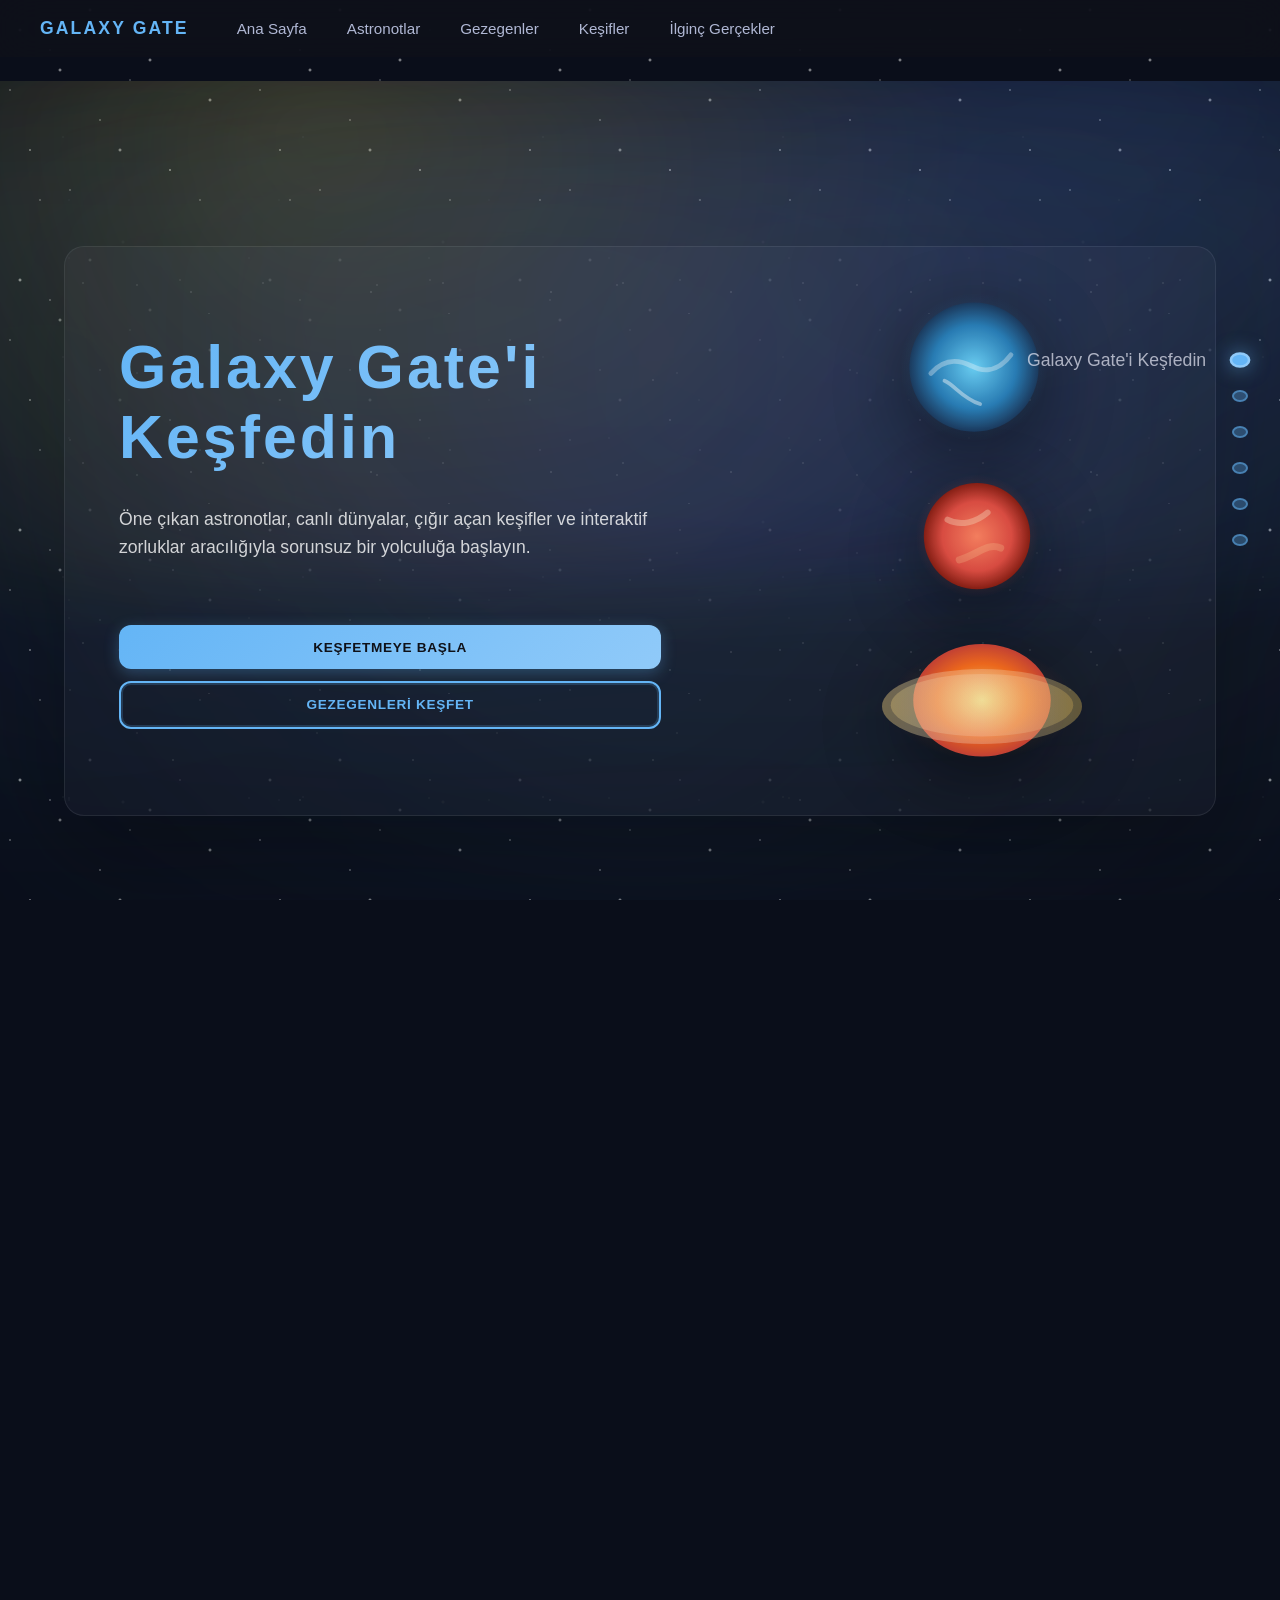
<file: index.html>
<!DOCTYPE html>
<html lang="tr">
  <head>
    <meta charset="utf-8">
    <meta name="viewport" content="width=device-width, initial-scale=1">
    <title>Galaxy Gate</title>
    <link rel="stylesheet" href="CSS/home.css">
  </head>
  <body>
    <script src="JS/planets-carousel.js" defer></script>
    <script src="JS/scroll-sections.js" defer></script>
    <header class="top-bar">
      <div class="top-bar__brand">Galaxy Gate</div>
      <nav class="top-bar__nav">
        <a href="#hero" class="nav-link">Ana Sayfa</a>
        <a href="#astronauts" class="nav-link">Astronotlar</a>
        <a href="#planets" class="nav-link">Gezegenler</a>
        <a href="#discoveries" class="nav-link">Keşifler</a>
        <a href="#facts" class="nav-link">İlginç Gerçekler</a>
      </nav>
    </header>

    <main class="sections">
      <section id="hero" class="gg-section gg-section--hero is-active">
        <div class="section-inner">
          <div class="hero-backdrop">
            <div class="hero-backdrop__gradient"></div>
            <div class="hero-backdrop__stars"></div>
            <img src="images/planets/backdrop-blue.svg" alt="Mavi gezegen" class="hero-backdrop__planet hero-backdrop__planet--blue">
            <img src="images/planets/backdrop-red.svg" alt="Kırmızı gezegen" class="hero-backdrop__planet hero-backdrop__planet--red">
          </div>
          <div class="hero-background"></div>
          <div class="hero-sky"></div>
          <div class="hero-stars"></div>
          <div class="hero-celestials">
            <img src="images/planets/earth.svg" alt="Dünya" class="hero-planet hero-planet--earth">
            <img src="images/planets/mars.svg" alt="Mars" class="hero-planet hero-planet--mars">
            <img src="images/planets/saturn.svg" alt="Satürn" class="hero-planet hero-planet--saturn">
          </div>
          <div class="section-content">
            <h1>Galaxy Gate'i Keşfedin</h1>
            <p>Öne çıkan astronotlar, canlı dünyalar, çığır açan keşifler ve interaktif zorluklar aracılığıyla sorunsuz bir yolculuğa başlayın.</p>
            <div class="cta-row">
              <a href="#astronauts" class="cta">Keşfetmeye Başla</a>
              <a href="HTML/planets.html" class="cta cta--secondary">Gezegenleri Keşfet</a>
            </div>
          </div>
        </div>
      </section>

      <section id="astronauts" class="gg-section feature-section">
        <div class="feature-content">
          <h2 class="section-title">Astronotlar</h2>
          <p class="section-subtitle">Uzayı keşfeden cesur kaşifleri tanıyın</p>
          
          <div class="astronauts-preview">
            <div class="astronaut-preview-card">
              <img src="images/astronauts/neil-armstrong.jpg" alt="Neil Armstrong">
              <div class="card-info">
                <h4>Neil Armstrong</h4>
                <p>Ay'da yürüyen ilk kişi</p>
              </div>
            </div>
            <div class="astronaut-preview-card">
              <img src="images/astronauts/chris-hadfield.jpg" alt="Chris Hadfield">
              <div class="card-info">
                <h4>Chris Hadfield</h4>
                <p>ISS Komutanı</p>
              </div>
            </div>
            <div class="astronaut-preview-card">
              <img src="images/astronauts/christina-koch.jpg" alt="Christina Koch">
              <div class="card-info">
                <h4>Christina Koch</h4>
                <p>Rekor kıran astronot</p>
              </div>
            </div>
            <div class="astronaut-preview-card">
              <img src="images/astronauts/thomas-pesquet.jpg" alt="Thomas Pesquet">
              <div class="card-info">
                <h4>Thomas Pesquet</h4>
                <p>ESA Astronotu</p>
              </div>
            </div>
          </div>
          
          <div class="cta-center">
            <a href="HTML/astronauts.html" class="cta">Tüm Astronotları Gör</a>
          </div>
        </div>
      </section>

      <section id="planets" class="gg-section feature-section">
        <div class="feature-content">
          <h2 class="section-title">Gezegenler</h2>
          <p class="section-subtitle">Güneş sistemimizdeki sekiz gezegeni keşfedin</p>
          
          <!-- 3D Planets Carousel -->
          <div class="planets-3d-container">
            <div class="planets-3d-carousel" id="planetsCarousel">
              <div class="planet-3d-item" data-planet="mercury">
                <div class="planet-3d-media">
                  <video autoplay loop muted playsinline>
                    <source src="3D Planets/Mercury.mp4" type="video/mp4">
                  </video>
                </div>
                <div class="planet-3d-info">
                  <h3>Merkür</h3>
                  <p>En yakın gezegen</p>
                </div>
              </div>
              
              <div class="planet-3d-item" data-planet="venus">
                <div class="planet-3d-media">
                  <video autoplay loop muted playsinline>
                    <source src="3D Planets/Venus.mp4" type="video/mp4">
                  </video>
                </div>
                <div class="planet-3d-info">
                  <h3>Venüs</h3>
                  <p>En sıcak gezegen</p>
                </div>
              </div>
              
              <div class="planet-3d-item active" data-planet="earth">
                <div class="planet-3d-media">
                  <video autoplay loop muted playsinline>
                    <source src="3D Planets/Earth.mp4" type="video/mp4">
                  </video>
                </div>
                <div class="planet-3d-info">
                  <h3>Dünya</h3>
                  <p>Evimiz</p>
                </div>
              </div>
              
              <div class="planet-3d-item" data-planet="mars">
                <div class="planet-3d-media">
                  <video autoplay loop muted playsinline>
                    <source src="3D Planets/Mars.mp4" type="video/mp4">
                  </video>
                </div>
                <div class="planet-3d-info">
                  <h3>Mars</h3>
                  <p>Kırmızı gezegen</p>
                </div>
              </div>
              
              <div class="planet-3d-item" data-planet="jupiter">
                <div class="planet-3d-media">
                  <video autoplay loop muted playsinline>
                    <source src="3D Planets/Jupiter.mp4" type="video/mp4">
                  </video>
                </div>
                <div class="planet-3d-info">
                  <h3>Jüpiter</h3>
                  <p>En büyük gezegen</p>
                </div>
              </div>
              
              <div class="planet-3d-item" data-planet="saturn">
                <div class="planet-3d-media">
                  <img src="3D Planets/Saturn.gif" alt="Saturn">
                </div>
                <div class="planet-3d-info">
                  <h3>Satürn</h3>
                  <p>Halkalı gezegen</p>
                </div>
              </div>
              
              <div class="planet-3d-item" data-planet="uranus">
                <div class="planet-3d-media">
                  <video autoplay loop muted playsinline>
                    <source src="3D Planets/Uranus.mp4" type="video/mp4">
                  </video>
                </div>
                <div class="planet-3d-info">
                  <h3>Uranüs</h3>
                  <p>Yan yatık gezegen</p>
                </div>
              </div>
              
              <div class="planet-3d-item" data-planet="neptune">
                <div class="planet-3d-media">
                  <video autoplay loop muted playsinline>
                    <source src="3D Planets/Neptun.mp4" type="video/mp4">
                  </video>
                </div>
                <div class="planet-3d-info">
                  <h3>Neptün</h3>
                  <p>En uzak gezegen</p>
                </div>
              </div>
            </div>
            
            <!-- Navigation Buttons -->
            <button class="planet-nav-btn planet-nav-prev" id="prevPlanet" aria-label="Önceki gezegen">
              <svg width="24" height="24" viewBox="0 0 24 24" fill="none" stroke="currentColor" stroke-width="2">
                <path d="M15 18l-6-6 6-6"/>
              </svg>
            </button>
            <button class="planet-nav-btn planet-nav-next" id="nextPlanet" aria-label="Sonraki gezegen">
              <svg width="24" height="24" viewBox="0 0 24 24" fill="none" stroke="currentColor" stroke-width="2">
                <path d="M9 18l6-6-6-6"/>
              </svg>
            </button>
            
            <!-- Planet Indicators -->
            <div class="planet-indicators">
              <button class="planet-indicator" data-index="0" aria-label="Merkür"></button>
              <button class="planet-indicator" data-index="1" aria-label="Venüs"></button>
              <button class="planet-indicator active" data-index="2" aria-label="Dünya"></button>
              <button class="planet-indicator" data-index="3" aria-label="Mars"></button>
              <button class="planet-indicator" data-index="4" aria-label="Jüpiter"></button>
              <button class="planet-indicator" data-index="5" aria-label="Satürn"></button>
              <button class="planet-indicator" data-index="6" aria-label="Uranüs"></button>
              <button class="planet-indicator" data-index="7" aria-label="Neptün"></button>
            </div>
          </div>
          
          <div class="cta-center">
            <a href="HTML/planets.html" class="cta">Tüm Gezegenleri Keşfet</a>
          </div>
        </div>
      </section>

      <section id="discoveries" class="gg-section discoveries-section">
        <div class="feature-content">
          <h2 class="section-title">Keşifler</h2>
          <p class="section-subtitle">NASA'nın ötegezegen keşiflerini keşfedin</p>
          
          <div class="feature-grid">
            <div class="feature-card">
              <h3>Proxima Centauri b</h3>
              <p>Dünya'ya sadece 4.2 ışık yılı uzaklıkta bilinen en yakın ötegezegen, potansiyel olarak yaşanabilir kayalık dünya.</p>
              <a href="HTML/discoveries.html">Daha Fazla Bilgi</a>
            </div>
            <div class="feature-card">
              <h3>TRAPPIST-1 Sistemi</h3>
              <p>Yedi Dünya boyutundaki gezegenden oluşan ünlü sistem, yaşamı destekleme potansiyeli yüksek.</p>
              <a href="HTML/discoveries.html">Daha Fazla Bilgi</a>
            </div>
            <div class="feature-card">
              <h3>Kepler-452b</h3>
              <p>"Dünya 2.0" olarak adlandırılan, Güneş benzeri bir yıldızın etrafındaki yaşanabilir bölgede kayalık gezegen.</p>
              <a href="HTML/discoveries.html">Daha Fazla Bilgi</a>
            </div>
          </div>
        </div>
      </section>

      <section id="facts" class="gg-section facts-section">
        <div class="feature-content">
          <h2 class="section-title">İlginç Gerçekler</h2>
          <p class="section-subtitle">Uzayın büyüleyici dünyasından şaşırtıcı bilgiler keşfedin</p>
          
          <div class="feature-grid">
            <div class="feature-card">
              <h3>🌍 Dünya'nın Hızı</h3>
              <p>Dünya, Güneş etrafında saatte yaklaşık 107,000 km hızla dönüyor. Bu, bir jet uçağından 30 kat daha hızlı!</p>
              <a href="HTML/facts.html">Daha Fazla Bilgi</a>
            </div>
            <div class="feature-card">
              <h3>☀️ Güneş'in Büyüklüğü</h3>
              <p>Güneş o kadar büyük ki, içine 1.3 milyon Dünya sığabilir. Kütlesi Güneş sisteminin %99.86'sını oluşturur.</p>
              <a href="HTML/facts.html">Daha Fazla Bilgi</a>
            </div>
            <div class="feature-card">
              <h3>🪐 Satürn'ün Halkaları</h3>
              <p>Satürn'ün halkaları çoğunlukla buz parçacıklarından oluşur. Bazı parçacıklar bir ev kadar büyük olabilir!</p>
              <a href="HTML/facts.html">Daha Fazla Bilgi</a>
            </div>
          </div>
        </div>
      </section>

      <section id="footer" class="gg-section">
        <div class="section-inner section-inner--foot">
          <div class="section-content">
            <h2 class="footer-heading">Galaxy Gate</h2>
            <p class="footer-description">Uzay meraklıları ve meraklı zihinler için hafif bir destinasyon. Canlı arşivlere, canlı gezegen turlarına ve interaktif zorluklara dalın.</p>
            <p class="footer-links">
              <a href="HTML/astronauts.html">Astronotlar</a>
              <a href="HTML/planets.html">Gezegenler</a>
              <a href="HTML/discoveries.html">Keşifler</a>
              <a href="HTML/facts.html">İlginç Gerçekler</a>
            </p>
          </div>
        </div>
      </section>
    </main>
  </body>
</html>
</file>
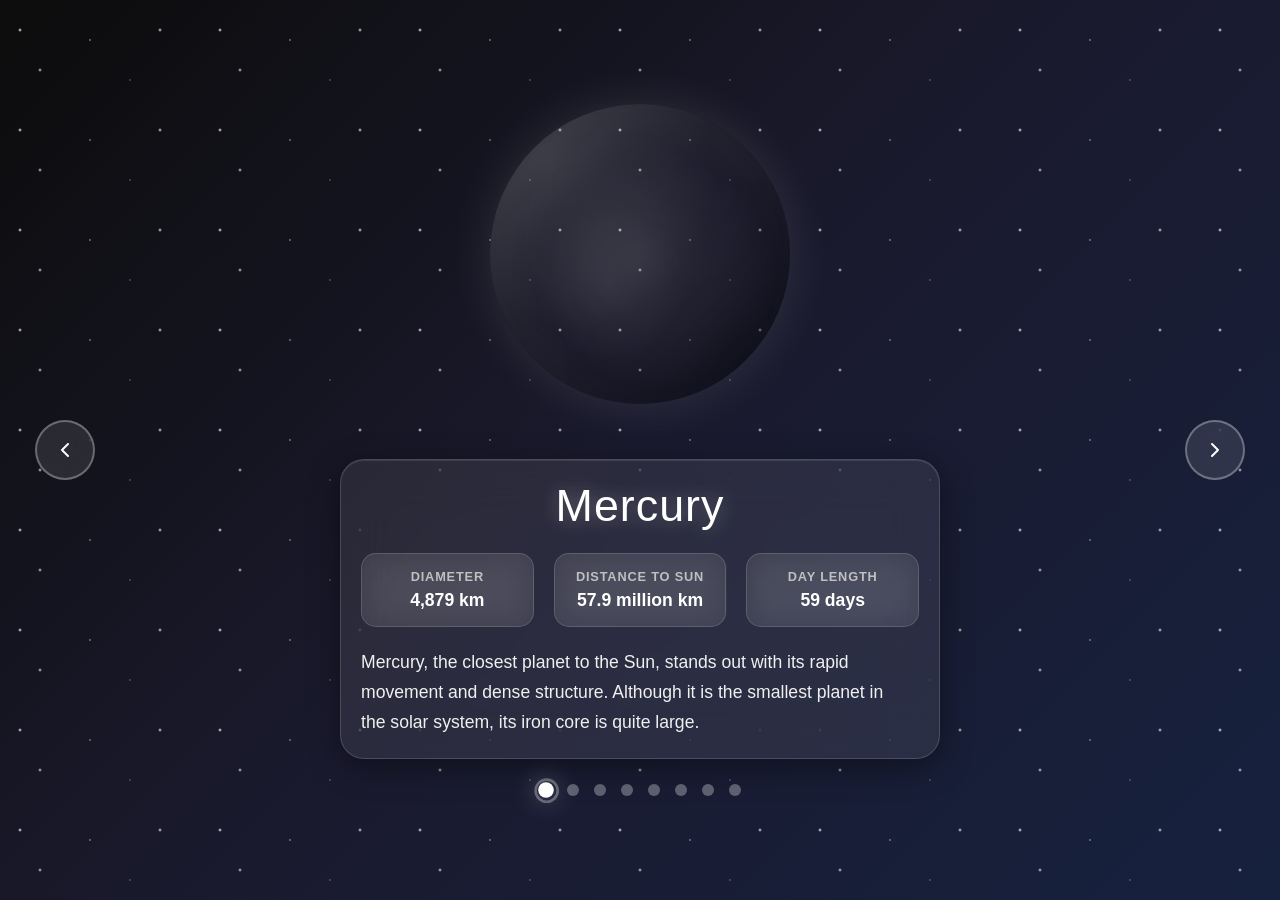
<file: planets.html>
<!DOCTYPE html>
<html lang="tr">
<head>
    <meta charset="UTF-8">
    <meta name="viewport" content="width=device-width, initial-scale=1.0">
    <title>Galaxy Gate</title>
    <link rel="stylesheet" href="style.css">
</head>
<body>
    <div class="stars"></div>
    <div class="container">
        <!-- Navigation Arrows -->
        <button class="nav-arrow left" id="prevPlanet">
            <svg width="24" height="24" viewBox="0 0 24 24" fill="none" xmlns="http://www.w3.org/2000/svg">
                <path d="M15 18L9 12L15 6" stroke="currentColor" stroke-width="2" stroke-linecap="round" stroke-linejoin="round"/>
            </svg>
        </button>
        
        <button class="nav-arrow right" id="nextPlanet">
            <svg width="24" height="24" viewBox="0 0 24 24" fill="none" xmlns="http://www.w3.org/2000/svg">
                <path d="M9 18L15 12L9 6" stroke="currentColor" stroke-width="2" stroke-linecap="round" stroke-linejoin="round"/>
            </svg>
        </button>

        <!-- Planet Container -->
        <div class="planet-container">
            <div class="planet" id="planet">
                <div class="planet-surface"></div>
                <div class="planet-atmosphere"></div>
                <div class="planet-rings" id="planetRings"></div>
            </div>
        </div>

        <!-- Planet Info Card -->
        <div class="info-card">
            <h1 class="planet-name" id="planetName">Mercury</h1>
            <div class="planet-stats">
                <div class="stat">
                    <span class="stat-label">DIAMETER</span>
                    <span class="stat-value" id="planetDiameter">4,879 km</span>
                </div>
                <div class="stat">
                    <span class="stat-label">DISTANCE TO SUN</span>
                    <span class="stat-value" id="planetDistance">57.9 million km</span>
                </div>
                <div class="stat">
                    <span class="stat-label">DAY LENGTH</span>
                    <span class="stat-value" id="planetDay">59 days</span>
                </div>
            </div>
            <p class="planet-description" id="planetDescription">
                Mercury, the closest planet to the Sun, stands out with its rapid movement and dense structure. 
                Although it is the smallest planet in the solar system, its iron core is quite large.
            </p>
        </div>

        <!-- Planet Indicators -->
        <div class="planet-indicators">
            <div class="indicator active" data-planet="0"></div>
            <div class="indicator" data-planet="1"></div>
            <div class="indicator" data-planet="2"></div>
            <div class="indicator" data-planet="3"></div>
            <div class="indicator" data-planet="4"></div>
            <div class="indicator" data-planet="5"></div>
            <div class="indicator" data-planet="6"></div>
            <div class="indicator" data-planet="7"></div>
        </div>
    </div>

    <script>
        // Gezegen verileri JSON dosyasından yüklenecek
        let planets = [];
        let currentPlanetIndex = 0;

        // DOM elementleri
        const planetElement = document.getElementById('planet');
        const planetName = document.getElementById('planetName');
        const planetDiameter = document.getElementById('planetDiameter');
        const planetDistance = document.getElementById('planetDistance');
        const planetDay = document.getElementById('planetDay');
        const planetDescription = document.getElementById('planetDescription');
        const planetRings = document.getElementById('planetRings');
        const indicators = document.querySelectorAll('.indicator');
        const navigationArrows = document.querySelectorAll('.nav-arrow');
        const planetInfoCard = document.querySelector('.info-card');
        const planetContainer = document.querySelector('.planet-container');

        // JSON dosyasından gezegen verilerini yükle
        async function loadPlanets() {
            try {
                const response = await fetch('planets.json');
                planets = await response.json();
                updatePlanet(0);
            } catch (error) {
                console.error('Gezegen verileri yüklenirken hata oluştu:', error);
                navigationArrows.forEach(arrow => arrow.style.display = 'none');
                planetInfoCard.style.display = 'none';
                planetContainer.style.display = 'none';
                indicators.forEach(indicator => indicator.style.display = 'none');
                const displayError = document.createElement('div');
                displayError.className = 'error-message';
                displayError.innerHTML = '<h1>Gezegenler yüklenirken bir hata oluştu</h1>';
                document.body.appendChild(displayError);
            }
        }

        // Gezegen güncelleme fonksiyonu
        function updatePlanet(index) {
            if (!planets[index]) return;
            
            const planet = planets[index];
            
            // Geçiş animasyonu başlat
            startTransition();
            
            // Animasyon tamamlandıktan sonra içeriği güncelle
            setTimeout(() => {
                // Gezegen rengini güncelle
                planetElement.style.setProperty('--planet-color', planet.color);
                
                // Bilgileri güncelle
                planetName.textContent = planet.name;
                planetDiameter.textContent = planet.diameter;
                planetDistance.textContent = planet.distance;
                planetDay.textContent = planet.dayLength;
                planetDescription.textContent = planet.description;
                
                // Halkaları göster/gizle
                if (planet.hasRings) {
                    planetRings.style.display = 'block';
                } else {
                    planetRings.style.display = 'none';
                }
                
                // Göstergeleri güncelle
                indicators.forEach((indicator, i) => {
                    indicator.classList.toggle('active', i === index);
                });
                
                // Geçiş animasyonunu bitir
                endTransition();
            }, 300);
        }

        // Geçiş animasyonu başlatma
        function startTransition() {
            planetElement.classList.add('transitioning');
            planetName.classList.add('transitioning');
            planetDiameter.classList.add('transitioning');
            planetDistance.classList.add('transitioning');
            planetDay.classList.add('transitioning');
            planetDescription.classList.add('transitioning');
            planetRings.classList.add('transitioning');
        }

        // Geçiş animasyonu bitirme
        function endTransition() {
            setTimeout(() => {
                // Eski transitioning class'ları kaldır
                planetElement.classList.remove('transitioning');
                planetName.classList.remove('transitioning');
                planetDiameter.classList.remove('transitioning');
                planetDistance.classList.remove('transitioning');
                planetDay.classList.remove('transitioning');
                planetDescription.classList.remove('transitioning');
                planetRings.classList.remove('transitioning');
                
                // Yeni entering animasyonlarını başlat
                planetElement.classList.add('entering');
                planetName.classList.add('entering');
                planetDiameter.classList.add('entering');
                planetDistance.classList.add('entering');
                planetDay.classList.add('entering');
                planetDescription.classList.add('entering');
                planetRings.classList.add('entering');
                
                // Entering animasyonlarını temizle
                setTimeout(() => {
                    planetElement.classList.remove('entering');
                    planetName.classList.remove('entering');
                    planetDiameter.classList.remove('entering');
                    planetDistance.classList.remove('entering');
                    planetDay.classList.remove('entering');
                    planetDescription.classList.remove('entering');
                    planetRings.classList.remove('entering');
                }, 1200);
            }, 100);
        }

        // Sonraki gezegen
        function nextPlanet() {
            currentPlanetIndex = (currentPlanetIndex + 1) % planets.length;
            updatePlanet(currentPlanetIndex);
        }

        // Önceki gezegen
        function prevPlanet() {
            currentPlanetIndex = (currentPlanetIndex - 1 + planets.length) % planets.length;
            updatePlanet(currentPlanetIndex);
        }

        // Event listeners
        document.getElementById('nextPlanet').addEventListener('click', nextPlanet);
        document.getElementById('prevPlanet').addEventListener('click', prevPlanet);

        // Gösterge tıklama
        indicators.forEach((indicator, index) => {
            indicator.addEventListener('click', () => {
                currentPlanetIndex = index;
                updatePlanet(currentPlanetIndex);
            });
        });

        // Klavye navigasyonu
        document.addEventListener('keydown', (e) => {
            if (e.key === 'ArrowLeft') {
                prevPlanet();
            } else if (e.key === 'ArrowRight') {
                nextPlanet();
            }
        });

        // Sayfa yüklendiğinde gezegen verilerini yükle
        loadPlanets();
    </script>
</body>
</html>
</file>
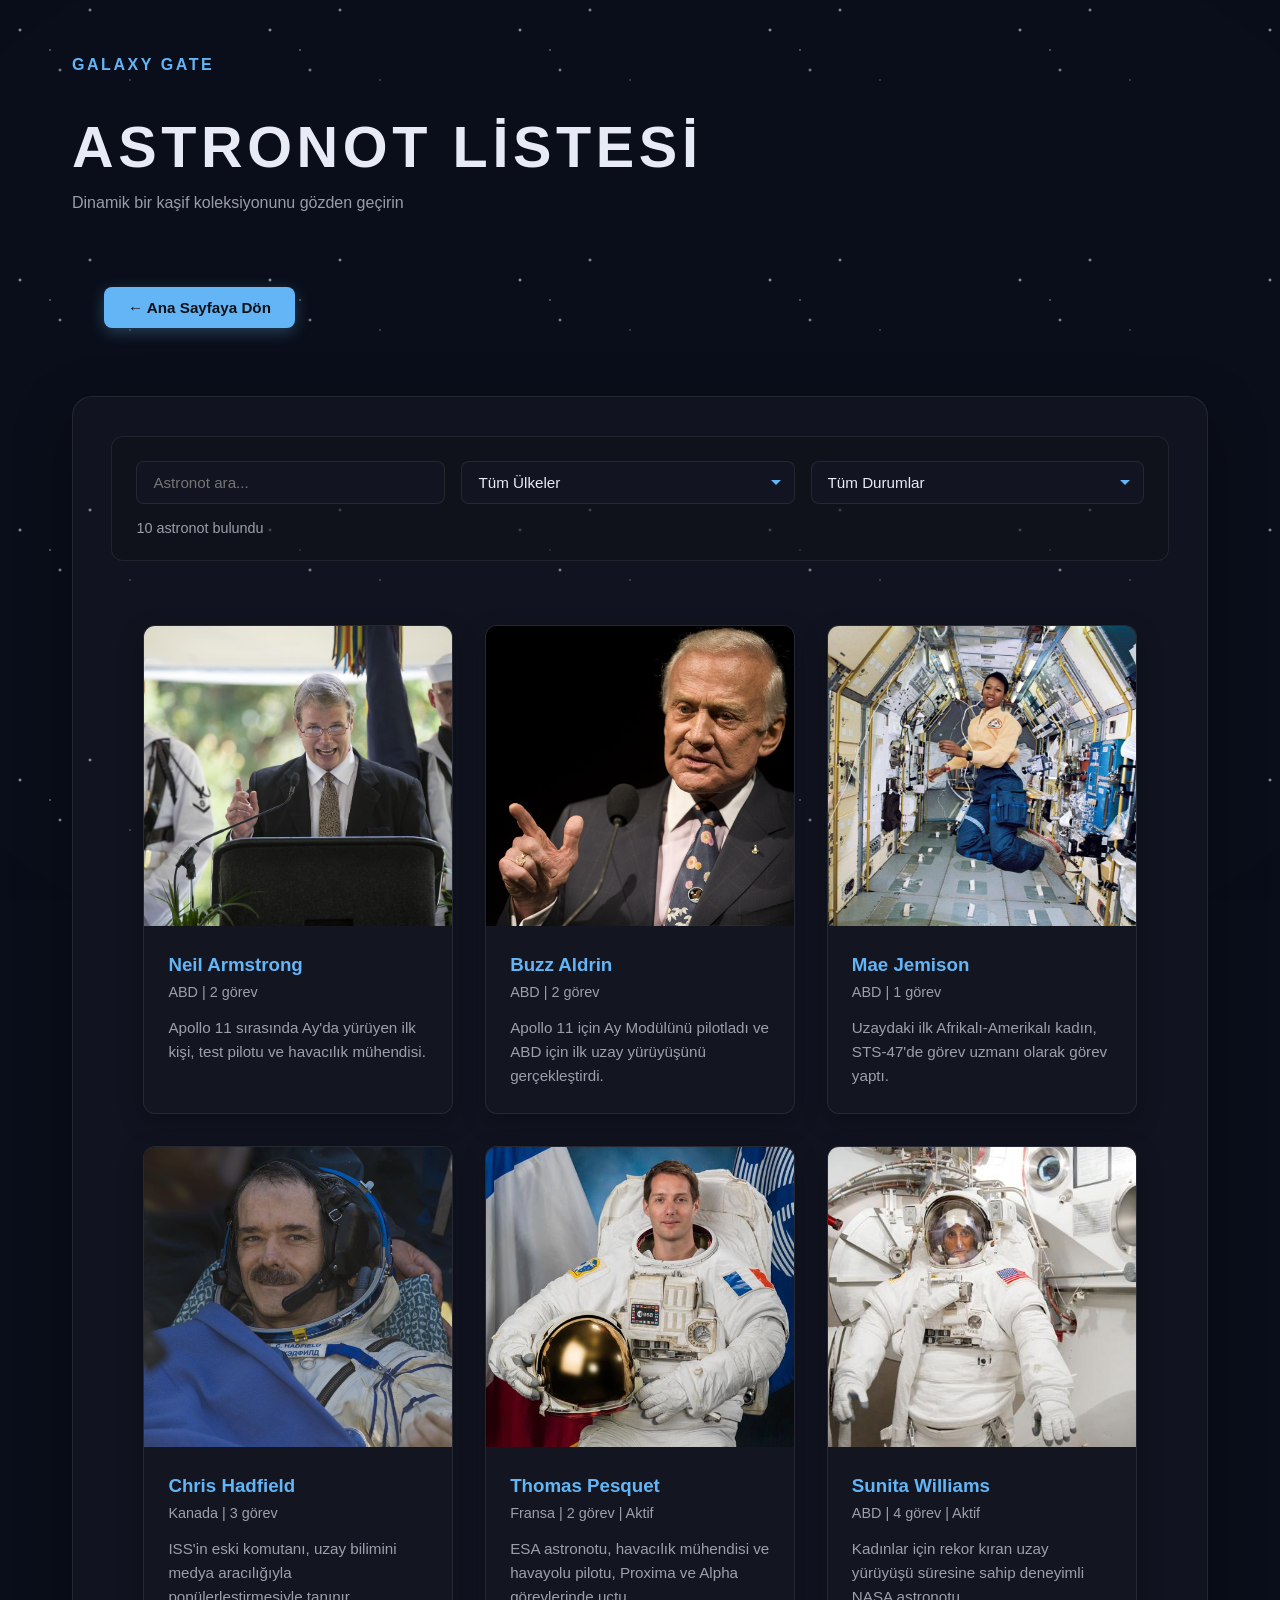
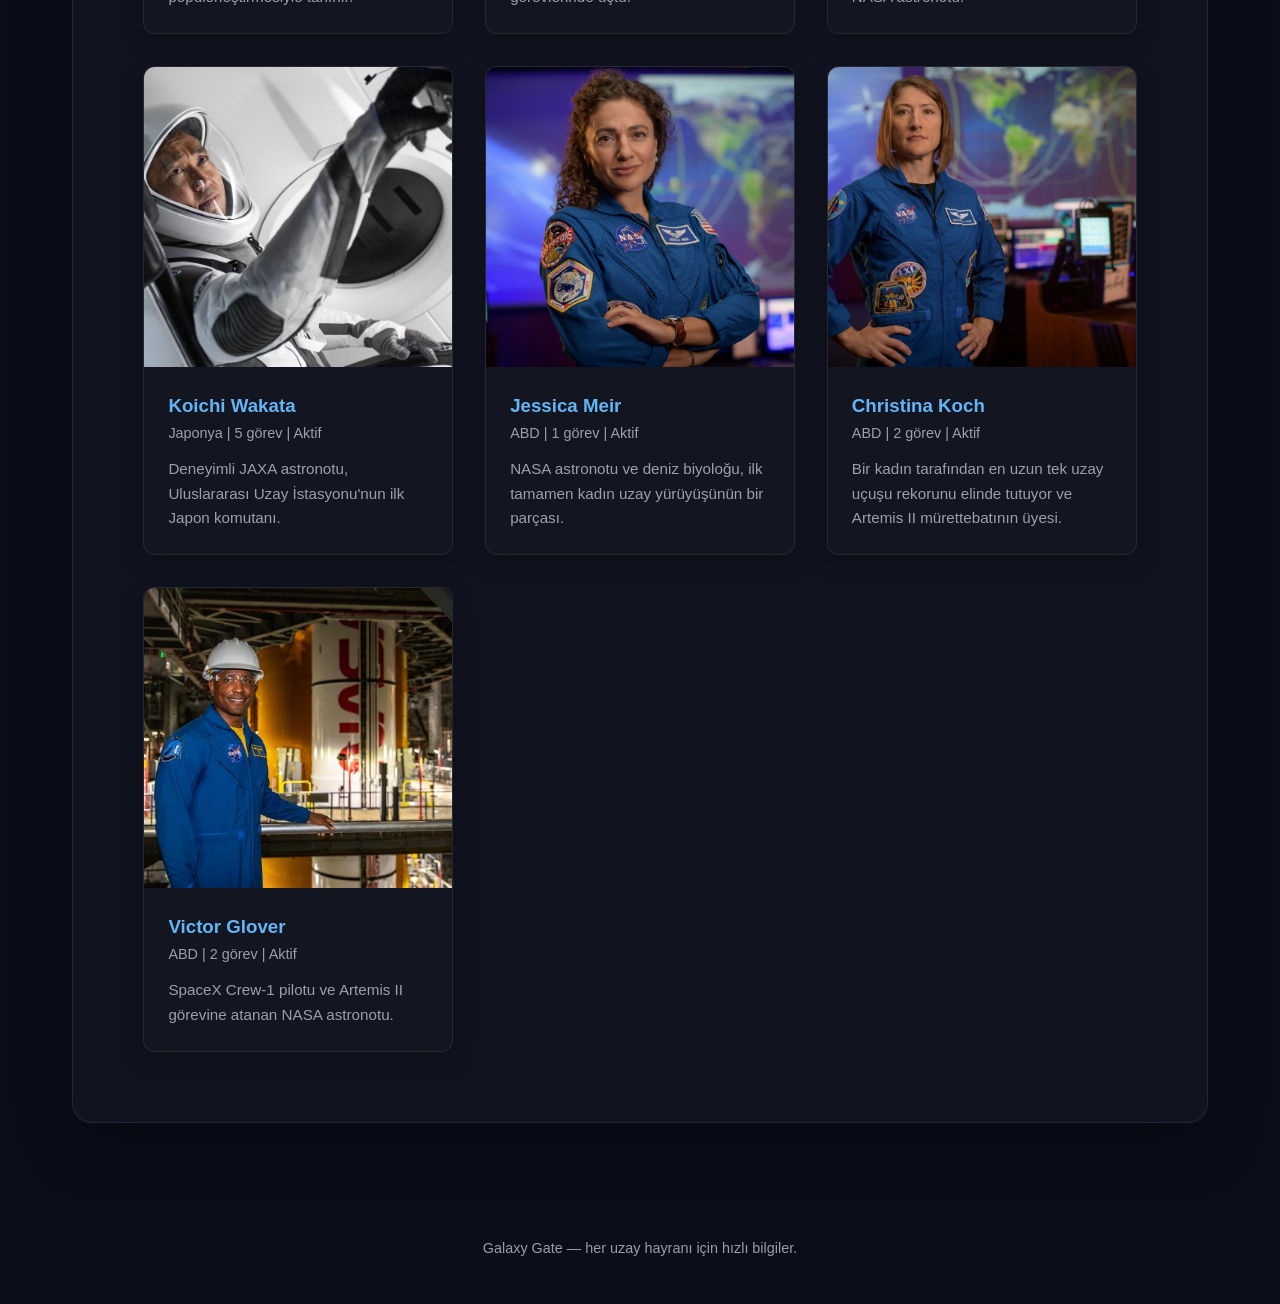
<file: HTML/astronauts.html>
<!DOCTYPE html>
<html lang="tr">
  <head>
    <meta charset="utf-8">
    <meta name="viewport" content="width=device-width, initial-scale=1">
    <title>Astronotlar - Galaxy Gate</title>
    <link rel="stylesheet" href="../CSS/common.css" />
    <link rel="stylesheet" href="../CSS/astronauts.css" />
  </head>
  <body>
    <div class="stars"></div>
    <header class="page-header">
      <div class="page-header__inner">
        <a class="brand" href="../index.html">Galaxy Gate</a>
      </div>
      <div class="page-header__hero">
        <h1>Astronot Listesi</h1>
        <p>Dinamik bir kaşif koleksiyonunu gözden geçirin</p>
      </div>
    </header>

    <main>
      <div class="back-link-wrapper">
        <a href="../index.html" class="back-link">← Ana Sayfaya Dön</a>
      </div>
      <section class="list-wrapper">
        <div class="astronauts-grid">
          <article class="card">
            <img src="../images/astronauts/neil-armstrong.jpg" alt="Neil Armstrong">
            <div class="card-content">
              <h3>Neil Armstrong</h3>
              <div class="card-meta">ABD | 2 görev</div>
              <p class="card-bio">Apollo 11 sırasında Ay'da yürüyen ilk kişi, test pilotu ve havacılık mühendisi.</p>
            </div>
          </article>

          <article class="card">
            <img src="../images/astronauts/buzz-aldrin.jpg" alt="Buzz Aldrin">
            <div class="card-content">
              <h3>Buzz Aldrin</h3>
              <div class="card-meta">ABD | 2 görev</div>
              <p class="card-bio">Apollo 11 için Ay Modülünü pilotladı ve ABD için ilk uzay yürüyüşünü gerçekleştirdi.</p>
            </div>
          </article>

          <article class="card">
            <img src="../images/astronauts/mae-jemison.jpg" alt="Mae Jemison">
            <div class="card-content">
              <h3>Mae Jemison</h3>
              <div class="card-meta">ABD | 1 görev</div>
              <p class="card-bio">Uzaydaki ilk Afrikalı-Amerikalı kadın, STS-47'de görev uzmanı olarak görev yaptı.</p>
            </div>
          </article>

          <article class="card">
            <img src="../images/astronauts/chris-hadfield.jpg" alt="Chris Hadfield">
            <div class="card-content">
              <h3>Chris Hadfield</h3>
              <div class="card-meta">Kanada | 3 görev</div>
              <p class="card-bio">ISS'in eski komutanı, uzay bilimini medya aracılığıyla popülerleştirmesiyle tanınır.</p>
            </div>
          </article>

          <article class="card">
            <img src="../images/astronauts/thomas-pesquet.jpg" alt="Thomas Pesquet">
            <div class="card-content">
              <h3>Thomas Pesquet</h3>
              <div class="card-meta">Fransa | 2 görev | Aktif</div>
              <p class="card-bio">ESA astronotu, havacılık mühendisi ve havayolu pilotu, Proxima ve Alpha görevlerinde uçtu.</p>
            </div>
          </article>

          <article class="card">
            <img src="../images/astronauts/sunita-williams.jpg" alt="Sunita Williams">
            <div class="card-content">
              <h3>Sunita Williams</h3>
              <div class="card-meta">ABD | 4 görev | Aktif</div>
              <p class="card-bio">Kadınlar için rekor kıran uzay yürüyüşü süresine sahip deneyimli NASA astronotu.</p>
            </div>
          </article>

          <article class="card">
            <img src="../images/astronauts/koichi-wakata.jpg" alt="Koichi Wakata">
            <div class="card-content">
              <h3>Koichi Wakata</h3>
              <div class="card-meta">Japonya | 5 görev | Aktif</div>
              <p class="card-bio">Deneyimli JAXA astronotu, Uluslararası Uzay İstasyonu'nun ilk Japon komutanı.</p>
            </div>
          </article>

          <article class="card">
            <img src="../images/astronauts/jessica-meir.jpg" alt="Jessica Meir">
            <div class="card-content">
              <h3>Jessica Meir</h3>
              <div class="card-meta">ABD | 1 görev | Aktif</div>
              <p class="card-bio">NASA astronotu ve deniz biyoloğu, ilk tamamen kadın uzay yürüyüşünün bir parçası.</p>
            </div>
          </article>

          <article class="card">
            <img src="../images/astronauts/christina-koch.jpg" alt="Christina Koch">
            <div class="card-content">
              <h3>Christina Koch</h3>
              <div class="card-meta">ABD | 2 görev | Aktif</div>
              <p class="card-bio">Bir kadın tarafından en uzun tek uzay uçuşu rekorunu elinde tutuyor ve Artemis II mürettebatının üyesi.</p>
            </div>
          </article>

          <article class="card">
            <img src="../images/astronauts/victor-glover.jpg" alt="Victor Glover">
            <div class="card-content">
              <h3>Victor Glover</h3>
              <div class="card-meta">ABD | 2 görev | Aktif</div>
              <p class="card-bio">SpaceX Crew-1 pilotu ve Artemis II görevine atanan NASA astronotu.</p>
            </div>
          </article>
        </div>
      </section>
    </main>

    <footer class="page-footer">
      <p>Galaxy Gate — her uzay hayranı için hızlı bilgiler.</p>
    </footer>
    <script src="../JS/astronauts.js"></script>
  </body>
</html>
</file>
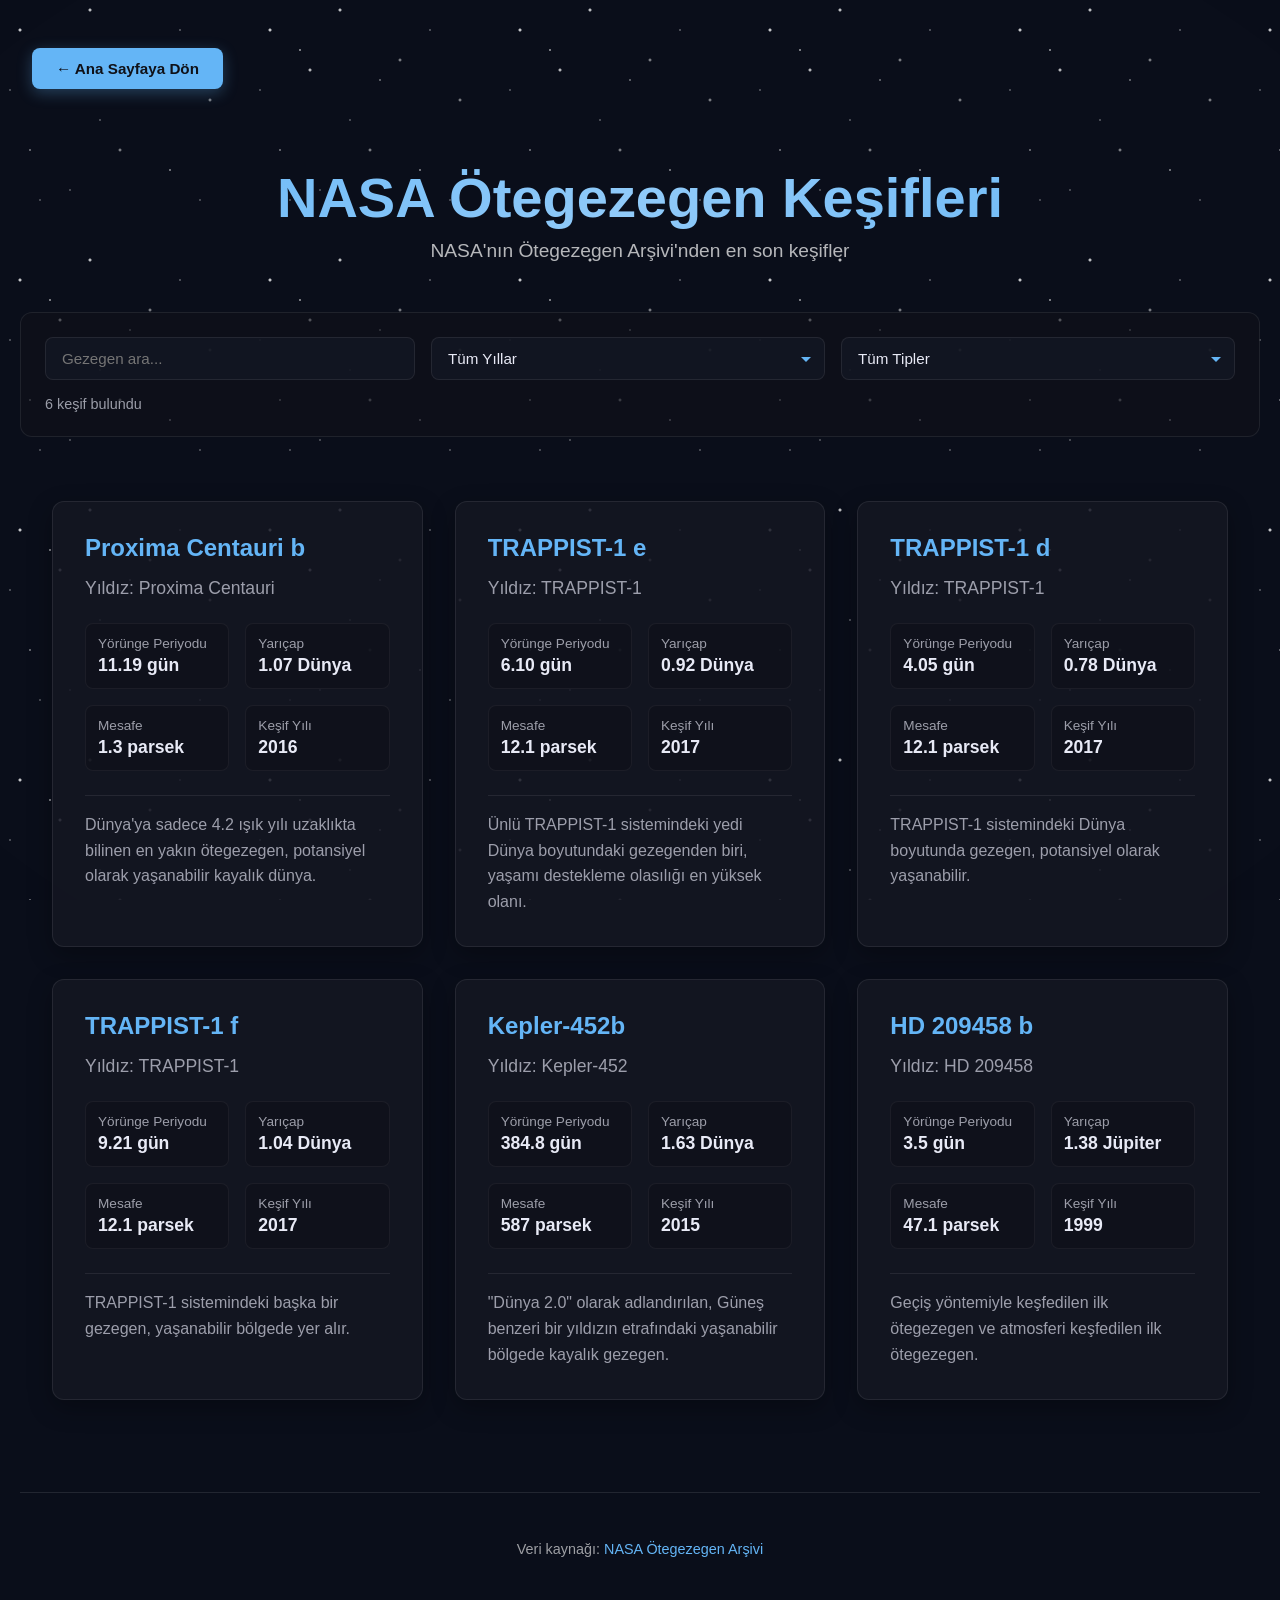
<file: HTML/discoveries.html>
<!DOCTYPE html>
<html lang="tr">
  <head>
    <meta charset="UTF-8" />
    <meta name="viewport" content="width=device-width, initial-scale=1.0" />
    <title>NASA Ötegezegen Keşifleri - Galaxy Gate</title>
    <link rel="stylesheet" href="../CSS/common.css" />
    <link rel="stylesheet" href="../CSS/discoveries.css" />
  </head>
  <body>
    <div class="stars"></div>
    <div class="back-link-wrapper">
      <a href="../index.html" class="back-link">← Ana Sayfaya Dön</a>
    </div>
    <div class="container">
      <header class="header">
        <h1 class="main-title">NASA Ötegezegen Keşifleri</h1>
        <p class="subtitle">NASA'nın Ötegezegen Arşivi'nden en son keşifler</p>
      </header>

      <div class="discoveries-grid">
        <div class="discovery-card">
          <h3>Proxima Centauri b</h3>
          <div class="discovery-host">Yıldız: Proxima Centauri</div>
          <div class="discovery-stats">
            <div class="discovery-stat">
              <span class="discovery-stat-label">Yörünge Periyodu</span>
              <span class="discovery-stat-value">11.19 gün</span>
            </div>
            <div class="discovery-stat">
              <span class="discovery-stat-label">Yarıçap</span>
              <span class="discovery-stat-value">1.07 Dünya</span>
            </div>
            <div class="discovery-stat">
              <span class="discovery-stat-label">Mesafe</span>
              <span class="discovery-stat-value">1.3 parsek</span>
            </div>
            <div class="discovery-stat">
              <span class="discovery-stat-label">Keşif Yılı</span>
              <span class="discovery-stat-value">2016</span>
            </div>
          </div>
          <p class="discovery-description">Dünya'ya sadece 4.2 ışık yılı uzaklıkta bilinen en yakın ötegezegen, potansiyel olarak yaşanabilir kayalık dünya.</p>
        </div>

        <div class="discovery-card">
          <h3>TRAPPIST-1 e</h3>
          <div class="discovery-host">Yıldız: TRAPPIST-1</div>
          <div class="discovery-stats">
            <div class="discovery-stat">
              <span class="discovery-stat-label">Yörünge Periyodu</span>
              <span class="discovery-stat-value">6.10 gün</span>
            </div>
            <div class="discovery-stat">
              <span class="discovery-stat-label">Yarıçap</span>
              <span class="discovery-stat-value">0.92 Dünya</span>
            </div>
            <div class="discovery-stat">
              <span class="discovery-stat-label">Mesafe</span>
              <span class="discovery-stat-value">12.1 parsek</span>
            </div>
            <div class="discovery-stat">
              <span class="discovery-stat-label">Keşif Yılı</span>
              <span class="discovery-stat-value">2017</span>
            </div>
          </div>
          <p class="discovery-description">Ünlü TRAPPIST-1 sistemindeki yedi Dünya boyutundaki gezegenden biri, yaşamı destekleme olasılığı en yüksek olanı.</p>
        </div>

        <div class="discovery-card">
          <h3>TRAPPIST-1 d</h3>
          <div class="discovery-host">Yıldız: TRAPPIST-1</div>
          <div class="discovery-stats">
            <div class="discovery-stat">
              <span class="discovery-stat-label">Yörünge Periyodu</span>
              <span class="discovery-stat-value">4.05 gün</span>
            </div>
            <div class="discovery-stat">
              <span class="discovery-stat-label">Yarıçap</span>
              <span class="discovery-stat-value">0.78 Dünya</span>
            </div>
            <div class="discovery-stat">
              <span class="discovery-stat-label">Mesafe</span>
              <span class="discovery-stat-value">12.1 parsek</span>
            </div>
            <div class="discovery-stat">
              <span class="discovery-stat-label">Keşif Yılı</span>
              <span class="discovery-stat-value">2017</span>
            </div>
          </div>
          <p class="discovery-description">TRAPPIST-1 sistemindeki Dünya boyutunda gezegen, potansiyel olarak yaşanabilir.</p>
        </div>

        <div class="discovery-card">
          <h3>TRAPPIST-1 f</h3>
          <div class="discovery-host">Yıldız: TRAPPIST-1</div>
          <div class="discovery-stats">
            <div class="discovery-stat">
              <span class="discovery-stat-label">Yörünge Periyodu</span>
              <span class="discovery-stat-value">9.21 gün</span>
            </div>
            <div class="discovery-stat">
              <span class="discovery-stat-label">Yarıçap</span>
              <span class="discovery-stat-value">1.04 Dünya</span>
            </div>
            <div class="discovery-stat">
              <span class="discovery-stat-label">Mesafe</span>
              <span class="discovery-stat-value">12.1 parsek</span>
            </div>
            <div class="discovery-stat">
              <span class="discovery-stat-label">Keşif Yılı</span>
              <span class="discovery-stat-value">2017</span>
            </div>
          </div>
          <p class="discovery-description">TRAPPIST-1 sistemindeki başka bir gezegen, yaşanabilir bölgede yer alır.</p>
        </div>

        <div class="discovery-card">
          <h3>Kepler-452b</h3>
          <div class="discovery-host">Yıldız: Kepler-452</div>
          <div class="discovery-stats">
            <div class="discovery-stat">
              <span class="discovery-stat-label">Yörünge Periyodu</span>
              <span class="discovery-stat-value">384.8 gün</span>
            </div>
            <div class="discovery-stat">
              <span class="discovery-stat-label">Yarıçap</span>
              <span class="discovery-stat-value">1.63 Dünya</span>
            </div>
            <div class="discovery-stat">
              <span class="discovery-stat-label">Mesafe</span>
              <span class="discovery-stat-value">587 parsek</span>
            </div>
            <div class="discovery-stat">
              <span class="discovery-stat-label">Keşif Yılı</span>
              <span class="discovery-stat-value">2015</span>
            </div>
          </div>
          <p class="discovery-description">"Dünya 2.0" olarak adlandırılan, Güneş benzeri bir yıldızın etrafındaki yaşanabilir bölgede kayalık gezegen.</p>
        </div>

        <div class="discovery-card">
          <h3>HD 209458 b</h3>
          <div class="discovery-host">Yıldız: HD 209458</div>
          <div class="discovery-stats">
            <div class="discovery-stat">
              <span class="discovery-stat-label">Yörünge Periyodu</span>
              <span class="discovery-stat-value">3.5 gün</span>
            </div>
            <div class="discovery-stat">
              <span class="discovery-stat-label">Yarıçap</span>
              <span class="discovery-stat-value">1.38 Jüpiter</span>
            </div>
            <div class="discovery-stat">
              <span class="discovery-stat-label">Mesafe</span>
              <span class="discovery-stat-value">47.1 parsek</span>
            </div>
            <div class="discovery-stat">
              <span class="discovery-stat-label">Keşif Yılı</span>
              <span class="discovery-stat-value">1999</span>
            </div>
          </div>
          <p class="discovery-description">Geçiş yöntemiyle keşfedilen ilk ötegezegen ve atmosferi keşfedilen ilk ötegezegen.</p>
        </div>
      </div>

      <footer class="footer">
        <p>Veri kaynağı: <a href="https://exoplanetarchive.ipac.caltech.edu/" target="_blank">NASA Ötegezegen Arşivi</a></p>
      </footer>
    </div>
    <script src="../JS/discoveries.js"></script>
  </body>
</html>
</file>
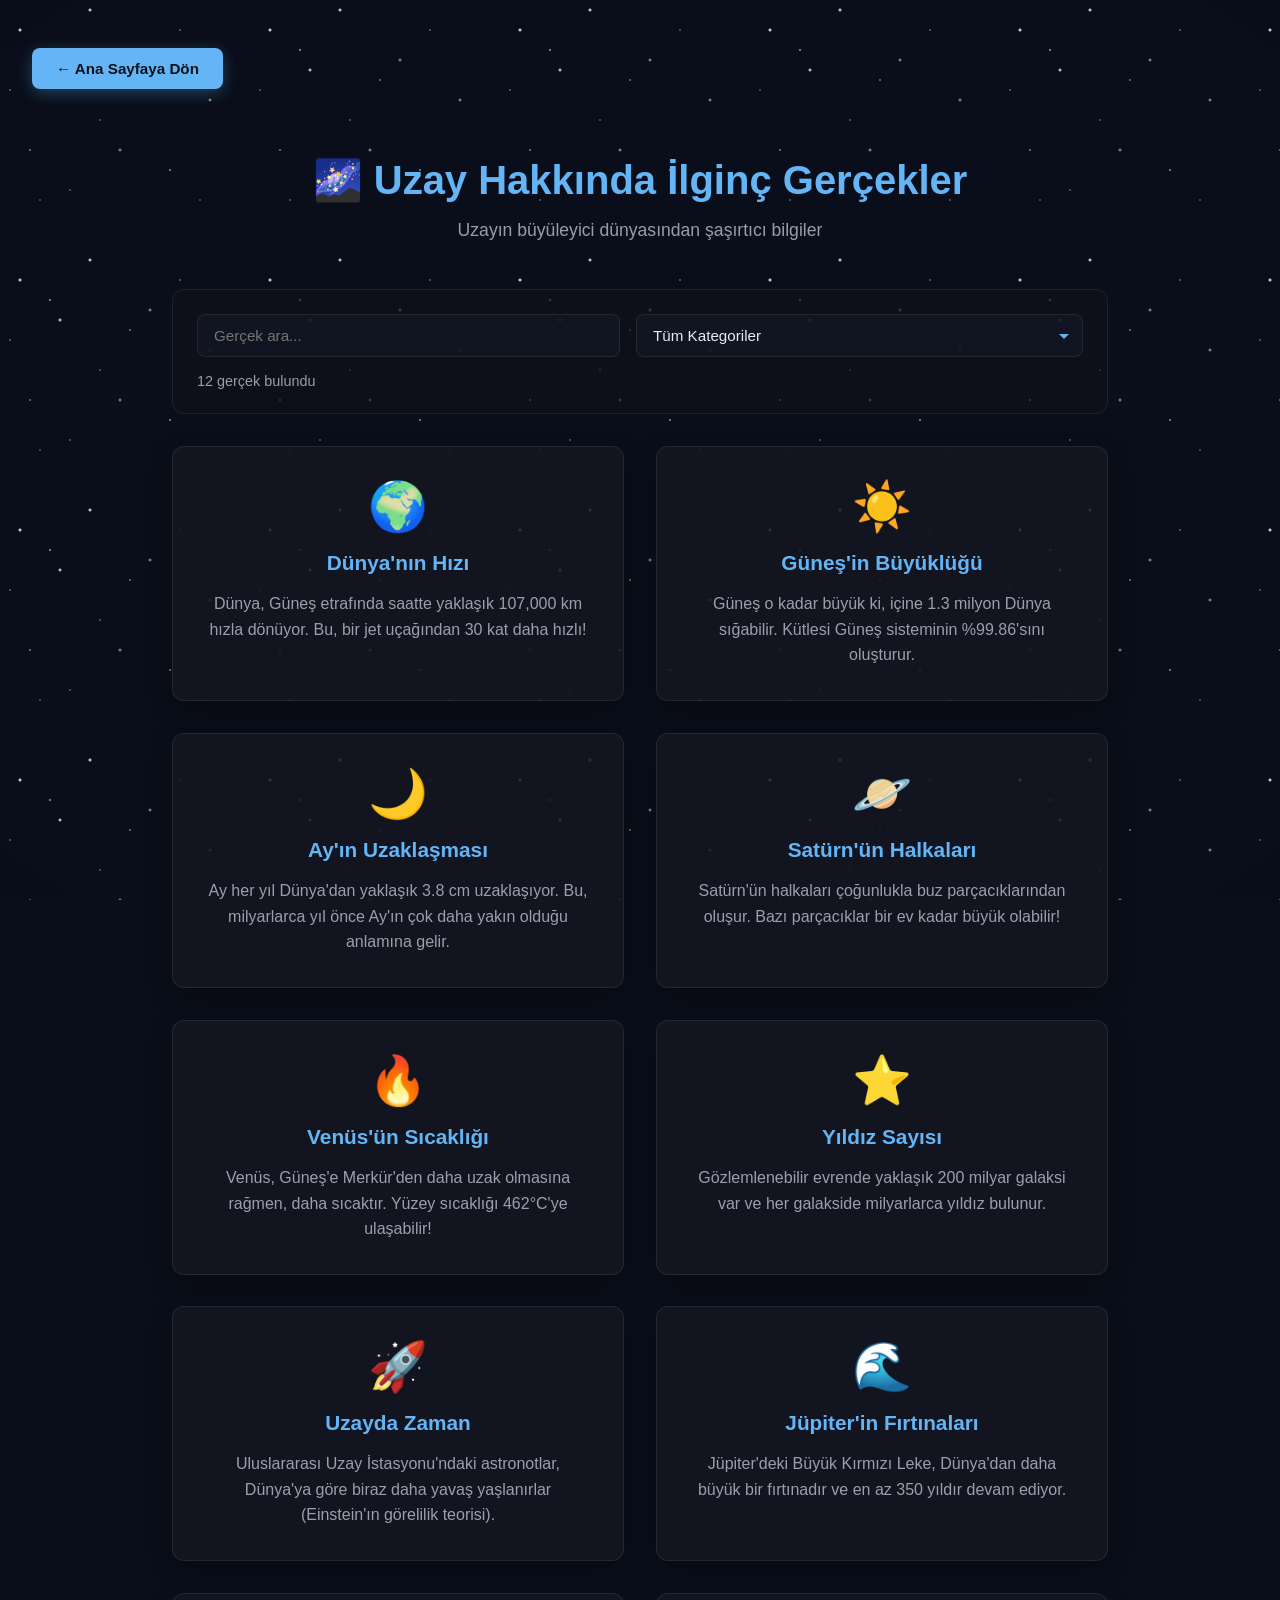
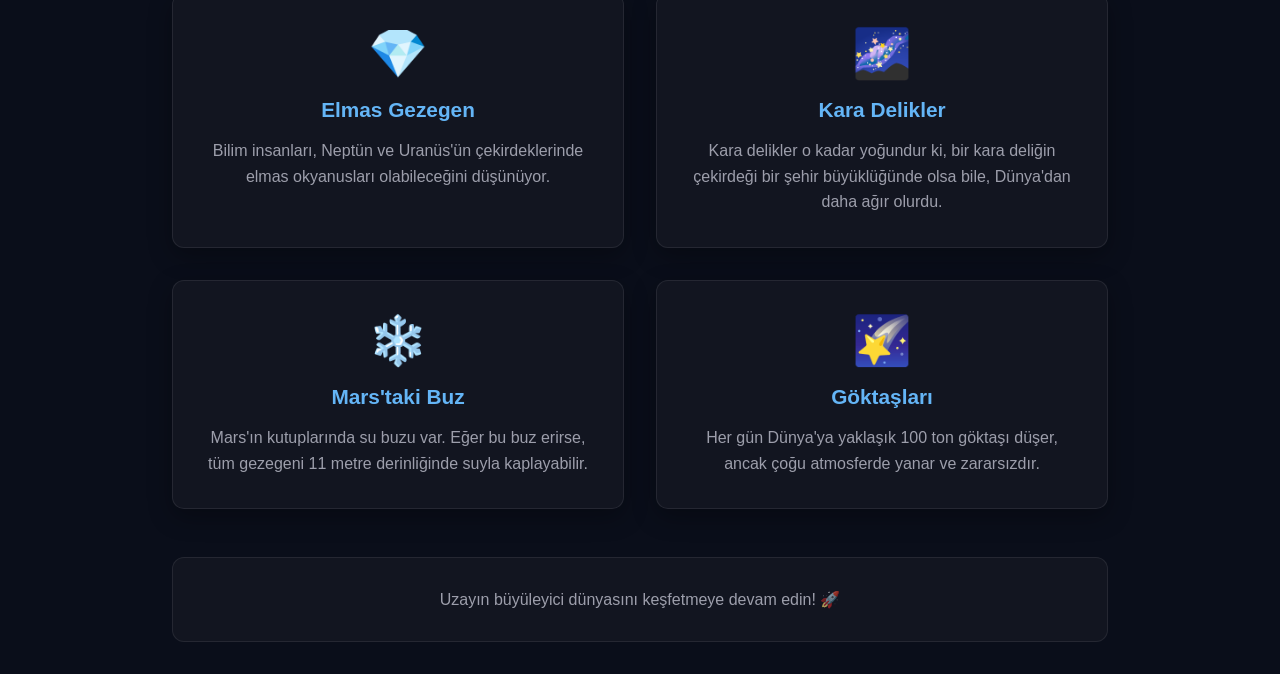
<file: HTML/facts.html>
<!DOCTYPE html>
<html lang="tr">
  <head>
    <meta charset="UTF-8" />
    <meta name="viewport" content="width=device-width, initial-scale=1.0" />
    <title>Uzay Hakkında İlginç Gerçekler - Galaxy Gate</title>
    <link rel="stylesheet" href="../CSS/common.css" />
    <link rel="stylesheet" href="../CSS/facts.css" />
  </head>
  <body>
    <div class="stars"></div>
    <div class="back-link-wrapper">
      <a href="../index.html" class="back-link">← Ana Sayfaya Dön</a>
    </div>
    <main class="facts-container">
      <header class="facts-header">
        <h1>🌌 Uzay Hakkında İlginç Gerçekler</h1>
        <p>Uzayın büyüleyici dünyasından şaşırtıcı bilgiler</p>
      </header>

      <section class="facts-grid">
        <div class="fact-card">
          <span class="fact-icon">🌍</span>
          <h3>Dünya'nın Hızı</h3>
          <p>Dünya, Güneş etrafında saatte yaklaşık 107,000 km hızla dönüyor. Bu, bir jet uçağından 30 kat daha hızlı!</p>
        </div>

        <div class="fact-card">
          <span class="fact-icon">☀️</span>
          <h3>Güneş'in Büyüklüğü</h3>
          <p>Güneş o kadar büyük ki, içine 1.3 milyon Dünya sığabilir. Kütlesi Güneş sisteminin %99.86'sını oluşturur.</p>
        </div>

        <div class="fact-card">
          <span class="fact-icon">🌙</span>
          <h3>Ay'ın Uzaklaşması</h3>
          <p>Ay her yıl Dünya'dan yaklaşık 3.8 cm uzaklaşıyor. Bu, milyarlarca yıl önce Ay'ın çok daha yakın olduğu anlamına gelir.</p>
        </div>

        <div class="fact-card">
          <span class="fact-icon">🪐</span>
          <h3>Satürn'ün Halkaları</h3>
          <p>Satürn'ün halkaları çoğunlukla buz parçacıklarından oluşur. Bazı parçacıklar bir ev kadar büyük olabilir!</p>
        </div>

        <div class="fact-card">
          <span class="fact-icon">🔥</span>
          <h3>Venüs'ün Sıcaklığı</h3>
          <p>Venüs, Güneş'e Merkür'den daha uzak olmasına rağmen, daha sıcaktır. Yüzey sıcaklığı 462°C'ye ulaşabilir!</p>
        </div>

        <div class="fact-card">
          <span class="fact-icon">⭐</span>
          <h3>Yıldız Sayısı</h3>
          <p>Gözlemlenebilir evrende yaklaşık 200 milyar galaksi var ve her galakside milyarlarca yıldız bulunur.</p>
        </div>

        <div class="fact-card">
          <span class="fact-icon">🚀</span>
          <h3>Uzayda Zaman</h3>
          <p>Uluslararası Uzay İstasyonu'ndaki astronotlar, Dünya'ya göre biraz daha yavaş yaşlanırlar (Einstein'ın görelilik teorisi).</p>
        </div>

        <div class="fact-card">
          <span class="fact-icon">🌊</span>
          <h3>Jüpiter'in Fırtınaları</h3>
          <p>Jüpiter'deki Büyük Kırmızı Leke, Dünya'dan daha büyük bir fırtınadır ve en az 350 yıldır devam ediyor.</p>
        </div>

        <div class="fact-card">
          <span class="fact-icon">💎</span>
          <h3>Elmas Gezegen</h3>
          <p>Bilim insanları, Neptün ve Uranüs'ün çekirdeklerinde elmas okyanusları olabileceğini düşünüyor.</p>
        </div>

        <div class="fact-card">
          <span class="fact-icon">🌌</span>
          <h3>Kara Delikler</h3>
          <p>Kara delikler o kadar yoğundur ki, bir kara deliğin çekirdeği bir şehir büyüklüğünde olsa bile, Dünya'dan daha ağır olurdu.</p>
        </div>

        <div class="fact-card">
          <span class="fact-icon">❄️</span>
          <h3>Mars'taki Buz</h3>
          <p>Mars'ın kutuplarında su buzu var. Eğer bu buz erirse, tüm gezegeni 11 metre derinliğinde suyla kaplayabilir.</p>
        </div>

        <div class="fact-card">
          <span class="fact-icon">🌠</span>
          <h3>Göktaşları</h3>
          <p>Her gün Dünya'ya yaklaşık 100 ton göktaşı düşer, ancak çoğu atmosferde yanar ve zararsızdır.</p>
        </div>
      </section>

      <footer class="facts-footer">
        <p>Uzayın büyüleyici dünyasını keşfetmeye devam edin! 🚀</p>
      </footer>
    </main>
    <script src="../JS/facts.js"></script>
  </body>
</html>
</file>
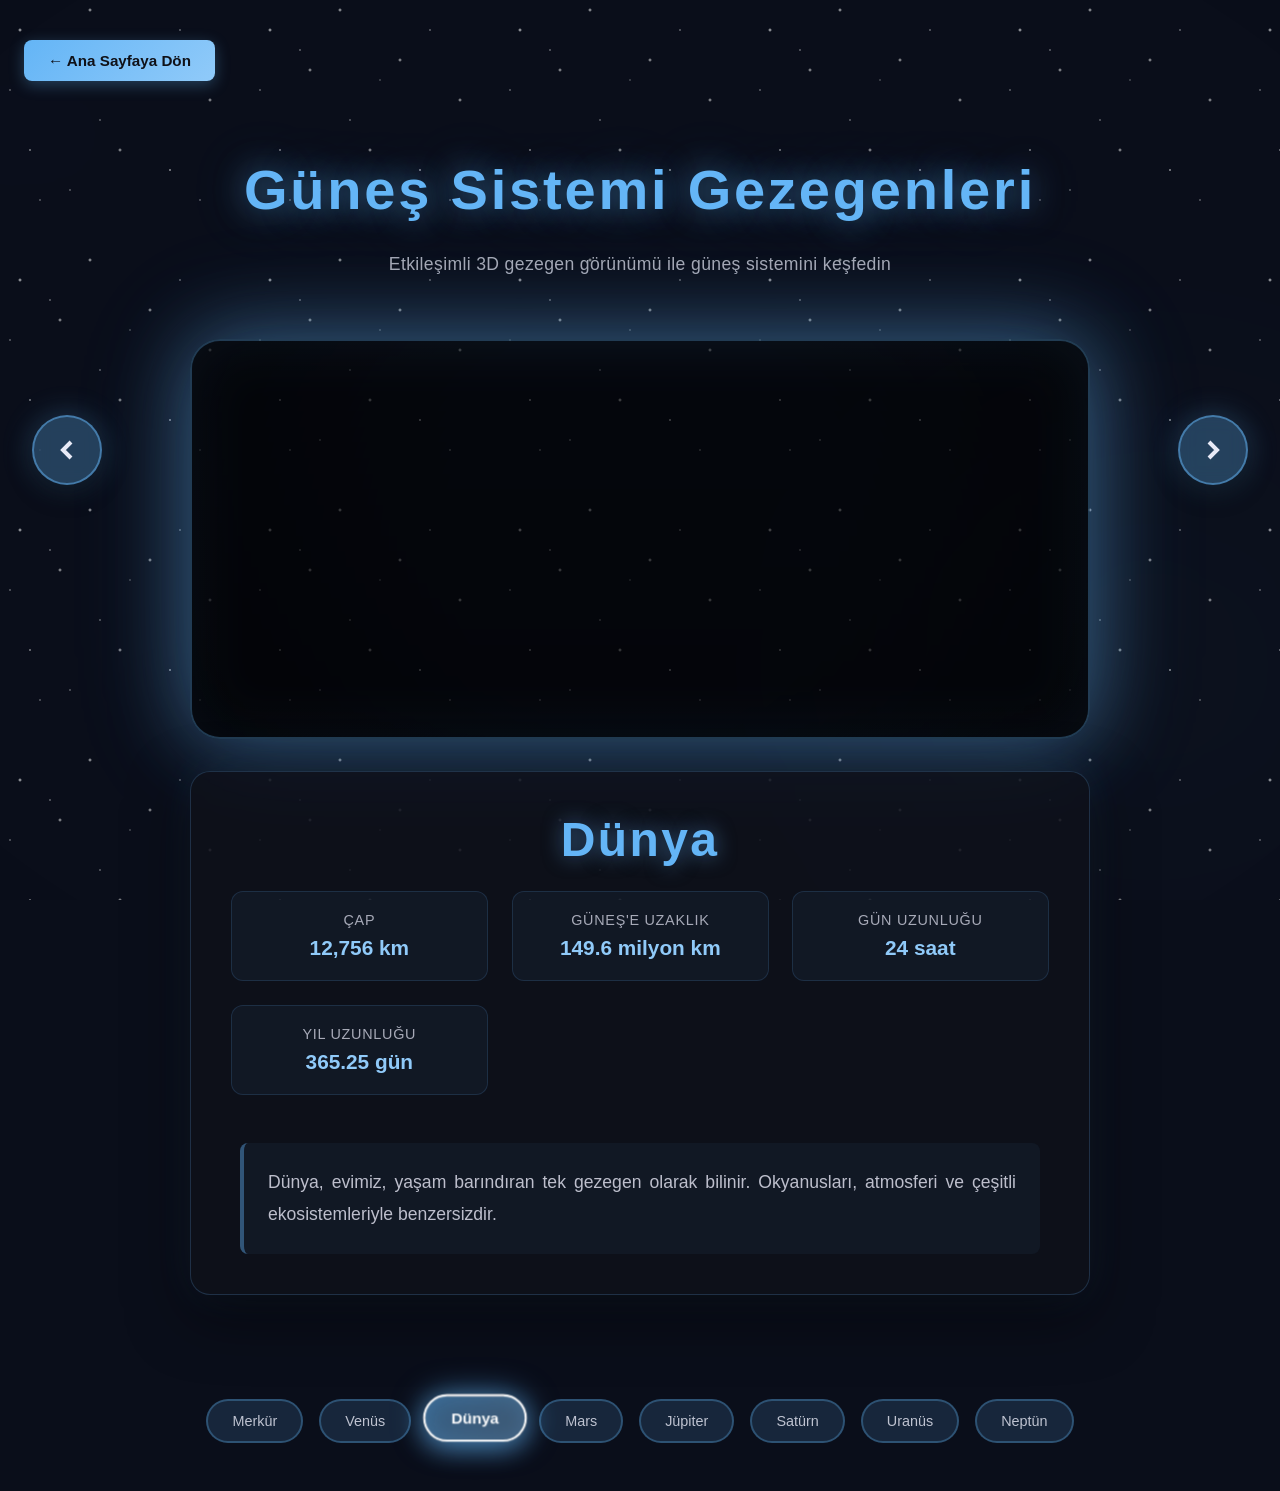
<file: HTML/planets.html>
<!DOCTYPE html>
<html lang="tr">
  <head>
    <meta charset="UTF-8" />
    <meta name="viewport" content="width=device-width, initial-scale=1.0" />
    <title>Gezegenler - Galaxy Gate</title>
    <link rel="stylesheet" href="../CSS/common.css" />
    <link rel="stylesheet" href="../CSS/planets.css" />
  </head>
  <body>
    <div class="space-background">
      <div class="stars-layer"></div>
      <div class="nebula-layer"></div>
      <div class="galaxy-layer"></div>
    </div>
    
    <div class="back-link-wrapper">
      <a href="../index.html" class="back-link">← Ana Sayfaya Dön</a>
    </div>
    
    <div class="planets-page-container">
      <h1 class="page-title">Güneş Sistemi Gezegenleri</h1>
      <p class="page-subtitle">Etkileşimli 3D gezegen görünümü ile güneş sistemini keşfedin</p>
      
      <div class="planet-viewer">
        <div class="planet-viewer-carousel" id="planetViewerCarousel">
          <!-- Mercury -->
          <div class="planet-view" data-planet="mercury">
            <div class="planet-video-container">
              <video autoplay loop muted playsinline class="planet-video">
                <source src="../3D Planets/Mercury.mp4" type="video/mp4">
              </video>
              <div class="planet-video-overlay"></div>
            </div>
            <div class="planet-info-panel">
              <h2 class="planet-name">Merkür</h2>
              <div class="planet-stats-grid">
                <div class="planet-stat">
                  <span class="stat-label">Çap</span>
                  <span class="stat-value">4,879 km</span>
                </div>
                <div class="planet-stat">
                  <span class="stat-label">Güneş'e Uzaklık</span>
                  <span class="stat-value">57.9 milyon km</span>
                </div>
                <div class="planet-stat">
                  <span class="stat-label">Gün Uzunluğu</span>
                  <span class="stat-value">59 gün</span>
                </div>
                <div class="planet-stat">
                  <span class="stat-label">Yıl Uzunluğu</span>
                  <span class="stat-value">88 gün</span>
                </div>
              </div>
              <p class="planet-description">Merkür, Güneş'e en yakın gezegen, hızlı hareketi ve yoğun yapısıyla öne çıkar. Güneş sistemindeki en küçük gezegen olmasına rağmen, demir çekirdeği oldukça büyüktür.</p>
            </div>
          </div>
          
          <!-- Venus -->
          <div class="planet-view" data-planet="venus">
            <div class="planet-video-container">
              <video autoplay loop muted playsinline class="planet-video">
                <source src="../3D Planets/Venus.mp4" type="video/mp4">
              </video>
              <div class="planet-video-overlay"></div>
            </div>
            <div class="planet-info-panel">
              <h2 class="planet-name">Venüs</h2>
              <div class="planet-stats-grid">
                <div class="planet-stat">
                  <span class="stat-label">Çap</span>
                  <span class="stat-value">12,104 km</span>
                </div>
                <div class="planet-stat">
                  <span class="stat-label">Güneş'e Uzaklık</span>
                  <span class="stat-value">108.2 milyon km</span>
                </div>
                <div class="planet-stat">
                  <span class="stat-label">Gün Uzunluğu</span>
                  <span class="stat-value">243 gün</span>
                </div>
                <div class="planet-stat">
                  <span class="stat-label">Yıl Uzunluğu</span>
                  <span class="stat-value">225 gün</span>
                </div>
              </div>
              <p class="planet-description">Venüs, Güneş sistemindeki en sıcak gezegen, yoğun atmosferi ve sera etkisiyle bilinir. Yüzeyi kurşunu eritecek kadar sıcaktır.</p>
            </div>
          </div>
          
          <!-- Earth -->
          <div class="planet-view active" data-planet="earth">
            <div class="planet-video-container">
              <video autoplay loop muted playsinline class="planet-video">
                <source src="../3D Planets/Earth.mp4" type="video/mp4">
              </video>
              <div class="planet-video-overlay"></div>
            </div>
            <div class="planet-info-panel">
              <h2 class="planet-name">Dünya</h2>
              <div class="planet-stats-grid">
                <div class="planet-stat">
                  <span class="stat-label">Çap</span>
                  <span class="stat-value">12,756 km</span>
                </div>
                <div class="planet-stat">
                  <span class="stat-label">Güneş'e Uzaklık</span>
                  <span class="stat-value">149.6 milyon km</span>
                </div>
                <div class="planet-stat">
                  <span class="stat-label">Gün Uzunluğu</span>
                  <span class="stat-value">24 saat</span>
                </div>
                <div class="planet-stat">
                  <span class="stat-label">Yıl Uzunluğu</span>
                  <span class="stat-value">365.25 gün</span>
                </div>
              </div>
              <p class="planet-description">Dünya, evimiz, yaşam barındıran tek gezegen olarak bilinir. Okyanusları, atmosferi ve çeşitli ekosistemleriyle benzersizdir.</p>
            </div>
          </div>
          
          <!-- Mars -->
          <div class="planet-view" data-planet="mars">
            <div class="planet-video-container">
              <video autoplay loop muted playsinline class="planet-video">
                <source src="../3D Planets/Mars.mp4" type="video/mp4">
              </video>
              <div class="planet-video-overlay"></div>
            </div>
            <div class="planet-info-panel">
              <h2 class="planet-name">Mars</h2>
              <div class="planet-stats-grid">
                <div class="planet-stat">
                  <span class="stat-label">Çap</span>
                  <span class="stat-value">6,792 km</span>
                </div>
                <div class="planet-stat">
                  <span class="stat-label">Güneş'e Uzaklık</span>
                  <span class="stat-value">227.9 milyon km</span>
                </div>
                <div class="planet-stat">
                  <span class="stat-label">Gün Uzunluğu</span>
                  <span class="stat-value">24.6 saat</span>
                </div>
                <div class="planet-stat">
                  <span class="stat-label">Yıl Uzunluğu</span>
                  <span class="stat-value">687 gün</span>
                </div>
              </div>
              <p class="planet-description">Mars, kırmızı gezegen olarak bilinir, gelecekteki insan kolonileri için en umut verici gezegendir. Kutup buzulları ve eski su kanalları bulunmuştur.</p>
            </div>
          </div>
          
          <!-- Jupiter -->
          <div class="planet-view" data-planet="jupiter">
            <div class="planet-video-container">
              <video autoplay loop muted playsinline class="planet-video">
                <source src="../3D Planets/Jupiter.mp4" type="video/mp4">
              </video>
              <div class="planet-video-overlay"></div>
            </div>
            <div class="planet-info-panel">
              <h2 class="planet-name">Jüpiter</h2>
              <div class="planet-stats-grid">
                <div class="planet-stat">
                  <span class="stat-label">Çap</span>
                  <span class="stat-value">142,984 km</span>
                </div>
                <div class="planet-stat">
                  <span class="stat-label">Güneş'e Uzaklık</span>
                  <span class="stat-value">778.5 milyon km</span>
                </div>
                <div class="planet-stat">
                  <span class="stat-label">Gün Uzunluğu</span>
                  <span class="stat-value">9.9 saat</span>
                </div>
                <div class="planet-stat">
                  <span class="stat-label">Yıl Uzunluğu</span>
                  <span class="stat-value">12 yıl</span>
                </div>
              </div>
              <p class="planet-description">Jüpiter, Güneş sistemindeki en büyük gezegen, bir gaz devi olarak bilinir. Büyük Kırmızı Lekesi ve 79 uydusuyla öne çıkar.</p>
            </div>
          </div>
          
          <!-- Saturn -->
          <div class="planet-view" data-planet="saturn">
            <div class="planet-video-container">
              <img src="../3D Planets/Saturn.gif" alt="Saturn" class="planet-video">
              <div class="planet-video-overlay"></div>
            </div>
            <div class="planet-info-panel">
              <h2 class="planet-name">Satürn</h2>
              <div class="planet-stats-grid">
                <div class="planet-stat">
                  <span class="stat-label">Çap</span>
                  <span class="stat-value">120,536 km</span>
                </div>
                <div class="planet-stat">
                  <span class="stat-label">Güneş'e Uzaklık</span>
                  <span class="stat-value">1.43 milyar km</span>
                </div>
                <div class="planet-stat">
                  <span class="stat-label">Gün Uzunluğu</span>
                  <span class="stat-value">10.7 saat</span>
                </div>
                <div class="planet-stat">
                  <span class="stat-label">Yıl Uzunluğu</span>
                  <span class="stat-value">29 yıl</span>
                </div>
              </div>
              <p class="planet-description">Satürn, halkalarıyla ünlü, Güneş sistemindeki en güzel gezegenlerden biridir. Yoğunluğu sudan az olan tek gezegendir.</p>
            </div>
          </div>
          
          <!-- Uranus -->
          <div class="planet-view" data-planet="uranus">
            <div class="planet-video-container">
              <video autoplay loop muted playsinline class="planet-video">
                <source src="../3D Planets/Uranus.mp4" type="video/mp4">
              </video>
              <div class="planet-video-overlay"></div>
            </div>
            <div class="planet-info-panel">
              <h2 class="planet-name">Uranüs</h2>
              <div class="planet-stats-grid">
                <div class="planet-stat">
                  <span class="stat-label">Çap</span>
                  <span class="stat-value">51,118 km</span>
                </div>
                <div class="planet-stat">
                  <span class="stat-label">Güneş'e Uzaklık</span>
                  <span class="stat-value">2.87 milyar km</span>
                </div>
                <div class="planet-stat">
                  <span class="stat-label">Gün Uzunluğu</span>
                  <span class="stat-value">17.2 saat</span>
                </div>
                <div class="planet-stat">
                  <span class="stat-label">Yıl Uzunluğu</span>
                  <span class="stat-value">84 yıl</span>
                </div>
              </div>
              <p class="planet-description">Uranüs, yan yatık gezegen olarak bilinir, 98 derece eğik bir eksene sahiptir. Mavi-yeşil rengi metan gazından gelir.</p>
            </div>
          </div>
          
          <!-- Neptune -->
          <div class="planet-view" data-planet="neptune">
            <div class="planet-video-container">
              <video autoplay loop muted playsinline class="planet-video">
                <source src="../3D Planets/Neptun.mp4" type="video/mp4">
              </video>
              <div class="planet-video-overlay"></div>
            </div>
            <div class="planet-info-panel">
              <h2 class="planet-name">Neptün</h2>
              <div class="planet-stats-grid">
                <div class="planet-stat">
                  <span class="stat-label">Çap</span>
                  <span class="stat-value">49,528 km</span>
                </div>
                <div class="planet-stat">
                  <span class="stat-label">Güneş'e Uzaklık</span>
                  <span class="stat-value">4.5 milyar km</span>
                </div>
                <div class="planet-stat">
                  <span class="stat-label">Gün Uzunluğu</span>
                  <span class="stat-value">16.1 saat</span>
                </div>
                <div class="planet-stat">
                  <span class="stat-label">Yıl Uzunluğu</span>
                  <span class="stat-value">165 yıl</span>
                </div>
              </div>
              <p class="planet-description">Neptün, Güneş sistemindeki en uzak gezegen, güçlü rüzgarları ve koyu mavi rengiyle bilinir. Rüzgar hızları 2,100 km/saat'e ulaşır.</p>
            </div>
          </div>
        </div>
        
        <!-- Navigation Buttons -->
        <button class="planet-nav-btn planet-nav-prev" id="prevPlanetBtn" aria-label="Önceki gezegen">
          <svg width="32" height="32" viewBox="0 0 24 24" fill="none" stroke="currentColor" stroke-width="3">
            <path d="M15 18l-6-6 6-6"/>
          </svg>
        </button>
        <button class="planet-nav-btn planet-nav-next" id="nextPlanetBtn" aria-label="Sonraki gezegen">
          <svg width="32" height="32" viewBox="0 0 24 24" fill="none" stroke="currentColor" stroke-width="3">
            <path d="M9 18l6-6-6-6"/>
          </svg>
        </button>
        
        <!-- Planet Indicators -->
        <div class="planet-indicators">
          <button class="planet-indicator" data-index="0" aria-label="Merkür">
            <span>Merkür</span>
          </button>
          <button class="planet-indicator" data-index="1" aria-label="Venüs">
            <span>Venüs</span>
          </button>
          <button class="planet-indicator active" data-index="2" aria-label="Dünya">
            <span>Dünya</span>
          </button>
          <button class="planet-indicator" data-index="3" aria-label="Mars">
            <span>Mars</span>
          </button>
          <button class="planet-indicator" data-index="4" aria-label="Jüpiter">
            <span>Jüpiter</span>
          </button>
          <button class="planet-indicator" data-index="5" aria-label="Satürn">
            <span>Satürn</span>
          </button>
          <button class="planet-indicator" data-index="6" aria-label="Uranüs">
            <span>Uranüs</span>
          </button>
          <button class="planet-indicator" data-index="7" aria-label="Neptün">
            <span>Neptün</span>
          </button>
        </div>
      </div>
    </div>
    
    <script src="../JS/planets-page.js"></script>
  </body>
</html>
</file>
<file: CSS/home.css>
:root {
  color-scheme: dark;
  --bg-gradient: radial-gradient(circle at top, #1a1d2e 0%, #0f1118 70%, #0a0b10 100%);
  --text-primary: #e8eaf6;
  --text-secondary: #b0b8d4;
  --accent: #64b5f6;
  --accent-strong: #90caf9;
  --surface: rgba(15, 17, 26, 0.75);
  --card-bg: rgba(20, 23, 35, 0.85);
  --border-light: rgba(255, 255, 255, 0.08);
  --shadow: 0 20px 60px rgba(0, 0, 0, 0.3);
  --transition: 320ms cubic-bezier(0.22, 1, 0.36, 1);
  --transition-fast: 200ms cubic-bezier(0.22, 1, 0.36, 1);
  --font-primary: "Segoe UI", "Cairo", sans-serif;
  --top-offset: clamp(4.5rem, 9vh, 5.5rem);
}

*,
*::before,
*::after {
  box-sizing: border-box;
}

html {
  scroll-behavior: smooth;
}

html,
body {
  margin: 0;
  padding: 0;
  background: #0a0e1a;
  color: var(--text-primary);
  font-family: var(--font-primary);
  overflow-y: auto;
  overflow-x: hidden;
  width: 100%;
  height: 100%;
  min-height: 100vh;
  position: relative;
  box-sizing: border-box;
}

body::before {
  content: "";
  position: fixed;
  inset: 0;
  background: 
    radial-gradient(2px 2px at 20px 30px, rgba(255, 255, 255, 0.8), transparent),
    radial-gradient(2px 2px at 60px 70px, rgba(255, 255, 255, 0.7), transparent),
    radial-gradient(1px 1px at 50px 50px, rgba(255, 255, 255, 0.9), transparent),
    radial-gradient(1px 1px at 130px 80px, rgba(255, 255, 255, 0.6), transparent),
    radial-gradient(2px 2px at 90px 10px, rgba(255, 255, 255, 0.75), transparent),
    radial-gradient(1px 1px at 10px 90px, rgba(255, 255, 255, 0.85), transparent),
    radial-gradient(2px 2px at 120px 150px, rgba(255, 255, 255, 0.7), transparent),
    radial-gradient(1px 1px at 200px 200px, rgba(255, 255, 255, 0.8), transparent),
    radial-gradient(1.5px 1.5px at 30px 150px, rgba(255, 255, 255, 0.65), transparent),
    radial-gradient(1px 1px at 180px 30px, rgba(255, 255, 255, 0.9), transparent),
    radial-gradient(2px 2px at 210px 100px, rgba(255, 255, 255, 0.7), transparent),
    radial-gradient(1px 1px at 40px 200px, rgba(255, 255, 255, 0.8), transparent),
    radial-gradient(1.5px 1.5px at 170px 170px, rgba(255, 255, 255, 0.75), transparent),
    radial-gradient(1px 1px at 100px 120px, rgba(255, 255, 255, 0.85), transparent),
    radial-gradient(2px 2px at 150px 60px, rgba(255, 255, 255, 0.7), transparent),
    radial-gradient(1px 1px at 70px 190px, rgba(255, 255, 255, 0.8), transparent);
  background-size: 250px 250px;
  background-repeat: repeat;
  mix-blend-mode: screen;
  opacity: 1;
  animation: twinkling 3s ease-in-out infinite;
  pointer-events: none;
  z-index: 0;
}

body::after {
  content: "";
  position: fixed;
  inset: 0;
  background: 
    radial-gradient(50% 50% at 20%, 30%, rgba(100, 181, 246, 0.05)),
    radial-gradient(50% 50% at 80%, 20%, rgba(144, 202, 249, 0.03)),
    radial-gradient(80% 80% at 50%, 60%, rgba(100, 181, 246, 0.02));
  filter: blur(100px);
  opacity: 0.8;
  pointer-events: none;
  z-index: 0;
}

@keyframes twinkling {
  0%, 100% { opacity: 1; }
  50% { opacity: 0.6; }
}

a {
  color: inherit;
  text-decoration: none;
}

a:focus-visible,
button:focus-visible {
  outline: 3px solid var(--accent);
  outline-offset: 4px;
}

/* Scroll Progress Indicator */
.scroll-indicator {
  position: fixed;
  right: 2rem;
  top: 50%;
  transform: translateY(-50%);
  z-index: 25;
  display: flex;
  flex-direction: column;
  gap: 1.5rem;
  pointer-events: auto;
}

.scroll-dot {
  width: 12px;
  height: 12px;
  border-radius: 50%;
  background: rgba(100, 181, 246, 0.3);
  border: 2px solid rgba(100, 181, 246, 0.5);
  cursor: pointer;
  transition: all 0.3s ease;
  position: relative;
}

.scroll-dot:hover {
  background: rgba(100, 181, 246, 0.5);
  transform: scale(1.2);
}

.scroll-dot.active {
  background: var(--accent);
  border-color: var(--accent-strong);
  box-shadow: 0 0 15px rgba(100, 181, 246, 0.6);
  transform: scale(1.3);
}

.scroll-dot::before {
  content: attr(data-label);
  position: absolute;
  right: 2rem;
  top: 50%;
  transform: translateY(-50%);
  font-size: 0.85rem;
  color: rgba(232, 234, 246, 0.7);
  white-space: nowrap;
  opacity: 0;
  transition: opacity 0.3s ease;
  pointer-events: none;
}

.scroll-dot:hover::before,
.scroll-dot.active::before {
  opacity: 1;
}

.top-bar {
  position: fixed;
  top: 0;
  left: 0;
  right: 0;
  z-index: 30;
  display: flex;
  align-items: center;
  gap: 2rem;
  padding: 0.75rem 2.5rem;
  background: rgba(15, 17, 26, 0.85);
  backdrop-filter: blur(20px);
}

.top-bar__brand {
  font-weight: 700;
  letter-spacing: 0.12em;
  text-transform: uppercase;
  color: var(--accent);
  font-size: 1.1rem;
  white-space: nowrap;
}

.top-bar__nav {
  display: flex;
  align-items: center;
  gap: 0.5rem;
  font-size: 0.95rem;
  flex-wrap: wrap;
}

.top-bar__nav .nav-link {
  padding: 0.5rem 1rem;
  border-radius: 6px;
  border: none;
  background: transparent;
  color: var(--text-secondary);
  transition: all 0.25s ease;
  font-weight: 500;
  text-decoration: none;
  display: inline-flex;
  align-items: center;
  justify-content: center;
}


.top-bar__nav .nav-link:hover,
.top-bar__nav .nav-link:focus-visible {
  background: rgba(100, 181, 246, 0.15);
  color: var(--accent);
  transform: translateY(-1px);
}

.top-bar__nav .nav-link:active {
  transform: translateY(0);
}

.sections {
  position: relative;
  width: 100%;
  height: auto;
  overflow-y: auto;
  overflow-x: hidden;
  scroll-snap-type: y mandatory;
  scroll-behavior: smooth;
  padding-left: 0;
  z-index: 1;
  scroll-padding-top: var(--top-offset);
  box-sizing: border-box;
}
  background: #0a0e1a;
}

.sections::before {
  content: "";
  position: fixed;
  inset: 0;
  background: 
    radial-gradient(2px 2px at 20px 30px, rgba(255, 255, 255, 0.8), transparent),
    radial-gradient(2px 2px at 60px 70px, rgba(255, 255, 255, 0.7), transparent),
    radial-gradient(1px 1px at 50px 50px, rgba(255, 255, 255, 0.9), transparent),
    radial-gradient(1px 1px at 130px 80px, rgba(255, 255, 255, 0.6), transparent),
    radial-gradient(2px 2px at 90px 10px, rgba(255, 255, 255, 0.75), transparent),
    radial-gradient(1px 1px at 10px 90px, rgba(255, 255, 255, 0.85), transparent),
    radial-gradient(2px 2px at 120px 150px, rgba(255, 255, 255, 0.7), transparent),
    radial-gradient(1px 1px at 200px 200px, rgba(255, 255, 255, 0.8), transparent),
    radial-gradient(1.5px 1.5px at 30px 150px, rgba(255, 255, 255, 0.65), transparent),
    radial-gradient(1px 1px at 180px 30px, rgba(255, 255, 255, 0.9), transparent),
    radial-gradient(2px 2px at 210px 100px, rgba(255, 255, 255, 0.7), transparent),
    radial-gradient(1px 1px at 40px 200px, rgba(255, 255, 255, 0.8), transparent),
    radial-gradient(1.5px 1.5px at 170px 170px, rgba(255, 255, 255, 0.75), transparent),
    radial-gradient(1px 1px at 100px 120px, rgba(255, 255, 255, 0.85), transparent),
    radial-gradient(2px 2px at 150px 60px, rgba(255, 255, 255, 0.7), transparent),
    radial-gradient(1px 1px at 70px 190px, rgba(255, 255, 255, 0.8), transparent);
  background-size: 250px 250px;
  background-repeat: repeat;
  mix-blend-mode: screen;
  opacity: 1;
  animation: twinkling 3s ease-in-out infinite;
  pointer-events: none;
  z-index: -1;
}

.gg-section:first-of-type {
  padding-top: 0;
  margin-top: var(--top-offset);
}

.gg-section {
  width: 100%;
  min-height: 100vh;
  height: 100vh;
  scroll-snap-align: start;
  scroll-snap-stop: always;
  position: relative;
  display: flex;
  align-items: center;
  justify-content: center;
  padding: 0;
  overflow: hidden;
  background: inherit;
  box-sizing: border-box;
}

.gg-section.is-active {
  opacity: 1;
}

.feature-section {
  width: 100%;
  min-height: auto;
  height: auto;
  display: flex;
  align-items: center;
  justify-content: center;
  padding: 4rem 2rem;
  scroll-snap-align: start;
  scroll-snap-stop: always;
  overflow: visible;
}

.discoveries-section,
.facts-section {
  min-height: 100vh;
  height: 100vh;
  padding: 0;
  position: relative;
  background: inherit;
}

.discoveries-section::before {
  content: '';
  position: absolute;
  top: 0;
  left: 0;
  right: 0;
  bottom: 0;
  background: transparent;
  pointer-events: none;
  z-index: 0;
}

.discoveries-section .feature-content,
.facts-section .feature-content {
  position: relative;
  z-index: 1;
}

.gg-section--hero .section-inner {
  background: rgba(20, 23, 35, 0.75);
  border: 1px solid var(--border-light);
  box-shadow: 0 30px 100px rgba(0, 0, 0, 0.4);
  display: grid;
  grid-template-columns: 1.2fr 1fr;
  align-items: center;
  gap: 3rem;
  position: relative;
  z-index: 5;
}

.section-inner {
  position: relative;
  width: min(1200px, 90%);
  margin-left: auto;
  margin-right: auto;
  padding: clamp(2rem, 6vh, 4rem);
  background: var(--surface);
  border-radius: 20px;
  border: 1px solid var(--border-light);
  box-shadow: var(--shadow);
  display: flex;
  flex-direction: column;
  gap: 2rem;
  overflow: visible;
  max-height: none;
  animation: sectionFadeIn 0.8s ease-out;
}

@keyframes sectionFadeIn {
  from {
    opacity: 0;
    transform: translateY(20px);
  }
  to {
    opacity: 1;
    transform: translateY(0);
  }
}

.section-inner::before {
  content: "";
  position: absolute;
  inset: -40% -20% 40% -20%;
  background: radial-gradient(circle at 30% 20%, rgba(224, 195, 65, 0.25), transparent 55%),
    radial-gradient(circle at 80% 10%, rgba(99, 147, 255, 0.18), transparent 55%),
    radial-gradient(circle at 50% 80%, rgba(91, 66, 255, 0.12), transparent 65%);
  filter: blur(40px);
  opacity: 0.85;
  pointer-events: none;
}

.section-inner::after {
  content: "";
  position: absolute;
  inset: 0;
  background-image: 
    radial-gradient(1px 1px at 10% 20%, rgba(255, 255, 255, 0.6), transparent),
    radial-gradient(1.5px 1.5px at 70% 25%, rgba(255, 255, 255, 0.4), transparent),
    radial-gradient(1px 1px at 40% 70%, rgba(255, 255, 255, 0.35), transparent);
  background-size: 180px 180px;
  mix-blend-mode: screen;
  opacity: 0.45;
  pointer-events: none;
  animation: driftStars 18s linear infinite;
}

/* Section Content */
.section-content {
  display: flex;
  flex-direction: column;
  gap: 2rem;
  text-align: left;
  position: relative;
  z-index: 5;
  justify-content: center;
  padding: 2rem 0;
}

.section-content h1 {
  font-size: clamp(2.5rem, 7vw, 3.8rem);
  margin: 0;
  font-weight: 700;
  letter-spacing: 0.05em;
  line-height: 1.15;
  background: linear-gradient(135deg, var(--accent) 0%, var(--accent-strong) 100%);
  -webkit-background-clip: text;
  -webkit-text-fill-color: transparent;
  background-clip: text;
}

.section-content p {
  font-size: clamp(0.95rem, 2vw, 1.2rem);
  color: rgba(255, 255, 255, 0.8);
  margin: 0;
  line-height: 1.7;
  max-width: 100%;
}

@keyframes driftStars {
  from {
    background-position: 0 0, 0 0, 0 0;
  }
  to {
    background-position: 120px 160px, -140px 120px, 80px -140px;
  }
}

.cta-row {
  display: flex;
  flex-wrap: wrap;
  gap: 1.5rem;
  justify-content: center;
  margin-top: 2rem;
}

.cta-center {
  display: flex;
  justify-content: center;
  margin-top: 2rem;
  width: 100%;
}

.cta {
  position: relative;
  overflow: hidden;
  padding: 1rem 2.5rem;
  border-radius: 12px;
  background: linear-gradient(135deg, var(--accent) 0%, var(--accent-strong) 100%);
  color: #0f1118;
  font-weight: 700;
  letter-spacing: 0.05em;
  text-transform: uppercase;
  border: none;
  cursor: pointer;
  transition: all 0.3s ease;
  font-size: 0.95rem;
  box-shadow: 0 4px 15px rgba(100, 181, 246, 0.3);
  display: inline-block;
}

.cta:hover {
  background: linear-gradient(135deg, var(--accent-strong) 0%, var(--accent) 100%);
  transform: translateY(-3px);
  box-shadow: 0 8px 25px rgba(100, 181, 246, 0.5);
}

.cta--secondary {
  background: transparent;
  border: 2px solid var(--accent);
  color: var(--accent);
  box-shadow: inset 0 0 0 2px rgba(100, 181, 246, 0.2);
}

.cta--secondary:hover {
  background: rgba(100, 181, 246, 0.15);
  color: var(--accent-strong);
  border-color: var(--accent-strong);
  box-shadow: inset 0 0 20px rgba(100, 181, 246, 0.3),
              0 8px 25px rgba(100, 181, 246, 0.4);
}

.cta--secondary:hover {
  background: rgba(100, 181, 246, 0.15);
  color: var(--accent-strong);
  border-color: var(--accent-strong);
}

.cta::after {
  content: "";
  position: absolute;
  inset: 0;
  background: linear-gradient(120deg, rgba(255, 255, 255, 0.35) 0%, rgba(255, 255, 255, 0) 40%);
  transform: translateX(-100%);
  transition: transform 500ms ease;
}

.cta:hover::after {
  transform: translateX(120%);
}

.hero-background {
  position: absolute;
  inset: -25% -15%;
  background: radial-gradient(circle at 30% 20%, rgba(100, 181, 246, 0.08), transparent 55%),
    radial-gradient(circle at 70% 15%, rgba(144, 202, 249, 0.06), transparent 60%),
    radial-gradient(circle at 50% 85%, rgba(100, 181, 246, 0.05), transparent 70%);
  filter: blur(60px);
  opacity: 0.7;
  animation: heroPulse 16s ease-in-out infinite;
  pointer-events: none;
}

@keyframes heroPulse {
  0%, 100% {
    transform: scale(0.95);
    opacity: 0.8;
  }
  50% {
    transform: scale(1.05);
    opacity: 1;
  }
}

/* Tablet and smaller desktop */
@media (max-width: 1100px) {
  .sections {
    padding-left: 0;
  }

  .scroll-indicator {
    right: 1rem;
    gap: 1rem;
  }

  .scroll-dot {
    width: 10px;
    height: 10px;
  }

  .scroll-dot::before {
    right: 1.5rem;
    font-size: 0.75rem;
  }

  .section-inner {
    padding: clamp(1.5rem, 3vh, 2.5rem);
  }

  .feature-content {
    padding: 0 1rem;
  }

  .feature-grid {
    grid-template-columns: repeat(2, 1fr);
    gap: 1.5rem;
  }

  .discoveries-section,
  .facts-section {
    min-height: auto;
    height: auto;
    padding: 3rem 2rem;
  }

  .feature-card {
    min-height: auto;
    height: auto;
  }
}

/* Mobile and small tablets */
@media (max-width: 780px) {
  body {
    overflow: auto;
  }

  .scroll-indicator {
    display: none;
  }

  .top-bar {
    padding: 0.75rem 1rem;
    flex-direction: row;
    align-items: center;
    gap: 1.5rem;
  }

  .top-bar__brand {
    font-size: 0.9rem;
    letter-spacing: 0.1em;
  }

  .top-bar__nav {
    display: flex;
    flex-wrap: wrap;
    gap: 0.5rem;
    font-size: 0.85rem;
    flex: 1;
  }

  .top-bar__nav .nav-link {
    padding: 0.4rem 0.8rem;
    font-size: 0.85rem;
  }

  .sections {
    height: auto;
    overflow: visible;
    perspective: none;
    scroll-snap-type: none;
  }

  .gg-section {
    min-height: auto;
    height: auto;
    padding: 4rem 0 2rem;
    margin-top: 0;
    transform: none !important;
    opacity: 1 !important;
    scroll-snap-align: none;
    scroll-snap-stop: none;
  }

  .gg-section:first-of-type {
    padding-top: calc(5rem + var(--top-offset));
    margin-top: 0;
  }

  .feature-section {
    padding: 3rem 0 2rem;
    min-height: auto;
    height: auto;
    scroll-snap-align: none;
    scroll-snap-stop: none;
  }

  .section-inner {
    padding: clamp(1.5rem, 4vh, 2rem);
    border-radius: 20px;
    gap: 1.5rem;
    max-height: none;
    margin: 0 1rem;
    grid-template-columns: 1fr;
    display: flex;
    flex-direction: column;
  }

  .gg-section--hero .section-inner {
    grid-template-columns: 1fr;
    gap: 2rem;
  }

  .section-content h1 {
    font-size: clamp(1.8rem, 6vw, 2.5rem);
    line-height: 1.2;
    text-align: center;
  }
  }

  .section-content p {
    font-size: clamp(0.95rem, 3vw, 1.1rem);
    line-height: 1.6;
  }

  .cta-row {
    flex-direction: column;
    gap: 0.75rem;
  }

  .cta {
    width: 100%;
    text-align: center;
    padding: 0.9rem 1.5rem;
    font-size: 0.85rem;
  }

  .feature-content {
    padding: 0;
    height: auto;
    width: 100%;
    max-width: 100%;
    display: flex;
    flex-direction: column;
    align-items: center;
    margin: 0 auto;
  }

  .discoveries-section,
  .facts-section {
    height: auto !important;
    min-height: auto;
    padding: 3rem 1rem 2rem !important;
    scroll-snap-align: none;
    scroll-snap-stop: none;
  }

  .section-title {
    font-size: clamp(1.8rem, 6vw, 2.5rem);
    margin-bottom: 0.75rem;
  }

  .section-subtitle {
    font-size: clamp(0.95rem, 3vw, 1.1rem);
    margin-bottom: 2rem;
    padding: 0 0.5rem;
  }

  .feature-grid {
    grid-template-columns: 1fr;
    gap: 1.5rem;
    margin-top: 2rem;
    padding: 0 1rem;
    width: 100%;
    max-width: 100%;
    margin-left: auto;
    margin-right: auto;
  }

  .feature-card {
    padding: 1.5rem;
    min-height: auto;
    height: auto;
  }

  .feature-card h3 {
    font-size: 1.2rem;
  }

  .feature-card p {
    font-size: 0.95rem;
  }

  .astronauts-preview {
    grid-template-columns: repeat(auto-fit, minmax(150px, 1fr));
    gap: 1rem;
    padding: 0 0.5rem;
  }

  .astronaut-preview-card img {
    height: 200px;
  }

  .astronaut-preview-card .card-info {
    padding: 0.75rem;
  }

  .astronaut-preview-card h4 {
    font-size: 0.9rem;
  }

  .astronaut-preview-card p {
    font-size: 0.8rem;
  }

  .planets-preview {
    grid-template-columns: repeat(2, 1fr);
    gap: 1rem;
    padding: 0 0.5rem;
  }

  .planet-preview-item {
    padding: 1rem;
  }

  .planet-preview-item .planet-icon {
    font-size: 2.5rem;
    margin-bottom: 0.5rem;
  }

  .planet-preview-item h4 {
    font-size: 0.9rem;
    margin-top: 0.5rem;
  }

  .planet-preview-item p {
    font-size: 0.75rem;
  }

  /* إخفاء الكواكب على الهاتف لتجنب تغطية النصوص */
  .hero-celestials {
    display: none;
  }

  .hero-backdrop__planet {
    display: none;
  }

  /* تقليل تأثير الخلفية على الهاتف */
  .hero-backdrop__gradient {
    opacity: 0.3;
  }

  .hero-backdrop__stars {
    opacity: 0.2;
  }

  .section-inner--foot {
    padding: clamp(2rem, 5vh, 3rem) clamp(1.5rem, 4vw, 2.5rem);
    border-radius: 24px;
  }

  .footer-heading {
    font-size: clamp(1.8rem, 6vw, 2.5rem);
  }

  .footer-description {
    font-size: clamp(0.95rem, 3vw, 1.1rem);
    max-width: 100%;
  }

  .footer-links {
    flex-direction: column;
    gap: 1rem;
    align-items: flex-start;
  }

  .footer-links a {
    font-size: 0.95rem;
  }

  .cta-center {
    margin-top: 2rem;
    padding: 0 0.5rem;
  }
}

/* Very small phones */
@media (max-width: 480px) {
  .top-bar {
    padding: 0.6rem 0.75rem;
  }

  .top-bar__brand {
    font-size: 0.8rem;
  }

  .top-bar__nav {
    font-size: 0.75rem;
  }

  .top-bar__nav .nav-link {
    padding: 0.35rem 0.7rem;
    font-size: 0.75rem;
  }

  .gg-section {
    padding: 4.5rem 0.75rem 1.5rem;
  }

  .gg-section:first-of-type {
    padding-top: calc(7rem + var(--top-offset));
  }

  .feature-section {
    padding: 3.5rem 0.75rem 1.5rem;
  }

  .section-inner {
    padding: 1.25rem;
    border-radius: 16px;
  }

  .planets-preview {
    grid-template-columns: repeat(2, 1fr);
    gap: 0.75rem;
  }

  .astronauts-preview {
    grid-template-columns: 1fr;
    gap: 1rem;
  }

  .feature-grid {
    grid-template-columns: 1fr !important;
    gap: 1.25rem;
    width: 100%;
    max-width: 100%;
    padding: 0 0.5rem;
    margin: 0 auto;
  }

  .feature-card {
    padding: 1.5rem;
    min-height: auto !important;
    height: auto !important;
    width: 100%;
  }

  .feature-card h3 {
    font-size: 1.1rem;
    margin: 0.5rem 0;
  }

  .feature-card p {
    font-size: 0.9rem;
    line-height: 1.5;
    margin: 0.5rem 0;
  }

  .feature-card a {
    font-size: 0.85rem;
    margin-top: 1rem;
  }
}

/* Extra mobile optimizations - tablets and below */
@media (max-width: 650px) {
  .feature-grid {
    grid-template-columns: 1fr !important;
    gap: 1.5rem;
  }

  .feature-card {
    height: auto !important;
    min-height: auto !important;
    padding: 1.5rem;
  }
}

@media (prefers-reduced-motion: reduce) {
  *,
  *::before,
  *::after {
    animation-duration: 0.01ms !important;
    animation-iteration-count: 1 !important;
    transition-duration: 0.01ms !important;
    scroll-behavior: auto !important;
  }

  .sections {
    perspective: none;
  }

  .gg-section {
    transform: none !important;
    opacity: 1 !important;
  }
}

.hero-sky {
  position: absolute;
  inset: -40% -25% 10% -25%;
  background:
    radial-gradient(circle at 20% 15%, rgba(100, 181, 246, 0.06), transparent 45%),
    radial-gradient(circle at 75% 20%, rgba(144, 202, 249, 0.08), transparent 50%),
    radial-gradient(circle at 40% 85%, rgba(100, 181, 246, 0.05), transparent 65%);
  filter: blur(70px);
  opacity: 0.6;
  animation: heroDrift 26s ease-in-out infinite;
  pointer-events: none;
}

.hero-stars {
  position: absolute;
  inset: 0;
  background-image: radial-gradient(1px 1px at 30% 20%, rgba(255, 255, 255, 0.6), transparent),
    radial-gradient(1px 1px at 60% 35%, rgba(255, 255, 255, 0.4), transparent),
    radial-gradient(1.5px 1.5px at 45% 70%, rgba(255, 255, 255, 0.35), transparent);
  background-size: 240px 190px;
  animation: driftStars 20s linear infinite reverse;
  pointer-events: none;
  opacity: 0.45;
}

@keyframes heroDrift {
  0%, 100% {
    transform: translate3d(0, 0, 0) scale(0.98);
  }
  50% {
    transform: translate3d(6%, -4%, 0) scale(1.04);
  }
}

.hero-celestials {
  position: absolute;
  right: 0;
  top: 50%;
  transform: translateY(-50%);
  pointer-events: none;
  z-index: 2;
  width: 40%;
  height: 100%;
  display: flex;
  flex-direction: column;
  justify-content: center;
  align-items: center;
  gap: 1.5rem;
  padding-right: 2rem;
}

.hero-planet {
  position: relative;
  opacity: 0.95;
  animation: floatPlanet 18s ease-in-out infinite;
  filter: drop-shadow(0 20px 40px rgba(0, 0, 0, 0.5));
}

.hero-planet--earth {
  width: 160px;
  animation-delay: -4s;
  margin-right: -10px;
}

.hero-planet--mars {
  width: 130px;
  animation-duration: 22s;
  animation-delay: -8s;
  margin-right: -15px;
}

.hero-planet--saturn {
  width: 200px;
  max-width: 100%;
  transform-origin: center;
  animation-duration: 24s;
  animation-delay: -2s;
  margin-right: -25px;
}

@keyframes floatPlanet {
  0%, 100% {
    transform: translate3d(0, 0, 0) scale(1);
  }
  50% {
    transform: translate3d(0, -16px, 0) scale(1.03);
  }
}

.hero-backdrop {
  position: absolute;
  inset: -20% -25% -10% -25%;
  overflow: visible;
  z-index: 0;
  pointer-events: none;
}

.hero-backdrop__gradient {
  position: absolute;
  inset: 0;
  background:
    radial-gradient(circle at 15% 35%, rgba(100, 181, 246, 0.06), transparent 55%),
    radial-gradient(circle at 65% 20%, rgba(144, 202, 249, 0.05), transparent 60%),
    radial-gradient(circle at 85% 70%, rgba(100, 181, 246, 0.04), transparent 65%);
  filter: blur(55px);
  opacity: 0.5;
  animation: heroGlow 28s ease-in-out infinite;
}

@keyframes heroGlow {
  0%, 100% {
    transform: translate3d(0, 0, 0) scale(1);
  }
  50% {
    transform: translate3d(-6%, 4%, 0) scale(1.04);
  }
}

.hero-backdrop__stars {
  position: absolute;
  inset: -10% -10% -10% -5%;
  background-image:
    radial-gradient(1px 1px at 10% 10%, rgba(255, 255, 255, 0.25), transparent),
    radial-gradient(1.2px 1.2px at 55% 35%, rgba(255, 255, 255, 0.2), transparent),
    radial-gradient(1px 1px at 80% 70%, rgba(255, 255, 255, 0.22), transparent),
    radial-gradient(2px 2px at 35% 65%, rgba(255, 255, 255, 0.15), transparent);
  background-size: 180px 180px, 240px 220px, 210px 200px, 320px 280px;
  animation: driftStars 30s linear infinite;
  mix-blend-mode: screen;
  opacity: 0.3;
}

.hero-backdrop__planet {
  position: absolute;
  opacity: 0.65;
  animation: floatPlanet 26s ease-in-out infinite;
}

.hero-backdrop__planet--blue {
  width: clamp(120px, 18vw, 220px);
  bottom: -18%;
  left: -12%;
  animation-delay: -5s;
}

.hero-backdrop__planet--red {
  width: clamp(140px, 20vw, 240px);
  top: -22%;
  right: -10%;
  animation-duration: 32s;
  animation-delay: -12s;
}

.section-inner--foot {
  max-width: min(960px, 90vw);
  margin-left: auto;
  margin-right: auto;
  padding: clamp(2.6rem, 6vh, 4rem) clamp(2.5rem, 6vw, 4.8rem);
  background: rgba(20, 23, 35, 0.75);
  border-radius: 24px;
  border: 1px solid var(--border-light);
  box-shadow: 0 30px 100px rgba(0, 0, 0, 0.4);
  position: relative;
  overflow: hidden;
}

.section-inner--foot::before {
  content: "";
  position: absolute;
  inset: -40% -20% 30% -20%;
  background:
    radial-gradient(circle at 25% 20%, rgba(100, 181, 246, 0.06), transparent 60%),
    radial-gradient(circle at 70% 15%, rgba(144, 202, 249, 0.05), transparent 60%),
    radial-gradient(circle at 55% 85%, rgba(100, 181, 246, 0.04), transparent 65%);
  filter: blur(50px);
  opacity: 0.5;
  pointer-events: none;
}

.section-inner--foot::after {
  content: "";
  position: absolute;
  inset: 0;
  background-image:
    radial-gradient(1px 1px at 15% 20%, rgba(255, 255, 255, 0.5), transparent),
    radial-gradient(1.2px 1.2px at 65% 25%, rgba(255, 255, 255, 0.35), transparent),
    radial-gradient(1px 1px at 45% 75%, rgba(255, 255, 255, 0.4), transparent);
  background-size: 200px 200px;
  mix-blend-mode: screen;
  opacity: 0.35;
  pointer-events: none;
}

.footer-heading {
  font-size: clamp(2.4rem, 5vw, 3.1rem);
  margin-bottom: 1rem;
}

.footer-description {
  font-size: clamp(1.05rem, 2.2vh, 1.2rem);
  color: rgba(243, 245, 255, 0.8);
  max-width: 540px;
  line-height: 1.7;
}

.footer-links {
  display: flex;
  gap: 1.4rem;
  flex-wrap: wrap;
  margin-top: 1.8rem;
  font-weight: 600;
}

.footer-links a {
  color: var(--accent);
  border-bottom: 1px solid rgba(100, 181, 246, 0.3);
  padding-bottom: 0.25rem;
  transition: color 220ms ease, border-color 220ms ease;
}

.footer-links a:hover {
  color: var(--accent-strong);
  border-color: rgba(144, 202, 249, 0.6);
}

/* Index page specific styles */

.feature-content {
  width: min(1200px, 90%);
  margin: 0 auto;
  display: flex;
  flex-direction: column;
  gap: 2rem;
  align-items: center;
  padding: 4rem 2rem;
  height: 100%;
  justify-content: center;
}

.section-title {
  text-align: center;
  color: var(--accent);
  font-size: clamp(2rem, 5vw, 3rem);
  margin: 0;
  font-weight: 700;
  letter-spacing: 0.03em;
  position: relative;
  display: inline-block;
  background: linear-gradient(135deg, var(--accent) 0%, var(--accent-strong) 100%);
  -webkit-background-clip: text;
  -webkit-text-fill-color: transparent;
  background-clip: text;
}

.section-title::after {
  content: '';
  position: absolute;
  bottom: -10px;
  left: 50%;
  transform: translateX(-50%);
  width: 60px;
  height: 3px;
  background: linear-gradient(90deg, transparent, var(--accent), transparent);
  border-radius: 2px;
}

.section-subtitle {
  text-align: center;
  color: rgba(255, 255, 255, 0.7);
  font-size: clamp(1rem, 2vw, 1.2rem);
  margin: 0;
  font-weight: 300;
  letter-spacing: 0.01em;
  line-height: 1.6;
  max-width: 700px;
  margin-left: auto;
  margin-right: auto;
}

.feature-grid {
  display: grid;
  grid-template-columns: repeat(3, 1fr);
  gap: 2rem;
  margin-top: 3rem;
  width: 100%;
  max-width: 1200px;
}

.feature-card {
  position: relative;
  background: linear-gradient(135deg, rgba(30, 34, 50, 0.9) 0%, rgba(20, 23, 35, 0.95) 100%);
  border-radius: 16px;
  padding: 2.5rem 2rem;
  text-align: center;
  box-shadow: 0 10px 40px rgba(0, 0, 0, 0.4);
  transition: all 0.35s cubic-bezier(0.25, 0.46, 0.45, 0.94);
  border: 1px solid rgba(100, 181, 246, 0.15);
  overflow: hidden;
  display: flex;
  flex-direction: column;
  align-items: center;
  justify-content: flex-start;
  min-height: auto;
  height: auto;
}

.feature-card::before {
  content: '';
  position: absolute;
  top: 0;
  left: -100%;
  width: 100%;
  height: 2px;
  background: linear-gradient(90deg, transparent, rgba(100, 181, 246, 0.8), transparent);
  transition: left 0.35s ease;
}

.feature-card:hover::before {
  left: 100%;
}

.feature-card::after {
  content: '';
  position: absolute;
  top: 0;
  left: 0;
  right: 0;
  bottom: 0;
  background: radial-gradient(circle at top right, rgba(100, 181, 246, 0.1), transparent);
  pointer-events: none;
  opacity: 0;
  transition: opacity 0.35s ease;
}

.feature-card:hover::after {
  opacity: 1;
}

.feature-card:hover {
  transform: translateY(-12px) scale(1.02);
  box-shadow: 0 20px 60px rgba(100, 181, 246, 0.25),
              inset 0 0 30px rgba(100, 181, 246, 0.05);
  border-color: rgba(100, 181, 246, 0.4);
  background: linear-gradient(135deg, rgba(40, 45, 65, 1) 0%, rgba(30, 34, 50, 1) 100%);
}

.feature-card h3 {
  color: var(--accent);
  margin: 0.5rem 0 1rem;
  font-size: 1.6rem;
  font-weight: 700;
  letter-spacing: 0.02em;
  position: relative;
  z-index: 1;
  word-wrap: break-word;
}

.feature-card p {
  color: rgba(255, 255, 255, 0.75);
  line-height: 1.7;
  margin: 0.5rem 0 1.5rem;
  font-size: 0.95rem;
  flex-grow: 1;
  position: relative;
  z-index: 1;
}

.feature-card a {
  display: inline-block;
  padding: 0.85rem 2.2rem;
  background: linear-gradient(135deg, var(--accent) 0%, var(--accent-strong) 100%);
  color: #0f1118;
  border-radius: 8px;
  font-weight: 700;
  transition: all 0.3s cubic-bezier(0.25, 0.46, 0.45, 0.94);
  text-decoration: none;
  border: none;
  cursor: pointer;
  font-size: 0.95rem;
  letter-spacing: 0.05em;
  position: relative;
  z-index: 1;
  box-shadow: 0 4px 15px rgba(100, 181, 246, 0.2);
  overflow: hidden;
}

.feature-card a::before {
  content: '';
  position: absolute;
  top: 0;
  left: -100%;
  width: 100%;
  height: 100%;
  background: rgba(255, 255, 255, 0.2);
  transition: left 0.3s ease;
}

.feature-card a::after {
  content: '';
  position: absolute;
  top: 50%;
  left: 50%;
  width: 0;
  height: 0;
  background: rgba(255, 255, 255, 0.15);
  border-radius: 50%;
  transform: translate(-50%, -50%);
  transition: width 0.6s ease, height 0.6s ease;
}

.feature-card a:hover::before {
  left: 100%;
}

.feature-card a:hover::after {
  width: 300px;
  height: 300px;
}

.feature-card a:hover {
  background: linear-gradient(135deg, var(--accent-strong) 0%, var(--accent) 100%);
  transform: translateY(-3px);
  box-shadow: 0 8px 25px rgba(100, 181, 246, 0.4);
}

.astronauts-preview {
  display: grid;
  grid-template-columns: repeat(auto-fit, minmax(220px, 1fr));
  gap: 2rem;
  margin-top: 2rem;
  width: 100%;
  max-width: 1200px;
  margin-left: auto;
  margin-right: auto;
}

.astronaut-preview-card {
  background: rgba(20, 23, 35, 0.9);
  border-radius: 16px;
  overflow: hidden;
  box-shadow: 0 8px 24px rgba(0, 0, 0, 0.4);
  transition: all 0.3s ease;
  border: 1px solid rgba(100, 181, 246, 0.15);
  animation: cardSlideIn 0.6s ease-out both;
}

.astronaut-preview-card:nth-child(1) { animation-delay: 0.1s; }
.astronaut-preview-card:nth-child(2) { animation-delay: 0.2s; }
.astronaut-preview-card:nth-child(3) { animation-delay: 0.3s; }
.astronaut-preview-card:nth-child(4) { animation-delay: 0.4s; }

@keyframes cardSlideIn {
  from {
    opacity: 0;
    transform: translateY(30px);
  }
  to {
    opacity: 1;
    transform: translateY(0);
  }
}

.astronaut-preview-card:hover {
  transform: translateY(-8px);
  box-shadow: 0 16px 40px rgba(100, 181, 246, 0.25);
  border-color: rgba(100, 181, 246, 0.4);
}

.astronaut-preview-card img {
  width: 100%;
  height: 280px;
  object-fit: cover;
  transition: transform 0.3s ease;
}

.astronaut-preview-card:hover img {
  transform: scale(1.05);
}

.astronaut-preview-card .card-info {
  padding: 1.5rem 1rem;
  text-align: center;
  display: flex;
  flex-direction: column;
  gap: 0.5rem;
}

.astronaut-preview-card h4 {
  color: var(--accent);
  margin: 0;
  font-size: 1.1rem;
  font-weight: 700;
  letter-spacing: 0.02em;
}

.astronaut-preview-card p {
  color: rgba(232, 234, 246, 0.7);
  font-size: 0.95rem;
  margin: 0;
  font-weight: 300;
}

.planets-preview {
  display: grid;
  grid-template-columns: repeat(auto-fit, minmax(150px, 1fr));
  gap: 2rem;
  margin-top: 2rem;
}

.planet-preview-item {
  text-align: center;
  padding: 1.5rem;
  background: var(--card-bg);
  border-radius: 12px;
  transition: transform 0.25s ease, box-shadow 0.25s ease;
  border: 1px solid var(--border-light);
  box-shadow: 0 4px 16px rgba(0, 0, 0, 0.2);
}

.planet-preview-item:hover {
  transform: translateY(-5px);
  box-shadow: 0 8px 24px rgba(100, 181, 246, 0.15);
}

.planet-preview-item .planet-icon {
  font-size: 4rem;
  margin-bottom: 1rem;
  display: block;
}

.planet-preview-item h4 {
  color: var(--accent);
  margin-top: 1rem;
  margin-bottom: 0.5rem;
  font-weight: 600;
}

.planet-preview-item p {
  color: var(--text-secondary);
  font-size: 0.9rem;
  margin: 0;
}

.cta-center {
  text-align: center;
  margin-top: 3rem;
}

/* 3D Planets Carousel Styles */
.planets-3d-container {
  position: relative;
  width: 100%;
  max-width: 1200px;
  margin: 2rem auto;
  perspective: 2000px;
  perspective-origin: center center;
  min-height: 600px;
  display: flex;
  flex-direction: column;
  align-items: center;
  justify-content: center;
  overflow: visible;
  padding: 0 2rem;
}

.planets-3d-carousel {
  position: relative;
  width: 100%;
  height: 600px;
  transform-style: preserve-3d;
  transition: transform 0.6s cubic-bezier(0.25, 0.46, 0.45, 0.94);
}

.planet-3d-item {
  position: absolute !important;
  width: 400px;
  height: 500px;
  left: 50%;
  top: 50%;
  margin-left: -200px;
  margin-top: -250px;
  transform-style: preserve-3d;
  transition: all 0.6s cubic-bezier(0.25, 0.46, 0.45, 0.94);
  cursor: pointer;
  border-radius: 20px;
  overflow: hidden;
  background: rgba(20, 23, 35, 0.95);
  border: 2px solid rgba(100, 181, 246, 0.2);
  box-shadow: 0 20px 60px rgba(0, 0, 0, 0.5),
              0 0 40px rgba(100, 181, 246, 0.1);
  backface-visibility: hidden;
  pointer-events: auto;
  will-change: transform, opacity;
  animation: planetFloat 0.6s ease-out;
}

.planet-3d-item:hover:not(.far-prev):not(.far-next) {
  transform: scale(1.05);
  border-color: rgba(100, 181, 246, 0.6);
  box-shadow: 0 30px 80px rgba(0, 0, 0, 0.6),
              0 0 60px rgba(100, 181, 246, 0.4);
}

@keyframes planetFloat {
  from {
    opacity: 0;
    transform: translateY(30px);
  }
  to {
    opacity: 1;
    transform: translateY(0);
  }
}

.planet-3d-item.active {
  z-index: 10;
  border-color: rgba(100, 181, 246, 0.8);
  box-shadow: 0 30px 80px rgba(0, 0, 0, 0.6),
              0 0 60px rgba(100, 181, 246, 0.3);
  filter: brightness(1.1);
}

.planet-3d-item.prev,
.planet-3d-item.next {
  z-index: 5;
  filter: brightness(0.7);
}

.planet-3d-item.far-prev,
.planet-3d-item.far-next {
  z-index: 1;
  filter: brightness(0.4) blur(2px);
  pointer-events: none;
}

.planet-3d-item.far-prev .planet-3d-media,
.planet-3d-item.far-next .planet-3d-media {
  pointer-events: none;
}

.planet-3d-media {
  width: 100%;
  height: 80%;
  position: relative;
  overflow: hidden;
  background: radial-gradient(circle at center, rgba(100, 181, 246, 0.1), transparent);
}

.planet-3d-media video,
.planet-3d-media img {
  width: 100%;
  height: 100%;
  object-fit: cover;
  object-position: center;
  border-radius: 20px 20px 0 0;
}

.planet-3d-info {
  position: absolute;
  bottom: 0;
  left: 0;
  right: 0;
  padding: 1.5rem;
  background: linear-gradient(to top, rgba(15, 17, 26, 0.95), rgba(15, 17, 26, 0.7));
  backdrop-filter: blur(10px);
  text-align: center;
  border-radius: 0 0 20px 20px;
}

.planet-3d-info h3 {
  color: var(--accent);
  font-size: 1.8rem;
  margin: 0 0 0.5rem 0;
  font-weight: 600;
  text-shadow: 0 2px 10px rgba(100, 181, 246, 0.3);
}

.planet-3d-info p {
  color: var(--text-secondary);
  font-size: 1rem;
  margin: 0;
  opacity: 0.9;
}

/* Navigation Buttons */
.planet-nav-btn {
  position: absolute;
  top: 50%;
  transform: translateY(-50%);
  width: 60px;
  height: 60px;
  border-radius: 50%;
  background: rgba(100, 181, 246, 0.3) !important;
  border: 2px solid rgba(100, 181, 246, 0.5) !important;
  color: var(--accent) !important;
  cursor: pointer !important;
  display: flex !important;
  align-items: center;
  justify-content: center;
  transition: all 0.3s ease;
  z-index: 1000 !important;
  backdrop-filter: blur(10px);
  box-shadow: 0 8px 24px rgba(0, 0, 0, 0.3);
  pointer-events: auto !important;
  user-select: none;
  -webkit-tap-highlight-color: transparent;
  touch-action: manipulation;
}

.planet-nav-btn:hover {
  background: rgba(100, 181, 246, 0.3);
  border-color: var(--accent);
  transform: translateY(-50%) scale(1.1);
  box-shadow: 0 12px 32px rgba(100, 181, 246, 0.4);
}

.planet-nav-btn:active {
  transform: translateY(-50%) scale(0.95);
}

.planet-nav-prev {
  left: 0 !important;
}

.planet-nav-next {
  right: 0 !important;
}

.planet-nav-btn svg {
  width: 28px;
  height: 28px;
  stroke-width: 2.5;
}

/* Planet Indicators */
.planet-indicators {
  display: flex;
  gap: 0.75rem;
  margin-top: 2rem;
  justify-content: center;
  align-items: center;
  flex-wrap: wrap;
}

.planet-indicator {
  width: 12px;
  height: 12px;
  border-radius: 50%;
  background: rgba(100, 181, 246, 0.3);
  border: 2px solid rgba(100, 181, 246, 0.5);
  cursor: pointer;
  transition: all 0.3s ease;
  padding: 0;
  margin: 0;
}

.planet-indicator:hover {
  background: rgba(100, 181, 246, 0.5);
  transform: scale(1.2);
}

.planet-indicator.active {
  background: var(--accent);
  border-color: var(--accent-strong);
  width: 16px;
  height: 16px;
  box-shadow: 0 0 20px rgba(100, 181, 246, 0.6);
}

/* Responsive Styles for 3D Carousel */
@media (max-width: 1100px) {
  .planets-3d-container {
    padding: 0 80px;
  }
  
  .planet-nav-prev {
    left: 0 !important;
  }
  
  .planet-nav-next {
    right: 0 !important;
  }
}

@media (max-width: 780px) {
  .planets-3d-container {
    min-height: 500px;
    margin: 2rem auto;
  }
  
  .planets-3d-carousel {
    height: 500px;
  }
  
  .planet-3d-item {
    width: 320px;
    height: 420px;
    margin-left: -160px;
    margin-top: -210px;
  }
  
  .planet-3d-info h3 {
    font-size: 1.5rem;
  }
  
  .planet-3d-info p {
    font-size: 0.9rem;
  }
  
  .planet-nav-btn {
    width: 50px;
    height: 50px;
  }
  
  .planets-3d-container {
    padding: 0 60px;
  }
  
  .planet-nav-prev {
    left: 0 !important;
  }
  
  .planet-nav-next {
    right: 0 !important;
  }
  
  .planet-nav-btn svg {
    width: 24px;
    height: 24px;
  }
  
  .planet-indicators {
    margin-top: 1.5rem;
    gap: 0.5rem;
  }
}

@media (max-width: 480px) {
  .planets-3d-container {
    min-height: 400px;
    margin: 1.5rem auto;
  }
  
  .planets-3d-carousel {
    height: 400px;
  }
  
  .planet-3d-item {
    width: 280px;
    height: 360px;
    margin-left: -140px;
    margin-top: -180px;
  }
  
  .planet-3d-info {
    padding: 1rem;
  }
  
  .planet-3d-info h3 {
    font-size: 1.3rem;
  }
  
  .planet-3d-info p {
    font-size: 0.85rem;
  }
  
  .planet-nav-btn {
    width: 45px;
    height: 45px;
  }
  
  .planet-nav-btn svg {
    width: 20px;
    height: 20px;
  }
  
  .planet-indicator {
    width: 10px;
    height: 10px;
  }
  
  .planet-indicator.active {
    width: 14px;
    height: 14px;
  }
}
</file>
<file: style.css>
/* Reset ve temel stiller */
* {
    margin: 0;
    padding: 0;
    box-sizing: border-box;
}

body {
    font-family: 'Segoe UI', Tahoma, Geneva, Verdana, sans-serif;
    background: linear-gradient(135deg, #0c0c0c 0%, #1a1a2e 50%, #16213e 100%);
    color: #ffffff;
    overflow: hidden;
    height: 100vh;
    position: relative;
}

/* Yıldızlar arka planı */
.stars {
    position: fixed;
    top: 0;
    left: 0;
    width: 100%;
    height: 100%;
    background-image: 
        radial-gradient(2px 2px at 20px 30px, #eee, transparent),
        radial-gradient(2px 2px at 40px 70px, rgba(255,255,255,0.8), transparent),
        radial-gradient(1px 1px at 90px 40px, #fff, transparent),
        radial-gradient(1px 1px at 130px 80px, rgba(255,255,255,0.6), transparent),
        radial-gradient(2px 2px at 160px 30px, #ddd, transparent);
    background-repeat: repeat;
    background-size: 200px 100px;
    animation: twinkle 4s ease-in-out infinite alternate;
    z-index: 1;
}

@keyframes twinkle {
    0% { opacity: 0.3; }
    100% { opacity: 1; }
}

/* Ana container */
.container {
    position: relative;
    width: 100%;
    height: 100vh;
    display: flex;
    flex-direction: column;
    align-items: center;
    justify-content: center;
    z-index: 2;
}

/* Navigasyon okları */
.nav-arrow {
    position: absolute;
    top: 50%;
    transform: translateY(-50%);
    background: rgba(255, 255, 255, 0.1);
    border: 2px solid rgba(255, 255, 255, 0.3);
    border-radius: 50%;
    width: 60px;
    height: 60px;
    display: flex;
    align-items: center;
    justify-content: center;
    cursor: pointer;
    transition: all 0.3s ease;
    backdrop-filter: blur(10px);
    z-index: 10;
}

.nav-arrow:hover {
    background: rgba(255, 255, 255, 0.2);
    border-color: rgba(255, 255, 255, 0.6);
    transform: translateY(-50%) scale(1.1);
}

.nav-arrow.left {
    left: 35px;
}

.nav-arrow.right {
    right: 35px;
}

.nav-arrow svg {
    color: #ffffff;
    transition: transform 0.3s ease;
}

.nav-arrow:hover svg {
    transform: scale(1.2);
}

/* Gezegen container */
.planet-container {
    position: relative;
    width: 300px;
    height: 300px;
    margin-bottom: 40px;
    perspective: 1000px;
}

/* 3D Gezegen */
.planet {
    --planet-color: #8C7853;
    position: relative;
    width: 100%;
    height: 100%;
    border-radius: 50%;
    background: radial-gradient(circle at 30% 30%, 
        lighten(var(--planet-color), 20%) 0%,
        var(--planet-color) 50%,
        darken(var(--planet-color), 20%) 100%);
    animation: rotate 20s linear infinite;
    box-shadow: 
        0 0 50px rgba(255, 255, 255, 0.1),
        inset -20px -20px 50px rgba(0, 0, 0, 0.3),
        inset 20px 20px 50px rgba(255, 255, 255, 0.1);
    transform-style: preserve-3d;
}

@keyframes rotate {
    0% { transform: rotateY(0deg); }
    100% { transform: rotateY(360deg); }
}

/* Gezegen yüzeyi */
.planet-surface {
    position: absolute;
    top: 0;
    left: 0;
    width: 100%;
    height: 100%;
    border-radius: 50%;
    background: 
        radial-gradient(circle at 20% 20%, rgba(255, 255, 255, 0.1) 0%, transparent 50%),
        radial-gradient(circle at 80% 80%, rgba(0, 0, 0, 0.2) 0%, transparent 50%),
        radial-gradient(circle at 40% 60%, rgba(255, 255, 255, 0.05) 0%, transparent 30%);
    animation: surfaceRotate 15s linear infinite reverse;
}

@keyframes surfaceRotate {
    0% { transform: rotate(0deg); }
    100% { transform: rotate(360deg); }
}

/* Gezegen atmosferi */
.planet-atmosphere {
    position: absolute;
    top: -10px;
    left: -10px;
    width: calc(100% + 20px);
    height: calc(100% + 20px);
    border-radius: 50%;
    background: radial-gradient(circle, 
        rgba(255, 255, 255, 0.1) 0%,
        rgba(255, 255, 255, 0.05) 30%,
        transparent 70%);
    animation: atmospherePulse 3s ease-in-out infinite alternate;
}

@keyframes atmospherePulse {
    0% { transform: scale(1); opacity: 0.3; }
    100% { transform: scale(1.05); opacity: 0.6; }
}

/* Gezegen halkaları */
.planet-rings {
    position: absolute;
    top: 50%;
    left: 50%;
    transform: translate(-50%, -50%) rotateX(75deg);
    width: 400px;
    height: 400px;
    border-radius: 50%;
    border: 2px solid rgba(255, 255, 255, 0.3);
    border-top: 2px solid rgba(255, 255, 255, 0.6);
    border-bottom: 2px solid rgba(255, 255, 255, 0.1);
    animation: ringRotate 30s linear infinite;
    display: none;
}

.planet-rings::before {
    content: '';
    position: absolute;
    top: 20px;
    left: 20px;
    width: calc(100% - 40px);
    height: calc(100% - 40px);
    border-radius: 50%;
    border: 1px solid rgba(255, 255, 255, 0.2);
    border-top: 1px solid rgba(255, 255, 255, 0.4);
    border-bottom: 1px solid rgba(255, 255, 255, 0.05);
}

.planet-rings::after {
    content: '';
    position: absolute;
    top: 40px;
    left: 40px;
    width: calc(100% - 80px);
    height: calc(100% - 80px);
    border-radius: 50%;
    border: 1px solid rgba(255, 255, 255, 0.1);
    border-top: 1px solid rgba(255, 255, 255, 0.3);
    border-bottom: 1px solid rgba(255, 255, 255, 0.02);
}

@keyframes ringRotate {
    0% { transform: translate(-50%, -50%) rotateX(75deg) rotateZ(0deg); }
    100% { transform: translate(-50%, -50%) rotateX(75deg) rotateZ(360deg); }
}

/* Bilgi kartı */
.info-card {
    background: rgba(255, 255, 255, 0.08);
    backdrop-filter: blur(25px);
    border: 1px solid rgba(255, 255, 255, 0.15);
    border-radius: 24px;
    padding: 20px;
    max-width: 600px;
    min-height: 300px;
    max-height: 500px;
    text-align: center;
    box-shadow: 
        0 8px 32px rgba(0, 0, 0, 0.4),
        inset 0 1px 0 rgba(255, 255, 255, 0.1);
    transition: all 0.4s cubic-bezier(0.4, 0, 0.2, 1);
    margin-top: 15px;
    position: relative;
    overflow: hidden;
    display: flex;
    flex-direction: column;
    justify-content: space-between;
}

.planet-name {
    font-size: 2.8rem;
    font-weight: 200;
    color: #ffffff;
    text-shadow: 0 0 20px rgba(255, 255, 255, 0.3);
    letter-spacing: 1px;
}

.planet-stats {
    display: flex;
    justify-content: space-between;
    gap: 20px;
    flex-direction: row;
}

.stat {
    display: flex;
    flex-direction: column;
    align-items: center;
    padding: 15px 10px;
    background: rgba(255, 255, 255, 0.08);
    border-radius: 15px;
    border: 1px solid rgba(255, 255, 255, 0.15);
    flex: 1;
    backdrop-filter: blur(15px);
    transition: all 0.3s ease;
    min-width: 0;
}

.stat:hover {
    background: rgba(255, 255, 255, 0.12);
    transform: translateY(-3px);
    box-shadow: 0 8px 25px rgba(0, 0, 0, 0.3);
}

.stat-label {
    font-size: 0.8rem;
    color: #c0c0c0;
    margin-bottom: 6px;
    letter-spacing: 0.8px;
    font-weight: 600;
    text-align: center;
}

.stat-value {
    font-size: 1.1rem;
    font-weight: 700;
    color: #ffffff;
    text-align: center;
    line-height: 1.2;
}

.planet-description {
    font-size: 1.1rem;
    line-height: 1.7;
    color: #f0f0f0;
    text-align: left;
    font-weight: 300;
    max-height: 120px;
    overflow-y: auto;
    padding-right: 10px;
    scrollbar-width: thin;
    scrollbar-color: rgba(255, 255, 255, 0.3) transparent;
}

/* Custom scrollbar for webkit browsers */
.planet-description::-webkit-scrollbar {
    width: 6px;
}

.planet-description::-webkit-scrollbar-track {
    background: transparent;
}

.planet-description::-webkit-scrollbar-thumb {
    background: rgba(255, 255, 255, 0.3);
    border-radius: 3px;
}

.planet-description::-webkit-scrollbar-thumb:hover {
    background: rgba(255, 255, 255, 0.5);
}

/* Gezegen göstergeleri */
.planet-indicators {
    display: flex;
    gap: 15px;
    align-items: center;
}

.indicator {
    width: 12px;
    height: 12px;
    border-radius: 50%;
    margin-top: 25px;
    background: rgba(255, 255, 255, 0.3);
    cursor: pointer;
    transition: all 0.3s ease;
    position: relative;
}

.indicator:hover {
    background: rgba(255, 255, 255, 0.6);
    transform: scale(1.2);
}

.indicator.active {
    background: #ffffff;
    box-shadow: 0 0 20px rgba(255, 255, 255, 0.5);
    transform: scale(1.3);
}

.indicator.active::before {
    content: '';
    position: absolute;
    top: -3px;
    left: -3px;
    width: 15px;
    height: 15px;
    border-radius: 50%;
    border: 2px solid rgba(255, 255, 255, 0.3);
    animation: indicatorPulse 2s ease-in-out infinite;
}

@keyframes indicatorPulse {
    0% { transform: scale(1); opacity: 1; }
    100% { transform: scale(1.5); opacity: 0; }
}

@media (max-width: 820px) {
    .nav-arrow {
        top: calc(50% - 200px);
    }
}

/* Responsive tasarım */
@media (max-width: 768px) {
    .nav-arrow {
        width: 50px;
        height: 50px;
    }
    
    .nav-arrow.left {
        left: 20px;
    }
    
    .nav-arrow.right {
        right: 20px;
    }
    
    .planet-container {
        width: 250px;
        height: 250px;
    }
    
    .planet-rings {
        width: 320px;
        height: 320px;
    }
    
    .info-card {
        margin: 0 20px;
        padding: 20px;
        min-height: 350px;
        max-height: 450px;
    }
    
    .planet-description {
        max-height: 100px;
        margin-top: 20px;
        font-size: 1rem;
    }
    
    .planet-name {
        font-size: 2rem;
        margin-bottom: 25px;
    }
    
    .planet-stats {
        flex-direction: column;
        gap: 12px;
    }
    
    .stat {
        padding: 10px;
    }
    
    .stat-label {
        font-size: 0.7rem;
    }
    
    .stat-value {
        font-size: 0.9rem;
    }
    
    .planet-indicators {
        gap: 10px;
    }

    .indicator {
        width: 10px;
        height: 10px;
        margin-top: 15px;
    }

    .indicator.active::before {
        top: -2.5px;
        left: -2.5px;
        width: 12px;
        height: 12px;
    }
}

@media (max-width: 480px) {
    .planet-container {
        width: 200px;
        height: 200px;
    }
    
    .planet-rings {
        width: 260px;
        height: 260px;
    }
    
    .planet-name {
        font-size: 1.5rem;
    }
    
    .planet-stats {
        flex-direction: column;
        gap: 10px;
    }
    
    .stat {
        padding: 8px;
    }
    
    .stat-label {
        font-size: 0.65rem;
    }
    
    .stat-value {
        font-size: 0.85rem;
    }
    
    .planet-description {
        font-size: 0.9rem;
        max-height: 80px;
    }
    
    .info-card {
        min-height: 300px;
        max-height: 400px;
    }

    .indicator {
        width: 10px;
        height: 10px;
        margin-top: 100px;
    }
}

/* Gezegen geçiş animasyonları */
.planet {
    transition: all 1.2s cubic-bezier(0.4, 0, 0.2, 1);
}

.info-card {
    transition: all 0.8s cubic-bezier(0.4, 0, 0.2, 1);
}

/* Gezegen bilgi geçiş animasyonları */
.planet-name {
    transition: all 0.6s cubic-bezier(0.4, 0, 0.2, 1);
}

.planet-stats {
    transition: all 0.6s cubic-bezier(0.4, 0, 0.2, 1);
}

.stat {
    transition: all 0.5s cubic-bezier(0.4, 0, 0.2, 1);
}

.stat-label {
    transition: all 0.4s cubic-bezier(0.4, 0, 0.2, 1);
}

.stat-value {
    transition: all 0.4s cubic-bezier(0.4, 0, 0.2, 1);
}

.planet-description {
    transition: all 0.6s cubic-bezier(0.4, 0, 0.2, 1);
}

.planet-rings {
    transition: all 0.8s cubic-bezier(0.4, 0, 0.2, 1);
}

/* Geçiş sırasında fade efektleri */
.info-card.transitioning {
    opacity: 0.6;
    transform: scale(0.95) translateY(10px);
    filter: blur(2px);
}

.planet.transitioning {
    transform: scale(0.85) rotateY(90deg);
    opacity: 0.7;
    filter: blur(1px);
}

.planet-name.transitioning {
    opacity: 0;
    transform: translateY(-30px) scale(0.9);
    filter: blur(1px);
}

.stat.transitioning {
    opacity: 0;
    transform: translateY(15px) scale(0.95);
    filter: blur(0.5px);
}

.stat-label.transitioning {
    opacity: 0;
    transform: translateX(-10px);
}

.stat-value.transitioning {
    opacity: 0;
    transform: translateX(10px);
}

.planet-description.transitioning {
    opacity: 0;
    transform: translateY(25px) scale(0.95);
    filter: blur(1px);
}

.planet-rings.transitioning {
    opacity: 0;
    transform: scale(0.7) rotateZ(45deg);
    filter: blur(2px);
}

/* Yeni içerik için giriş animasyonu */
.planet-name.entering {
    animation: slideInFromTop 0.6s cubic-bezier(0.4, 0, 0.2, 1) forwards;
}

.stat.entering {
    animation: slideInFromBottom 0.5s cubic-bezier(0.4, 0, 0.2, 1) forwards;
}

.planet-description.entering {
    animation: slideInFromBottom 0.6s cubic-bezier(0.4, 0, 0.2, 1) forwards;
}

.planet.entering {
    animation: planetEnter 1.2s cubic-bezier(0.4, 0, 0.2, 1) forwards;
}

.planet-rings.entering {
    animation: ringsEnter 0.8s cubic-bezier(0.4, 0, 0.2, 1) forwards;
}

.hidden {
    display: none;
}

.error-message {
    display: flex;
    justify-content: center;
    align-items: center;
    height: 100vh;
    width: 100vw;
    position: fixed;
    top: 0;
    left: 0;
    z-index: 1000;
    background: rgba(0, 0, 0, 0.8);
    backdrop-filter: blur(10px);
}

.error-message h1 {
    font-size: 2rem;
    color: #ffffff;
    text-align: center;
    font-weight: 600;
    letter-spacing: 1px;
    text-shadow: 0 0 20px rgba(255, 255, 255, 0.3);
    background: rgba(255, 255, 255, 0.08);
    backdrop-filter: blur(25px);
    border: 1px solid rgba(255, 255, 255, 0.15);
    border-radius: 24px;
    padding: 35px;
    max-width: 600px;
    margin: 0 auto;
    position: relative;
    overflow: hidden;
    box-shadow: 
        0 8px 32px rgba(0, 0, 0, 0.4),
        inset 0 1px 0 rgba(255, 255, 255, 0.1);
    transition: all 0.4s cubic-bezier(0.4, 0, 0.2, 1);
}

.error-message h1::before {
    content: '';
    position: absolute;
    top: 0;
    left: 0;
    right: 0;
    height: 1px;
    background: linear-gradient(90deg, transparent, rgba(255, 255, 255, 0.2), transparent);
}

@keyframes slideInFromTop {
    0% {
        opacity: 0;
        transform: translateY(-30px) scale(0.9);
        filter: blur(1px);
    }
    100% {
        opacity: 1;
        transform: translateY(0) scale(1);
        filter: blur(0);
    }
}

@keyframes slideInFromBottom {
    0% {
        opacity: 0;
        transform: translateY(25px) scale(0.95);
        filter: blur(1px);
    }
    100% {
        opacity: 1;
        transform: translateY(0) scale(1);
        filter: blur(0);
    }
}

@keyframes planetEnter {
    0% {
        opacity: 0.7;
        transform: scale(0.85) rotateY(90deg);
        filter: blur(1px);
    }
    100% {
        opacity: 1;
        transform: scale(1) rotateY(0deg);
        filter: blur(0);
    }
}

@keyframes ringsEnter {
    0% {
        opacity: 0;
        transform: scale(0.7) rotateZ(45deg);
        filter: blur(2px);
    }
    100% {
        opacity: 1;
        transform: scale(1) rotateZ(0deg);
        filter: blur(0);
    }
}

/* Özel gezegen renkleri için CSS değişkenleri */
.planet[style*="--planet-color: #FFC649"] {
    box-shadow: 
        0 0 50px rgba(255, 198, 73, 0.3),
        inset -20px -20px 50px rgba(0, 0, 0, 0.3),
        inset 20px 20px 50px rgba(255, 255, 255, 0.1);
}

.planet[style*="--planet-color: #6B93D6"] {
    box-shadow: 
        0 0 50px rgba(107, 147, 214, 0.3),
        inset -20px -20px 50px rgba(0, 0, 0, 0.3),
        inset 20px 20px 50px rgba(255, 255, 255, 0.1);
}

.planet[style*="--planet-color: #CD5C5C"] {
    box-shadow: 
        0 0 50px rgba(205, 92, 92, 0.3),
        inset -20px -20px 50px rgba(0, 0, 0, 0.3),
        inset 20px 20px 50px rgba(255, 255, 255, 0.1);
}

.planet[style*="--planet-color: #D8CA9D"] {
    box-shadow: 
        0 0 50px rgba(216, 202, 157, 0.3),
        inset -20px -20px 50px rgba(0, 0, 0, 0.3),
        inset 20px 20px 50px rgba(255, 255, 255, 0.1);
}

.planet[style*="--planet-color: #FAD5A5"] {
    box-shadow: 
        0 0 50px rgba(250, 213, 165, 0.3),
        inset -20px -20px 50px rgba(0, 0, 0, 0.3),
        inset 20px 20px 50px rgba(255, 255, 255, 0.1);
}

.planet[style*="--planet-color: #4FD0E7"] {
    box-shadow: 
        0 0 50px rgba(79, 208, 231, 0.3),
        inset -20px -20px 50px rgba(0, 0, 0, 0.3),
        inset 20px 20px 50px rgba(255, 255, 255, 0.1);
}

.planet[style*="--planet-color: #4B70DD"] {
    box-shadow: 
        0 0 50px rgba(75, 112, 221, 0.3),
        inset -20px -20px 50px rgba(0, 0, 0, 0.3),
        inset 20px 20px 50px rgba(255, 255, 255, 0.1);
}
</file>
<file: CSS/common.css>
/* Common Background Styles for All Pages (except index.html) */

/* Reset and base styles */
* {
  margin: 0;
  padding: 0;
  box-sizing: border-box;
}

body {
  font-family: 'Segoe UI', Tahoma, Geneva, Verdana, sans-serif;
  background: #0a0e1a;
  color: #e8eaf6;
  overflow-y: auto;
  overflow-x: hidden;
  min-height: 100vh;
  position: relative;
}

body::before {
  content: "";
  position: fixed;
  inset: 0;
  background: 
    radial-gradient(2px 2px at 20px 30px, rgba(255, 255, 255, 0.8), transparent),
    radial-gradient(2px 2px at 60px 70px, rgba(255, 255, 255, 0.7), transparent),
    radial-gradient(1px 1px at 50px 50px, rgba(255, 255, 255, 0.9), transparent),
    radial-gradient(1px 1px at 130px 80px, rgba(255, 255, 255, 0.6), transparent),
    radial-gradient(2px 2px at 90px 10px, rgba(255, 255, 255, 0.75), transparent),
    radial-gradient(1px 1px at 10px 90px, rgba(255, 255, 255, 0.85), transparent),
    radial-gradient(2px 2px at 120px 150px, rgba(255, 255, 255, 0.7), transparent),
    radial-gradient(1px 1px at 200px 200px, rgba(255, 255, 255, 0.8), transparent),
    radial-gradient(1.5px 1.5px at 30px 150px, rgba(255, 255, 255, 0.65), transparent),
    radial-gradient(1px 1px at 180px 30px, rgba(255, 255, 255, 0.9), transparent),
    radial-gradient(2px 2px at 210px 100px, rgba(255, 255, 255, 0.7), transparent),
    radial-gradient(1px 1px at 40px 200px, rgba(255, 255, 255, 0.8), transparent),
    radial-gradient(1.5px 1.5px at 170px 170px, rgba(255, 255, 255, 0.75), transparent),
    radial-gradient(1px 1px at 100px 120px, rgba(255, 255, 255, 0.85), transparent),
    radial-gradient(2px 2px at 150px 60px, rgba(255, 255, 255, 0.7), transparent),
    radial-gradient(1px 1px at 70px 190px, rgba(255, 255, 255, 0.8), transparent);
  background-size: 250px 250px;
  background-repeat: repeat;
  mix-blend-mode: screen;
  opacity: 1;
  animation: twinkling 3s ease-in-out infinite;
  pointer-events: none;
  z-index: -1;
}

/* Subtle vignette for cinematic depth */
body::after {
  content: '';
  position: fixed;
  inset: 0;
  pointer-events: none;
  background: radial-gradient(120% 120% at 50% 50%, transparent 55%, rgba(0,0,0,0.2) 100%);
  z-index: 1;
}

/* Stars background */
.stars {
  position: fixed;
  top: 0;
  left: 0;
  width: 100%;
  height: 100%;
  background-image: 
    radial-gradient(2px 2px at 20px 30px, rgba(255, 255, 255, 0.8), transparent),
    radial-gradient(2px 2px at 60px 70px, rgba(255, 255, 255, 0.7), transparent),
    radial-gradient(1px 1px at 50px 50px, rgba(255, 255, 255, 0.9), transparent),
    radial-gradient(1px 1px at 130px 80px, rgba(255, 255, 255, 0.6), transparent),
    radial-gradient(2px 2px at 90px 10px, rgba(255, 255, 255, 0.75), transparent);
  background-repeat: repeat;
  background-size: 250px 250px;
  animation: twinkling 3s ease-in-out infinite;
  opacity: 1;
  z-index: 0;
}

@keyframes twinkle {
  0% { opacity: 0.3; }
  100% { opacity: 1; }
}

@keyframes twinkling {
  0%, 100% { opacity: 1; }
  50% { opacity: 0.6; }
}

/* Responsive styles for common elements */
.back-link-wrapper {
  position: relative;
  z-index: 100;
  padding: 1.5rem;
  margin-top: 1rem;
}

.back-link {
  display: inline-block;
  padding: 0.75rem 1.5rem;
  background: linear-gradient(135deg, #64b5f6 0%, #90caf9 100%);
  color: #0f1118;
  text-decoration: none;
  border-radius: 8px;
  font-weight: 600;
  cursor: pointer;
  transition: all 0.25s ease;
  font-size: 0.95rem;
  border: none;
  box-shadow: 0 4px 15px rgba(100, 181, 246, 0.3);
  position: relative;
  overflow: hidden;
}

.back-link::before {
  content: '';
  position: absolute;
  top: 0;
  left: -100%;
  width: 100%;
  height: 100%;
  background: rgba(255,255,255,0.2);
  transition: left 0.3s ease;
}

.back-link:hover::before {
  left: 100%;
}

.back-link:hover {
  background: linear-gradient(135deg, #90caf9 0%, #64b5f6 100%);
  transform: translateY(-2px);
  box-shadow: 0 6px 20px rgba(100, 181, 246, 0.4);
}

/* Mobile responsive */
@media (max-width: 780px) {
  .back-link-wrapper {
    padding: 1rem;
  }

  .back-link {
    padding: 0.65rem 1.25rem;
    font-size: 0.85rem;
  }
}

@media (max-width: 480px) {
  .back-link-wrapper {
    padding: 0.75rem;
  }

  .back-link {
    padding: 0.6rem 1rem;
    font-size: 0.8rem;
  }
}
</file>
<file: CSS/astronauts.css>
/* Astronauts page specific styles */

:root {
  color-scheme: dark;
  --bg: radial-gradient(circle at top, #1a1d2e 0%, #0f1118 70%, #0a0b10 100%);
  --surface: rgba(20, 23, 35, 0.75);
  --surface-alt: rgba(24, 27, 42, 0.75);
  --border: rgba(255, 255, 255, 0.08);
  --text: #e8eaf6;
  --muted: rgba(232, 234, 246, 0.65);
  --accent: #64b5f6;
  --accent-strong: #90caf9;
  --shadow: 0 20px 60px rgba(0, 0, 0, 0.3);
  --font-primary: "Segoe UI", "Cairo", sans-serif;
}

*,
*::before,
*::after {
  box-sizing: border-box;
}

html,
body {
  margin: 0;
  min-height: 100%;
  background: #0a0e1a;
  color: var(--text);
  font-family: var(--font-primary);
  position: relative;
}

body::before {
  content: "";
  position: fixed;
  inset: 0;
  background: 
    radial-gradient(2px 2px at 20px 30px, rgba(255, 255, 255, 0.8), transparent),
    radial-gradient(2px 2px at 60px 70px, rgba(255, 255, 255, 0.7), transparent),
    radial-gradient(1px 1px at 50px 50px, rgba(255, 255, 255, 0.9), transparent),
    radial-gradient(1px 1px at 130px 80px, rgba(255, 255, 255, 0.6), transparent),
    radial-gradient(2px 2px at 90px 10px, rgba(255, 255, 255, 0.75), transparent),
    radial-gradient(1px 1px at 10px 90px, rgba(255, 255, 255, 0.85), transparent),
    radial-gradient(2px 2px at 120px 150px, rgba(255, 255, 255, 0.7), transparent),
    radial-gradient(1px 1px at 200px 200px, rgba(255, 255, 255, 0.8), transparent),
    radial-gradient(1.5px 1.5px at 30px 150px, rgba(255, 255, 255, 0.65), transparent),
    radial-gradient(1px 1px at 180px 30px, rgba(255, 255, 255, 0.9), transparent),
    radial-gradient(2px 2px at 210px 100px, rgba(255, 255, 255, 0.7), transparent),
    radial-gradient(1px 1px at 40px 200px, rgba(255, 255, 255, 0.8), transparent),
    radial-gradient(1.5px 1.5px at 170px 170px, rgba(255, 255, 255, 0.75), transparent),
    radial-gradient(1px 1px at 100px 120px, rgba(255, 255, 255, 0.85), transparent),
    radial-gradient(2px 2px at 150px 60px, rgba(255, 255, 255, 0.7), transparent),
    radial-gradient(1px 1px at 70px 190px, rgba(255, 255, 255, 0.8), transparent);
  background-size: 250px 250px;
  background-repeat: repeat;
  mix-blend-mode: screen;
  opacity: 1;
  animation: twinkling 3s ease-in-out infinite;
  pointer-events: none;
  z-index: -1;
}

a {
  color: inherit;
  text-decoration: none;
}

a:focus-visible,
button:focus-visible,
select:focus-visible,
input:focus-visible {
  outline: 3px solid var(--accent);
  outline-offset: 3px;
}

.page-header {
  position: relative;
  padding: clamp(1.5rem, 5vw, 3.5rem) clamp(1.5rem, 6vw, 4.5rem) 1.5rem;
  display: flex;
  flex-direction: column;
  gap: 2.5rem;
}

.page-header__inner {
  display: flex;
  justify-content: space-between;
  align-items: center;
  gap: 1.5rem;
}

.brand {
  font-weight: 700;
  letter-spacing: 0.16em;
  text-transform: uppercase;
  color: var(--accent);
}

.page-header nav {
  display: flex;
  gap: 1rem;
  flex-wrap: wrap;
}

.page-header nav a {
  padding: 0.5rem 1rem;
  border-radius: 6px;
  border: none;
  background: transparent;
  color: var(--muted);
  transition: all 0.25s ease;
  font-weight: 500;
}

.page-header nav a:hover,
.page-header nav a:focus-visible {
  background: rgba(100, 181, 246, 0.15);
  color: var(--accent);
  transform: translateY(-1px);
}

.page-header__hero h1 {
  margin: 0 0 0.6rem;
  font-size: clamp(2.4rem, 6vw, 3.6rem);
  text-transform: uppercase;
  letter-spacing: 0.08em;
}

.page-header__hero p {
  margin: 0;
  max-width: 620px;
  color: var(--muted);
  line-height: 1.6;
}

main {
  display: flex;
  flex-direction: column;
  gap: 2rem;
  padding: 0 clamp(1.5rem, 6vw, 4.5rem) clamp(3rem, 6vw, 5rem);
}

.list-wrapper {
  background: var(--surface);
  border-radius: 20px;
  border: 1px solid var(--border);
  padding: clamp(1.5rem, 3vw, 2.5rem);
  min-height: 40vh;
  box-shadow: var(--shadow);
}

.astronauts-grid {
  display: grid;
  grid-template-columns: repeat(auto-fill, minmax(280px, 1fr));
  gap: 2rem;
  padding: 2rem;
  max-width: 1400px;
  margin: 0 auto;
}

.card {
  background: rgba(20, 23, 35, 0.85);
  border-radius: 12px;
  overflow: hidden;
  box-shadow: 0 8px 24px rgba(0, 0, 0, 0.3);
  border: 1px solid var(--border);
  transition: transform 0.25s ease, box-shadow 0.25s ease, background 0.25s ease;
}

.card:hover {
  transform: translateY(-4px);
  box-shadow: 0 12px 32px rgba(100, 181, 246, 0.15);
  background: rgba(24, 27, 42, 0.9);
}

.card img {
  width: 100%;
  height: 300px;
  object-fit: cover;
}

.card-content {
  padding: 1.5rem;
}

.card h3 {
  color: var(--accent);
  margin: 0 0 0.5rem 0;
  font-weight: 600;
}

.card-meta {
  color: var(--muted);
  font-size: 0.9rem;
  margin-bottom: 1rem;
}

.card-bio {
  color: var(--muted);
  line-height: 1.6;
  font-size: 0.95rem;
}

.page-footer {
  text-align: center;
  padding: 2.5rem 1.5rem 3rem;
  color: var(--muted);
  font-size: 0.9rem;
}

.back-link-wrapper {
  position: relative;
  z-index: 100;
  padding: 2rem;
}

.back-link {
  display: inline-block;
  padding: 0.75rem 1.5rem;
  background: var(--accent);
  color: #0f1118;
  text-decoration: none;
  border-radius: 8px;
  font-weight: 600;
  cursor: pointer;
  transition: all 0.25s ease;
  border: none;
}

.back-link:hover {
  background: var(--accent-strong);
  transform: translateY(-2px);
  box-shadow: 0 6px 16px rgba(100, 181, 246, 0.3);
}

@media (max-width: 780px) {
  .page-header {
    padding: clamp(1rem, 4vw, 2rem) clamp(1rem, 4vw, 2rem) 1rem;
    gap: 1.5rem;
  }

  .page-header__inner {
    flex-direction: column;
    align-items: flex-start;
    gap: 1rem;
  }

  .brand {
    font-size: 0.9rem;
  }

  .page-header nav {
    width: 100%;
    flex-wrap: wrap;
    gap: 0.5rem;
  }

  .page-header nav a {
    padding: 0.4rem 0.7rem;
    font-size: 0.8rem;
    flex: 1 1 auto;
    min-width: calc(50% - 0.25rem);
    text-align: center;
  }

  .page-header__hero h1 {
    font-size: clamp(1.8rem, 6vw, 2.5rem);
  }

  .page-header__hero p {
    font-size: clamp(0.95rem, 3vw, 1.1rem);
  }

  main {
    padding: 0 clamp(1rem, 4vw, 2rem) clamp(2rem, 5vw, 3rem);
  }

  .list-wrapper {
    padding: clamp(1rem, 3vw, 1.5rem);
    border-radius: 20px;
  }

  .astronauts-grid {
    grid-template-columns: 1fr;
    gap: 1.5rem;
    padding: 1rem;
  }

  .card {
    border-radius: 0.75rem;
  }

  .card img {
    height: 250px;
  }

  .card-content {
    padding: 1.25rem;
  }

  .card h3 {
    font-size: 1.2rem;
  }

  .card-meta {
    font-size: 0.85rem;
  }

  .card-bio {
    font-size: 0.9rem;
  }

  .back-link-wrapper {
    padding: 1rem;
  }

  .back-link {
    padding: 0.65rem 1.25rem;
    font-size: 0.85rem;
  }

  .page-footer {
    padding: 2rem 1rem;
    font-size: 0.85rem;
  }
}

@media (max-width: 480px) {
  .page-header {
    padding: 0.75rem;
  }

  .brand {
    font-size: 0.8rem;
  }

  .page-header nav a {
    padding: 0.35rem 0.5rem;
    font-size: 0.75rem;
  }

  .astronauts-grid {
    gap: 1rem;
    padding: 0.5rem;
  }

  .card img {
    height: 200px;
  }

  .card-content {
    padding: 1rem;
  }

  .card h3 {
    font-size: 1.1rem;
  }

  .card-meta,
  .card-bio {
    font-size: 0.85rem;
  }
}

/* Filter Container Styles */
.filter-container {
  margin-bottom: 2rem;
  padding: 1.5rem;
  background: rgba(15, 17, 26, 0.6);
  border-radius: 12px;
  border: 1px solid var(--border);
  position: relative;
  z-index: 10;
  pointer-events: auto;
}

.filter-controls {
  display: flex;
  gap: 1rem;
  flex-wrap: wrap;
  margin-bottom: 1rem;
}

.search-input,
.country-filter,
.status-filter {
  flex: 1;
  min-width: 200px;
  padding: 0.75rem 1rem;
  background: rgba(20, 23, 35, 0.8);
  border: 1px solid var(--border);
  border-radius: 8px;
  color: var(--text);
  font-size: 0.95rem;
  transition: all 0.3s ease;
  pointer-events: auto !important;
  cursor: text;
  z-index: 10;
  position: relative;
}

.country-filter,
.status-filter {
  cursor: pointer;
  appearance: none;
  -webkit-appearance: none;
  -moz-appearance: none;
  background-image: url("data:image/svg+xml,%3Csvg xmlns='http://www.w3.org/2000/svg' width='12' height='12' viewBox='0 0 12 12'%3E%3Cpath fill='%2364b5f6' d='M6 9L1 4h10z'/%3E%3C/svg%3E");
  background-repeat: no-repeat;
  background-position: right 0.75rem center;
  padding-right: 2.5rem;
}

.search-input:focus,
.country-filter:focus,
.status-filter:focus {
  outline: none;
  border-color: var(--accent);
  box-shadow: 0 0 0 3px rgba(100, 181, 246, 0.1);
}

.filter-results {
  color: var(--muted);
  font-size: 0.9rem;
}

.card.animate-in {
  animation: fadeInUp 0.6s ease-out forwards;
}

@keyframes fadeInUp {
  from {
    opacity: 0;
    transform: translateY(30px);
  }
  to {
    opacity: 1;
    transform: translateY(0);
  }
}

@media (prefers-reduced-motion: reduce) {
  *,
  *::before,
  *::after {
    animation-duration: 0.01ms !important;
    animation-iteration-count: 1 !important;
    transition-duration: 0.01ms !important;
  }
}

@media (max-width: 780px) {
  .filter-controls {
    flex-direction: column;
  }
  
  .search-input,
  .country-filter,
  .status-filter {
    width: 100%;
    min-width: auto;
  }
}
</file>
<file: CSS/discoveries.css>
/* Discoveries page specific styles */

.container {
  position: relative;
  width: 100%;
  max-width: 1400px;
  margin: 0 auto;
  padding: 40px 20px;
  z-index: 2;
}

.header {
  text-align: center;
  margin-bottom: 50px;
  animation: fadeInDown 0.8s ease-out;
}

.main-title {
  font-size: 3.5rem;
  font-weight: 600;
  background: linear-gradient(135deg, #64b5f6 0%, #90caf9 50%, #64b5f6 100%);
  -webkit-background-clip: text;
  -webkit-text-fill-color: transparent;
  background-clip: text;
  margin-bottom: 10px;
}

.subtitle {
  font-size: 1.2rem;
  color: rgba(255, 255, 255, 0.7);
  margin-bottom: 30px;
}

.discoveries-grid {
  display: grid;
  grid-template-columns: repeat(auto-fill, minmax(320px, 1fr));
  gap: 2rem;
  padding: 2rem;
  max-width: 1400px;
  margin: 0 auto;
}

.discovery-card {
  background: rgba(20, 23, 35, 0.85);
  border-radius: 12px;
  padding: 2rem;
  box-shadow: 0 8px 24px rgba(0, 0, 0, 0.3);
  border: 1px solid rgba(255, 255, 255, 0.08);
  transition: transform 0.25s ease, box-shadow 0.25s ease, background 0.25s ease;
}

.discovery-card:hover {
  transform: translateY(-5px);
  box-shadow: 0 12px 32px rgba(100, 181, 246, 0.15);
  background: rgba(24, 27, 42, 0.9);
}

.discovery-card h3 {
  color: #64b5f6;
  margin: 0 0 1rem 0;
  font-size: 1.5rem;
  font-weight: 600;
}

.discovery-host {
  color: rgba(232, 234, 246, 0.65);
  font-size: 1.1rem;
  margin-bottom: 1.5rem;
}

.discovery-stats {
  display: grid;
  grid-template-columns: 1fr 1fr;
  gap: 1rem;
  margin: 1.5rem 0;
}

.discovery-stat {
  padding: 0.75rem;
  background: rgba(15, 17, 26, 0.6);
  border-radius: 8px;
  border: 1px solid rgba(255, 255, 255, 0.05);
}

.discovery-stat-label {
  color: rgba(232, 234, 246, 0.65);
  font-size: 0.85rem;
  display: block;
  margin-bottom: 0.25rem;
}

.discovery-stat-value {
  color: #e8eaf6;
  font-weight: 600;
  font-size: 1.1rem;
}

.discovery-description {
  color: rgba(232, 234, 246, 0.65);
  line-height: 1.6;
  margin-top: 1rem;
  padding-top: 1rem;
  border-top: 1px solid rgba(255, 255, 255, 0.08);
}

.footer {
  text-align: center;
  padding: 40px 20px;
  margin-top: 60px;
  border-top: 1px solid rgba(255, 255, 255, 0.1);
  color: rgba(255, 255, 255, 0.6);
  font-size: 0.9rem;
}

.footer p {
  margin: 8px 0;
}

.footer a {
  color: #64b5f6;
  text-decoration: none;
  transition: color 0.25s ease;
}

.footer a:hover {
  color: #90caf9;
  text-decoration: underline;
}

.back-link-wrapper {
  position: relative;
  z-index: 100;
  padding: 2rem;
}

.back-link {
  display: inline-block;
  padding: 0.75rem 1.5rem;
  background: #64b5f6;
  color: #0f1118;
  text-decoration: none;
  border-radius: 8px;
  font-weight: 600;
  cursor: pointer;
  transition: all 0.25s ease;
  border: none;
}

.back-link:hover {
  background: #90caf9;
  transform: translateY(-2px);
  box-shadow: 0 6px 16px rgba(100, 181, 246, 0.3);
}

/* Filter Container Styles */
.filter-container {
  margin-bottom: 2rem;
  padding: 1.5rem;
  background: rgba(15, 17, 26, 0.6);
  border-radius: 12px;
  border: 1px solid rgba(255, 255, 255, 0.08);
  position: relative;
  z-index: 10;
  pointer-events: auto;
}

.filter-controls {
  display: flex;
  gap: 1rem;
  flex-wrap: wrap;
  margin-bottom: 1rem;
}

.search-input,
.year-filter,
.type-filter {
  flex: 1;
  min-width: 200px;
  padding: 0.75rem 1rem;
  background: rgba(20, 23, 35, 0.8);
  border: 1px solid rgba(255, 255, 255, 0.08);
  border-radius: 8px;
  color: #e8eaf6;
  font-size: 0.95rem;
  transition: all 0.3s ease;
  pointer-events: auto !important;
  cursor: text;
  z-index: 10;
  position: relative;
}

.year-filter,
.type-filter {
  cursor: pointer;
  appearance: none;
  -webkit-appearance: none;
  -moz-appearance: none;
  background-image: url("data:image/svg+xml,%3Csvg xmlns='http://www.w3.org/2000/svg' width='12' height='12' viewBox='0 0 12 12'%3E%3Cpath fill='%2364b5f6' d='M6 9L1 4h10z'/%3E%3C/svg%3E");
  background-repeat: no-repeat;
  background-position: right 0.75rem center;
  padding-right: 2.5rem;
}

.search-input:focus,
.year-filter:focus,
.type-filter:focus {
  outline: none;
  border-color: #64b5f6;
  box-shadow: 0 0 0 3px rgba(100, 181, 246, 0.1);
}

.filter-results {
  color: rgba(232, 234, 246, 0.65);
  font-size: 0.9rem;
}

.discovery-card.animate-in {
  animation: fadeInUp 0.6s ease-out forwards;
}

@keyframes fadeInDown {
  from {
    opacity: 0;
    transform: translateY(-30px);
  }
  to {
    opacity: 1;
    transform: translateY(0);
  }
}

@keyframes fadeInUp {
  from {
    opacity: 0;
    transform: translateY(40px);
  }
  to {
    opacity: 1;
    transform: translateY(0);
  }
}

@keyframes pulse {
  0%, 100% {
    transform: scale(1);
  }
  50% {
    transform: scale(1.1);
  }
}

@media (max-width: 780px) {
  .container {
    padding: 1.5rem 1rem;
  }

  .header {
    margin-bottom: 2rem;
  }

  .main-title {
    font-size: clamp(2rem, 6vw, 2.5rem);
    margin-bottom: 0.75rem;
  }

  .subtitle {
    font-size: clamp(0.95rem, 3vw, 1.1rem);
    margin-bottom: 1.5rem;
  }

  .discoveries-grid {
    grid-template-columns: 1fr;
    gap: 1.5rem;
    padding: 1rem;
  }

  .discovery-card {
    padding: 1.5rem;
    border-radius: 0.75rem;
  }

  .discovery-card h3 {
    font-size: 1.3rem;
    margin-bottom: 0.75rem;
  }

  .discovery-host {
    font-size: 1rem;
    margin-bottom: 1rem;
  }

  .discovery-stats {
    grid-template-columns: 1fr;
    gap: 0.75rem;
    margin: 1rem 0;
  }

  .discovery-stat {
    padding: 0.6rem;
  }

  .discovery-stat-label {
    font-size: 0.8rem;
  }

  .discovery-stat-value {
    font-size: 1rem;
  }

  .discovery-description {
    font-size: 0.9rem;
    margin-top: 0.75rem;
    padding-top: 0.75rem;
  }

  .footer {
    padding: 2rem 1rem;
    margin-top: 2rem;
    font-size: 0.85rem;
  }

  .back-link-wrapper {
    padding: 1rem;
  }

  .back-link {
    padding: 0.65rem 1.25rem;
    font-size: 0.85rem;
  }
  
  .filter-controls {
    flex-direction: column;
  }
  
  .search-input,
  .year-filter,
  .type-filter {
    width: 100%;
    min-width: auto;
  }
}

@media (max-width: 480px) {
  .container {
    padding: 1rem 0.75rem;
  }

  .main-title {
    font-size: 1.8rem;
  }

  .discoveries-grid {
    gap: 1rem;
    padding: 0.5rem;
  }

  .discovery-card {
    padding: 1.25rem;
  }

  .discovery-card h3 {
    font-size: 1.2rem;
  }

  .discovery-host {
    font-size: 0.95rem;
  }

  .discovery-stat-label,
  .discovery-stat-value {
    font-size: 0.85rem;
  }

  .discovery-description {
    font-size: 0.85rem;
  }
}
</file>
<file: CSS/facts.css>
/* Facts page specific styles */

.facts-container {
  max-width: 1000px;
  margin: 0 auto;
  padding: 2rem;
}

.facts-header {
  text-align: center;
  margin-bottom: 3rem;
}

.facts-header h1 {
  color: #64b5f6;
  font-size: 2.5rem;
  margin-bottom: 1rem;
  font-weight: 600;
}

.facts-header p {
  color: rgba(232, 234, 246, 0.65);
  font-size: 1.1rem;
}

.facts-grid {
  display: grid;
  grid-template-columns: repeat(auto-fit, minmax(300px, 1fr));
  gap: 2rem;
  margin-bottom: 3rem;
}

.fact-card {
  background: rgba(20, 23, 35, 0.85);
  border-radius: 12px;
  padding: 2rem;
  box-shadow: 0 8px 24px rgba(0, 0, 0, 0.3);
  border: 1px solid rgba(255, 255, 255, 0.08);
  transition: transform 0.25s ease, box-shadow 0.25s ease, background 0.25s ease;
}

.fact-card:hover {
  transform: translateY(-5px);
  box-shadow: 0 12px 32px rgba(100, 181, 246, 0.15);
  background: rgba(24, 27, 42, 0.9);
}

.fact-card .fact-icon {
  font-size: 3rem;
  margin-bottom: 1rem;
  display: block;
  text-align: center;
}

.fact-card h3 {
  color: #64b5f6;
  margin-bottom: 1rem;
  font-size: 1.3rem;
  text-align: center;
  font-weight: 600;
}

.fact-card p {
  color: rgba(232, 234, 246, 0.65);
  line-height: 1.6;
  text-align: center;
}

.back-link-wrapper {
  position: relative;
  z-index: 100;
  padding: 2rem;
}

.back-link {
  display: inline-block;
  padding: 0.75rem 1.5rem;
  background: #64b5f6;
  color: #0f1118;
  text-decoration: none;
  border-radius: 8px;
  font-weight: 600;
  cursor: pointer;
  transition: all 0.25s ease;
  border: none;
}

.back-link:hover {
  background: #90caf9;
  transform: translateY(-2px);
  box-shadow: 0 6px 16px rgba(100, 181, 246, 0.3);
}

.facts-footer {
  text-align: center;
  margin-top: 3rem;
  padding: 2rem;
  background: rgba(20, 23, 35, 0.85);
  border-radius: 12px;
  border: 1px solid rgba(255, 255, 255, 0.08);
}

.facts-footer p {
  color: rgba(232, 234, 246, 0.65);
}

/* Responsive styles */
@media (max-width: 780px) {
  .facts-container {
    padding: 1.5rem 1rem;
  }

  .facts-header {
    margin-bottom: 2rem;
  }

  .facts-header h1 {
    font-size: clamp(1.8rem, 6vw, 2.5rem);
    margin-bottom: 0.75rem;
  }

  .facts-header p {
    font-size: clamp(0.95rem, 3vw, 1.1rem);
  }

  .facts-grid {
    grid-template-columns: 1fr;
    gap: 1.5rem;
    margin-bottom: 2rem;
  }

  .fact-card {
    padding: 1.5rem;
    border-radius: 0.75rem;
  }

  .fact-card .fact-icon {
    font-size: 2.5rem;
    margin-bottom: 0.75rem;
  }

  .fact-card h3 {
    font-size: 1.2rem;
    margin-bottom: 0.75rem;
  }

  .fact-card p {
    font-size: 0.9rem;
  }

  .facts-footer {
    margin-top: 2rem;
    padding: 1.5rem;
    border-radius: 0.75rem;
  }

  .facts-footer p {
    font-size: 0.9rem;
  }

  .back-link-wrapper {
    padding: 1rem;
  }

  .back-link {
    padding: 0.65rem 1.25rem;
    font-size: 0.85rem;
  }
}

@media (max-width: 480px) {
  .facts-container {
    padding: 1rem 0.75rem;
  }

  .facts-header h1 {
    font-size: 1.6rem;
  }

  .facts-grid {
    gap: 1rem;
  }

  .fact-card {
    padding: 1.25rem;
  }

  .fact-card .fact-icon {
    font-size: 2rem;
  }

  .fact-card h3 {
    font-size: 1.1rem;
  }

  .fact-card p {
    font-size: 0.85rem;
  }

  .facts-footer {
    padding: 1.25rem;
  }
}

/* Filter Container Styles */
.filter-container {
  margin-bottom: 2rem;
  padding: 1.5rem;
  background: rgba(15, 17, 26, 0.6);
  border-radius: 12px;
  border: 1px solid rgba(255, 255, 255, 0.08);
  position: relative;
  z-index: 10;
  pointer-events: auto;
}

.filter-controls {
  display: flex;
  gap: 1rem;
  flex-wrap: wrap;
  margin-bottom: 1rem;
}

.search-input,
.category-filter {
  flex: 1;
  min-width: 200px;
  padding: 0.75rem 1rem;
  background: rgba(20, 23, 35, 0.8);
  border: 1px solid rgba(255, 255, 255, 0.08);
  border-radius: 8px;
  color: #e8eaf6;
  font-size: 0.95rem;
  transition: all 0.3s ease;
  pointer-events: auto !important;
  cursor: text;
  z-index: 10;
  position: relative;
}

.category-filter {
  cursor: pointer;
  appearance: none;
  -webkit-appearance: none;
  -moz-appearance: none;
  background-image: url("data:image/svg+xml,%3Csvg xmlns='http://www.w3.org/2000/svg' width='12' height='12' viewBox='0 0 12 12'%3E%3Cpath fill='%2364b5f6' d='M6 9L1 4h10z'/%3E%3C/svg%3E");
  background-repeat: no-repeat;
  background-position: right 0.75rem center;
  padding-right: 2.5rem;
}

.search-input:focus,
.category-filter:focus {
  outline: none;
  border-color: #64b5f6;
  box-shadow: 0 0 0 3px rgba(100, 181, 246, 0.1);
}

.filter-results {
  color: rgba(232, 234, 246, 0.65);
  font-size: 0.9rem;
}

.fact-card.animate-in {
  animation: fadeInScale 0.5s ease-out forwards;
}

@keyframes fadeInScale {
  from {
    opacity: 0;
    transform: scale(0.9) translateY(30px);
  }
  to {
    opacity: 1;
    transform: scale(1) translateY(0);
  }
}

@keyframes bounce {
  0%, 100% {
    transform: translateY(0);
  }
  50% {
    transform: translateY(-10px);
  }
}

@keyframes glow {
  0%, 100% {
    box-shadow: 0 8px 24px rgba(0, 0, 0, 0.3);
  }
  50% {
    box-shadow: 0 8px 24px rgba(100, 181, 246, 0.4),
                0 0 40px rgba(100, 181, 246, 0.2);
  }
}

@media (max-width: 780px) {
  .filter-controls {
    flex-direction: column;
  }
  
  .search-input,
  .category-filter {
    width: 100%;
    min-width: auto;
  }
}
</file>
<file: CSS/planets.css>
/* Planets page specific styles with amazing space background */

/* Space Background Layers */
.space-background {
  position: fixed;
  inset: 0;
  z-index: 0;
  overflow: hidden;
  background: #0a0e1a;
}

.stars-layer {
  position: absolute;
  inset: 0;
  background-image: 
    radial-gradient(2px 2px at 20px 30px, rgba(255, 255, 255, 0.8), transparent),
    radial-gradient(2px 2px at 60px 70px, rgba(255, 255, 255, 0.7), transparent),
    radial-gradient(1px 1px at 50px 50px, rgba(255, 255, 255, 0.9), transparent),
    radial-gradient(1px 1px at 130px 80px, rgba(255, 255, 255, 0.6), transparent),
    radial-gradient(2px 2px at 90px 10px, rgba(255, 255, 255, 0.75), transparent),
    radial-gradient(1px 1px at 10px 90px, rgba(255, 255, 255, 0.85), transparent),
    radial-gradient(2px 2px at 120px 150px, rgba(255, 255, 255, 0.7), transparent),
    radial-gradient(1px 1px at 200px 200px, rgba(255, 255, 255, 0.8), transparent),
    radial-gradient(1.5px 1.5px at 30px 150px, rgba(255, 255, 255, 0.65), transparent),
    radial-gradient(1px 1px at 180px 30px, rgba(255, 255, 255, 0.9), transparent),
    radial-gradient(2px 2px at 210px 100px, rgba(255, 255, 255, 0.7), transparent),
    radial-gradient(1px 1px at 40px 200px, rgba(255, 255, 255, 0.8), transparent),
    radial-gradient(1.5px 1.5px at 170px 170px, rgba(255, 255, 255, 0.75), transparent),
    radial-gradient(1px 1px at 100px 120px, rgba(255, 255, 255, 0.85), transparent),
    radial-gradient(2px 2px at 150px 60px, rgba(255, 255, 255, 0.7), transparent),
    radial-gradient(1px 1px at 70px 190px, rgba(255, 255, 255, 0.8), transparent);
  background-size: 250px 250px;
  background-repeat: repeat;
  mix-blend-mode: screen;
  opacity: 1;
  animation: twinkling 3s ease-in-out infinite;
}

.nebula-layer {
  position: absolute;
  inset: -20%;
  background: 
    radial-gradient(ellipse 800px 600px at 15% 25%, rgba(100, 181, 246, 0.02), transparent 60%),
    radial-gradient(ellipse 600px 800px at 85% 75%, rgba(144, 202, 249, 0.01), transparent 60%),
    radial-gradient(ellipse 700px 500px at 50% 50%, rgba(100, 181, 246, 0.01), transparent 70%);
  filter: blur(80px);
  opacity: 0.3;
}

.galaxy-layer {
  position: absolute;
  inset: -30%;
  background: 
    radial-gradient(ellipse 1200px 800px at 25% 35%, rgba(100, 181, 246, 0.01), transparent 50%),
    radial-gradient(ellipse 1000px 900px at 75% 65%, rgba(144, 202, 249, 0.06), transparent 50%);
  filter: blur(120px);
  animation: galaxyRotate 60s linear infinite;
  opacity: 0.4;
}

@keyframes twinkle {
  0% { opacity: 0.6; }
  100% { opacity: 1; }
}

@keyframes nebulaDrift {
  0%, 100% { transform: translate(0, 0) scale(1); }
  33% { transform: translate(3%, -2%) scale(1.05); }
  66% { transform: translate(-2%, 3%) scale(0.98); }
}

@keyframes galaxyRotate {
  0% { transform: rotate(0deg); }
  100% { transform: rotate(360deg); }
}

/* Main Container */
.planets-page-container {
  position: relative;
  width: 100%;
  min-height: 100vh;
  display: flex;
  flex-direction: column;
  align-items: center;
  justify-content: flex-start;
  padding: 3rem 2rem;
  z-index: 2;
  gap: 1rem;
  scroll-behavior: smooth;
}

.page-title {
  text-align: center;
  color: #64b5f6;
  margin-bottom: 1rem;
  font-weight: 600;
  font-size: clamp(2rem, 5vw, 3.5rem);
  text-shadow: 0 0 30px rgba(100, 181, 246, 0.5),
               0 0 60px rgba(100, 181, 246, 0.3);
  letter-spacing: 0.05em;
  animation: slideDown 0.6s ease-out;
}

.page-subtitle {
  text-align: center;
  color: rgba(232, 234, 246, 0.7);
  font-size: 1.1rem;
  margin-bottom: 3rem;
  font-weight: 300;
  letter-spacing: 0.02em;
  animation: slideDown 0.6s ease-out 0.1s both;
}

@keyframes slideDown {
  from {
    opacity: 0;
    transform: translateY(-20px);
  }
  to {
    opacity: 1;
    transform: translateY(0);
  }
}

/* Planet Viewer */
.planet-viewer {
  position: relative;
  width: 100%;
  max-width: 1200px;
  min-height: auto;
  display: flex;
  flex-direction: column;
  align-items: center;
  justify-content: center;
  gap: 2.5rem;
}

.planet-viewer-carousel {
  position: relative;
  width: 100%;
  height: auto;
  min-height: 600px;
}

.planet-view {
  position: relative;
  display: flex;
  flex-direction: column;
  align-items: center;
  justify-content: flex-start;
  opacity: 0;
  visibility: hidden;
  transition: opacity 0.8s ease, visibility 0.8s ease;
  gap: 2rem;
  overflow-y: visible;
  padding: 0;
  width: 100%;
  min-height: auto;
  animation: slideUp 0.6s ease-out forwards;
}

@keyframes slideUp {
  from {
    opacity: 0;
    transform: translateY(30px);
  }
  to {
    opacity: 1;
    transform: translateY(0);
  }
}

.planet-view.active {
  opacity: 1;
  visibility: visible;
  z-index: 10;
  position: relative;
}

/* Planet Video Container */
.planet-video-container {
  position: relative;
  width: 100%;
  max-width: 900px;
  height: 400px;
  border-radius: 30px;
  overflow: hidden;
  box-shadow: 
    0 0 80px rgba(100, 181, 246, 0.4),
    0 0 120px rgba(100, 181, 246, 0.2),
    inset 0 0 60px rgba(100, 181, 246, 0.1);
  border: 2px solid rgba(100, 181, 246, 0.3);
  background: rgba(0, 0, 0, 0.5);
  flex-shrink: 0;
  animation: fadeInScale 0.7s ease-out;
  transform-origin: center;
}

@keyframes fadeInScale {
  from {
    opacity: 0;
    transform: scale(0.95);
  }
  to {
    opacity: 1;
    transform: scale(1);
  }
}

.planet-video {
  width: 100%;
  height: 100%;
  object-fit: cover;
  object-position: center;
  display: block;
  transition: filter 0.3s ease;
}

.planet-view.active .planet-video {
  animation: zoomIn 0.8s ease-out;
}

@keyframes zoomIn {
  from {
    filter: blur(8px);
    transform: scale(1.05);
  }
  to {
    filter: blur(0);
    transform: scale(1);
  }
}

.planet-video-overlay {
  position: absolute;
  inset: 0;
  background: 
    radial-gradient(circle at center, transparent 40%, rgba(0, 0, 0, 0.3) 100%),
    linear-gradient(to bottom, transparent 0%, rgba(0, 0, 0, 0.2) 100%);
  pointer-events: none;
}

.planet-info-panel {
  width: 100%;
  max-width: 900px;
  background: rgba(15, 17, 26, 0.85);
  backdrop-filter: blur(20px);
  border-radius: 20px;
  padding: 2.5rem;
  border: 1px solid rgba(100, 181, 246, 0.2);
  box-shadow: 
    0 20px 60px rgba(0, 0, 0, 0.5),
    0 0 40px rgba(100, 181, 246, 0.1);
  text-align: center;
  display: flex;
  flex-direction: column;
  align-items: center;
  position: relative;
  z-index: 5;
  gap: 1.5rem;
  flex-shrink: 0;
  animation: slideUpFade 0.8s ease-out 0.2s both;
  transition: all 0.3s ease;
}

.planet-info-panel:hover {
  background: rgba(15, 17, 26, 0.95);
  border-color: rgba(100, 181, 246, 0.4);
  box-shadow: 
    0 20px 60px rgba(0, 0, 0, 0.6),
    0 0 50px rgba(100, 181, 246, 0.2);
}

@keyframes slideUpFade {
  from {
    opacity: 0;
    transform: translateY(20px);
  }
  to {
    opacity: 1;
    transform: translateY(0);
  }
}

.planet-name {
  color: #64b5f6;
  font-size: clamp(2rem, 4vw, 3rem);
  margin: 0;
  font-weight: 600;
  text-shadow: 0 0 20px rgba(100, 181, 246, 0.5);
  letter-spacing: 0.05em;
  width: 100%;
}

.planet-stats-grid {
  display: grid;
  grid-template-columns: repeat(auto-fit, minmax(200px, 1fr));
  gap: 1.5rem;
  margin: 0;
  position: relative;
  width: 100%;
}

.planet-stat {
  display: flex;
  flex-direction: column;
  gap: 0.5rem;
  padding: 1.25rem;
  background: rgba(100, 181, 246, 0.05);
  border-radius: 12px;
  border: 1px solid rgba(100, 181, 246, 0.15);
  transition: all 0.3s ease;
  animation: popIn 0.4s ease-out both;
}

.planet-stat:nth-child(1) { animation-delay: 0.1s; }
.planet-stat:nth-child(2) { animation-delay: 0.2s; }
.planet-stat:nth-child(3) { animation-delay: 0.3s; }
.planet-stat:nth-child(4) { animation-delay: 0.4s; }

@keyframes popIn {
  from {
    opacity: 0;
    transform: scale(0.8);
  }
  to {
    opacity: 1;
    transform: scale(1);
  }
}

.planet-stat:hover {
  background: rgba(100, 181, 246, 0.15);
  border-color: rgba(100, 181, 246, 0.4);
  transform: translateY(-4px);
  box-shadow: 0 12px 28px rgba(100, 181, 246, 0.25);
}

.stat-label {
  color: rgba(232, 234, 246, 0.7);
  font-size: 0.9rem;
  font-weight: 500;
  text-transform: uppercase;
  letter-spacing: 0.05em;
}

.stat-value {
  color: #e8eaf6;
  font-size: 1.3rem;
  font-weight: 600;
  color: #90caf9;
}

.planet-description {
  color: rgba(232, 234, 246, 0.8);
  line-height: 1.8;
  font-size: 1.1rem;
  margin-top: 1.5rem;
  text-align: justify;  animation: fadeInText 0.8s ease-out 0.5s both;
  max-width: 800px;
  position: relative;
  padding: 1.5rem;
  background: rgba(100, 181, 246, 0.05);
  border-left: 4px solid rgba(100, 181, 246, 0.4);
  border-radius: 8px;
}

@keyframes fadeInText {
  from {
    opacity: 0;
  }
  to {
    opacity: 1;
  }}

/* Navigation Buttons */
.planet-nav-btn {
  position: fixed !important;
  top: 50%;
  transform: translateY(-50%);
  width: 70px;
  height: 70px;
  border-radius: 50%;
  background: rgba(100, 181, 246, 0.3) !important;
  border: 2px solid rgba(100, 181, 246, 0.5) !important;
  color: var(--accent) !important;
  cursor: pointer !important;
  display: flex !important;
  align-items: center;
  justify-content: center;
  transition: all 0.3s ease;
  z-index: 1000 !important;
  backdrop-filter: blur(10px);
  box-shadow: 0 8px 24px rgba(0, 0, 0, 0.4),
              0 0 30px rgba(100, 181, 246, 0.3);
  pointer-events: auto !important;
  user-select: none;
  touch-action: manipulation;
  position: relative;
  overflow: hidden;
}

.planet-nav-btn::before {
  content: '';
  position: absolute;
  inset: 0;
  background: radial-gradient(circle, rgba(255,255,255,0.1) 0%, transparent 70%);
  opacity: 0;
  transition: opacity 0.3s ease;
}

.planet-nav-btn:hover::before {
  opacity: 1;
}

.planet-nav-btn:hover {
  background: rgba(100, 181, 246, 0.45);
  border-color: var(--accent);
  transform: translateY(-50%) scale(1.15);
  box-shadow: 0 12px 40px rgba(100, 181, 246, 0.6),
              0 0 60px rgba(100, 181, 246, 0.5);
}

.planet-nav-btn:active {
  transform: translateY(-50%) scale(0.95);
}

.planet-nav-prev {
  left: 2rem;
}

.planet-nav-next {
  right: 2rem;
}

.planet-nav-btn svg {
  width: 32px;
  height: 32px;
  stroke-width: 3;
}

/* Planet Indicators */
.planet-indicators {
  display: flex;
  gap: 1rem;
  margin-top: 3rem;
  justify-content: center;
  align-items: center;
  flex-wrap: wrap;
  z-index: 100;
  position: relative;
  padding-top: 1rem;
  animation: fadeInUp 0.8s ease-out 0.4s both;
}

@keyframes fadeInUp {
  from {
    opacity: 0;
    transform: translateY(20px);
  }
  to {
    opacity: 1;
    transform: translateY(0);
  }
}

.planet-indicator {
  padding: 0.75rem 1.5rem;
  background: rgba(100, 181, 246, 0.15);
  border: 2px solid rgba(100, 181, 246, 0.3);
  border-radius: 25px;
  color: rgba(232, 234, 246, 0.8);
  cursor: pointer;
  transition: all 0.3s ease;
  font-size: 0.9rem;
  font-weight: 500;
  backdrop-filter: blur(10px);
  pointer-events: auto;
  user-select: none;
  position: relative;
  overflow: hidden;
}

.planet-indicator::before {
  content: '';
  position: absolute;
  top: 0;
  left: -100%;
  width: 100%;
  height: 100%;
  background: linear-gradient(90deg, transparent, rgba(255,255,255,0.2), transparent);
  transition: left 0.5s ease;
}

.planet-indicator:hover::before {
  left: 100%;
}

.planet-indicator:hover {
  background: rgba(100, 181, 246, 0.25);
  border-color: rgba(100, 181, 246, 0.5);
  transform: translateY(-3px);
  box-shadow: 0 8px 24px rgba(100, 181, 246, 0.35);
}

.planet-indicator.active {
  background: linear-gradient(135deg, rgba(100, 181, 246, 0.5), rgba(144, 202, 249, 0.4));
  border-color: var(--accent);
  color: #ffffff;
  box-shadow: 
    0 0 30px rgba(100, 181, 246, 0.6),
    0 8px 24px rgba(100, 181, 246, 0.4),
    inset 0 0 20px rgba(100, 181, 246, 0.2);
  transform: translateY(-3px) scale(1.08);
  font-weight: 600;
}

.planet-indicator span {
  display: block;
}

/* Responsive Styles */
@media (max-width: 1100px) {
  .planet-nav-prev {
    left: 1rem;
  }
  
  .planet-nav-next {
    right: 1rem;
  }
  
  .planet-nav-btn {
    width: 60px;
    height: 60px;
  }
  
  .planet-nav-btn svg {
    width: 28px;
    height: 28px;
  }
}

@media (max-width: 780px) {
  .planets-page-container {
    padding: 1.5rem 1rem;
    gap: 0.5rem;
  }

  .page-title {
    font-size: clamp(1.8rem, 6vw, 2.5rem);
    margin-bottom: 0.5rem;
    padding: 0 1rem;
  }

  .page-subtitle {
    margin-bottom: 1.5rem;
    font-size: 1rem;
  }

  .planet-viewer {
    min-height: auto;
    gap: 1.5rem;
  }

  .planet-video-container {
    height: 300px;
    border-radius: 20px;
  }

  .planet-info-panel {
    padding: 1.5rem;
    border-radius: 16px;
  }
  
  .planet-stats-grid {
    grid-template-columns: repeat(2, 1fr);
    gap: 1rem;
    margin: 0;
  }
  
  .planet-indicators {
    margin-top: 1.5rem;
    gap: 0.5rem;
    padding-top: 0;
  }

  .planet-name {
    font-size: clamp(1.5rem, 5vw, 2rem);
    margin: 0;
  }

  .planet-stat {
    padding: 0.9rem;
  }

  .stat-label {
    font-size: 0.8rem;
  }

  .stat-value {
    font-size: 1rem;
  }

  .planet-description {
    font-size: 0.95rem;
    margin-top: 0;
    padding: 1rem;
  }

  .planet-nav-btn {
    width: 50px;
    height: 50px;
  }

  .planet-nav-btn svg {
    width: 24px;
    height: 24px;
  }

  .planet-indicator {
    padding: 0.6rem 1.2rem;
    font-size: 0.85rem;
  }
}

@media (max-width: 480px) {
  .planets-page-container {
    padding: 1rem 0.75rem;
    gap: 0.5rem;
  }

  .page-title {
    font-size: 1.5rem;
    margin-bottom: 0.5rem;
  }

  .page-subtitle {
    font-size: 0.95rem;
    margin-bottom: 1rem;
  }

  .planet-video-container {
    height: 250px;
    border-radius: 16px;
  }

  .planet-info-panel {
    padding: 1.25rem;
    gap: 1rem;
  }

  .planet-name {
    font-size: 1.3rem;
    margin: 0;
  }

  .planet-stats-grid {
    grid-template-columns: 1fr;
    gap: 0.75rem;
    margin: 0;
  }
  
  .planet-indicators {
    margin-top: 1rem;
    gap: 0.5rem;
    padding-top: 0;
  }

  .planet-stat {
    padding: 0.8rem;
  }

  .stat-value {
    font-size: 0.95rem;
  }

  .planet-description {
    font-size: 0.9rem;
    padding: 0.9rem;
    margin-top: 0;
  }

  .planet-nav-btn {
    width: 45px;
    height: 45px;
  }

  .planet-nav-btn svg {
    width: 20px;
    height: 20px;
  }

  .planet-nav-prev {
    left: 0.5rem;
  }
  
  .planet-nav-next {
    right: 0.5rem;
  }

  .planet-indicator {
    padding: 0.5rem 1rem;
    font-size: 0.75rem;
  }
}
</file>
